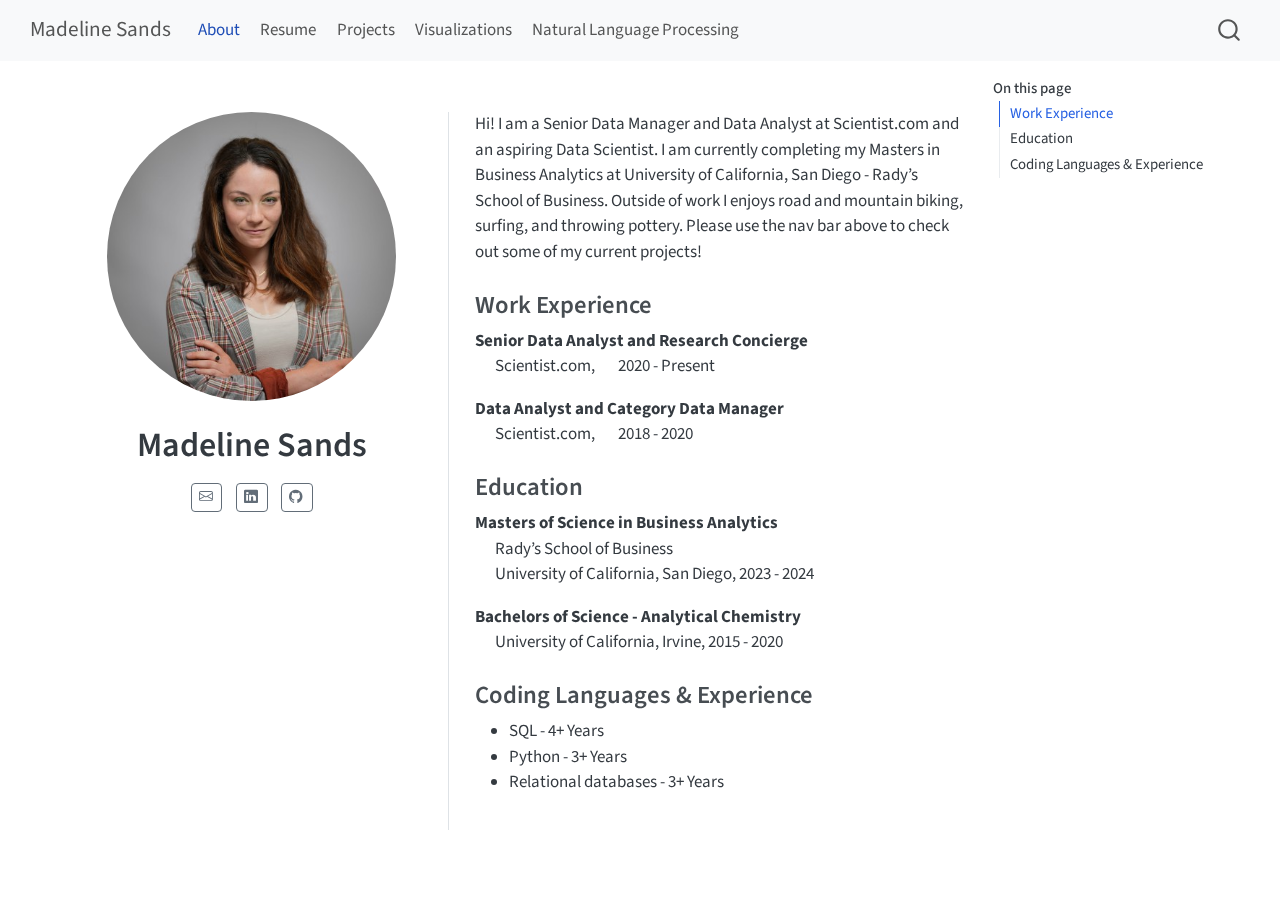
<file: docs/index.html>
<!DOCTYPE html>
<html xmlns="http://www.w3.org/1999/xhtml" lang="en" xml:lang="en"><head>

<meta charset="utf-8">
<meta name="generator" content="quarto-1.4.553">

<meta name="viewport" content="width=device-width, initial-scale=1.0, user-scalable=yes">


<title>Madeline Sands</title>
<style>
code{white-space: pre-wrap;}
span.smallcaps{font-variant: small-caps;}
div.columns{display: flex; gap: min(4vw, 1.5em);}
div.column{flex: auto; overflow-x: auto;}
div.hanging-indent{margin-left: 1.5em; text-indent: -1.5em;}
ul.task-list{list-style: none;}
ul.task-list li input[type="checkbox"] {
  width: 0.8em;
  margin: 0 0.8em 0.2em -1em; /* quarto-specific, see https://github.com/quarto-dev/quarto-cli/issues/4556 */ 
  vertical-align: middle;
}
</style>


<script src="site_libs/quarto-nav/quarto-nav.js"></script>
<script src="site_libs/quarto-nav/headroom.min.js"></script>
<script src="site_libs/clipboard/clipboard.min.js"></script>
<script src="site_libs/quarto-search/autocomplete.umd.js"></script>
<script src="site_libs/quarto-search/fuse.min.js"></script>
<script src="site_libs/quarto-search/quarto-search.js"></script>
<meta name="quarto:offset" content="./">
<link href="./files/favicon-32x32.png" rel="icon" type="image/png">
<script src="site_libs/quarto-html/quarto.js"></script>
<script src="site_libs/quarto-html/popper.min.js"></script>
<script src="site_libs/quarto-html/tippy.umd.min.js"></script>
<link href="site_libs/quarto-html/tippy.css" rel="stylesheet">
<link href="site_libs/quarto-html/quarto-syntax-highlighting.css" rel="stylesheet" id="quarto-text-highlighting-styles">
<script src="site_libs/bootstrap/bootstrap.min.js"></script>
<link href="site_libs/bootstrap/bootstrap-icons.css" rel="stylesheet">
<link href="site_libs/bootstrap/bootstrap.min.css" rel="stylesheet" id="quarto-bootstrap" data-mode="light">
<script id="quarto-search-options" type="application/json">{
  "location": "navbar",
  "copy-button": false,
  "collapse-after": 3,
  "panel-placement": "end",
  "type": "overlay",
  "limit": 50,
  "keyboard-shortcut": [
    "f",
    "/",
    "s"
  ],
  "show-item-context": false,
  "language": {
    "search-no-results-text": "No results",
    "search-matching-documents-text": "matching documents",
    "search-copy-link-title": "Copy link to search",
    "search-hide-matches-text": "Hide additional matches",
    "search-more-match-text": "more match in this document",
    "search-more-matches-text": "more matches in this document",
    "search-clear-button-title": "Clear",
    "search-text-placeholder": "",
    "search-detached-cancel-button-title": "Cancel",
    "search-submit-button-title": "Submit",
    "search-label": "Search"
  }
}</script>


<link rel="stylesheet" href="styles.css">
</head>

<body class="nav-fixed">

<div id="quarto-search-results"></div>
  <header id="quarto-header" class="headroom fixed-top">
    <nav class="navbar navbar-expand-lg " data-bs-theme="dark">
      <div class="navbar-container container-fluid">
      <div class="navbar-brand-container mx-auto">
    <a class="navbar-brand" href="./index.html">
    <span class="navbar-title">Madeline Sands</span>
    </a>
  </div>
            <div id="quarto-search" class="" title="Search"></div>
          <button class="navbar-toggler" type="button" data-bs-toggle="collapse" data-bs-target="#navbarCollapse" aria-controls="navbarCollapse" aria-expanded="false" aria-label="Toggle navigation" onclick="if (window.quartoToggleHeadroom) { window.quartoToggleHeadroom(); }">
  <span class="navbar-toggler-icon"></span>
</button>
          <div class="collapse navbar-collapse" id="navbarCollapse">
            <ul class="navbar-nav navbar-nav-scroll me-auto">
  <li class="nav-item">
    <a class="nav-link active" href="./index.html" aria-current="page"> 
<span class="menu-text">About</span></a>
  </li>  
  <li class="nav-item">
    <a class="nav-link" href="./resume.html"> 
<span class="menu-text">Resume</span></a>
  </li>  
  <li class="nav-item">
    <a class="nav-link" href="./projects.html"> 
<span class="menu-text">Projects</span></a>
  </li>  
  <li class="nav-item">
    <a class="nav-link" href="./visualizations.html"> 
<span class="menu-text">Visualizations</span></a>
  </li>  
  <li class="nav-item">
    <a class="nav-link" href="./nlp.html"> 
<span class="menu-text">Natural Language Processing</span></a>
  </li>  
</ul>
          </div> <!-- /navcollapse -->
          <div class="quarto-navbar-tools">
</div>
      </div> <!-- /container-fluid -->
    </nav>
</header>
<!-- content -->
<div id="quarto-content" class="quarto-container page-columns page-rows-contents page-layout-full page-navbar">
<!-- sidebar -->
<!-- margin-sidebar -->
    <div id="quarto-margin-sidebar" class="sidebar margin-sidebar">
        <nav id="TOC" role="doc-toc" class="toc-active">
    <h2 id="toc-title">On this page</h2>
  <ul>
  <li><a href="#work-experience" id="toc-work-experience" class="nav-link active" data-scroll-target="#work-experience">Work Experience</a></li>
  <li><a href="#education" id="toc-education" class="nav-link" data-scroll-target="#education">Education</a></li>
  <li><a href="#coding-languages-experience" id="toc-coding-languages-experience" class="nav-link" data-scroll-target="#coding-languages-experience">Coding Languages &amp; Experience</a></li>
  </ul>
</nav>
    </div>
<!-- main -->
<div class="quarto-about-trestles content column-page-left">
  <div class="about-entity">
    <img src="files/profile_pic.jpg" class="about-image
  round " style="height: 17em; width: 17em;">
<header id="title-block-header" class="quarto-title-block default">
<div class="quarto-title">
<h1 class="title">Madeline Sands</h1>
</div>
<div class="quarto-title-meta column-page-left">
  </div>
</header>
    <div class="about-links">
  <a href="mailto:m.h.sands2012@gmail.com" class="about-link" rel="" target="">
    <i class="bi bi-envelope"></i>
     <span class="about-link-text"></span>
  </a>
  <a href="https://www.linkedin.com/in/madeline-sands" class="about-link" rel="" target="">
    <i class="bi bi-linkedin"></i>
     <span class="about-link-text"></span>
  </a>
  <a href="https://github.com/rsm-msands" class="about-link" rel="" target="">
    <i class="bi bi-github"></i>
     <span class="about-link-text"></span>
  </a>
</div>
  </div>
  <div class="about-contents"><main class="content column-page-left" id="quarto-document-content">

<div class="bio_section">
<p>Hi! I am a Senior Data Manager and Data Analyst at Scientist.com and an aspiring Data Scientist. I am currently completing my Masters in Business Analytics at University of California, San Diego - Rady’s School of Business. Outside of work I enjoys road and mountain biking, surfing, and throwing pottery. Please use the nav bar above to check out some of my current projects!</p>
</div>
<section id="work-experience" class="level3">
<h3 data-anchor-id="work-experience">Work Experience</h3>
<p><strong>Senior Data Analyst and Research Concierge</strong> <br>   Scientist.com,   2020 - Present</p>
<p><strong>Data Analyst and Category Data Manager</strong> <br>   Scientist.com,   2018 - 2020</p>
</section>
<section id="education" class="level3">
<h3 data-anchor-id="education">Education</h3>
<p><strong>Masters of Science in Business Analytics</strong> <br>   Rady’s School of Business <br>   University of California, San Diego, 2023 - 2024</p>
<p><strong>Bachelors of Science - Analytical Chemistry</strong> <br>   University of California, Irvine, 2015 - 2020</p>
</section>
<section id="coding-languages-experience" class="level3">
<h3 data-anchor-id="coding-languages-experience">Coding Languages &amp; Experience</h3>
<ul>
<li>
SQL - 4+ Years
</li>
<li>
Python - 3+ Years
</li>
<li>
Relational databases - 3+ Years
</li>
</ul>


</section>
</main></div>
</div>
 <!-- /main -->
<script id="quarto-html-after-body" type="application/javascript">
window.document.addEventListener("DOMContentLoaded", function (event) {
  const toggleBodyColorMode = (bsSheetEl) => {
    const mode = bsSheetEl.getAttribute("data-mode");
    const bodyEl = window.document.querySelector("body");
    if (mode === "dark") {
      bodyEl.classList.add("quarto-dark");
      bodyEl.classList.remove("quarto-light");
    } else {
      bodyEl.classList.add("quarto-light");
      bodyEl.classList.remove("quarto-dark");
    }
  }
  const toggleBodyColorPrimary = () => {
    const bsSheetEl = window.document.querySelector("link#quarto-bootstrap");
    if (bsSheetEl) {
      toggleBodyColorMode(bsSheetEl);
    }
  }
  toggleBodyColorPrimary();  
  const isCodeAnnotation = (el) => {
    for (const clz of el.classList) {
      if (clz.startsWith('code-annotation-')) {                     
        return true;
      }
    }
    return false;
  }
  const clipboard = new window.ClipboardJS('.code-copy-button', {
    text: function(trigger) {
      const codeEl = trigger.previousElementSibling.cloneNode(true);
      for (const childEl of codeEl.children) {
        if (isCodeAnnotation(childEl)) {
          childEl.remove();
        }
      }
      return codeEl.innerText;
    }
  });
  clipboard.on('success', function(e) {
    // button target
    const button = e.trigger;
    // don't keep focus
    button.blur();
    // flash "checked"
    button.classList.add('code-copy-button-checked');
    var currentTitle = button.getAttribute("title");
    button.setAttribute("title", "Copied!");
    let tooltip;
    if (window.bootstrap) {
      button.setAttribute("data-bs-toggle", "tooltip");
      button.setAttribute("data-bs-placement", "left");
      button.setAttribute("data-bs-title", "Copied!");
      tooltip = new bootstrap.Tooltip(button, 
        { trigger: "manual", 
          customClass: "code-copy-button-tooltip",
          offset: [0, -8]});
      tooltip.show();    
    }
    setTimeout(function() {
      if (tooltip) {
        tooltip.hide();
        button.removeAttribute("data-bs-title");
        button.removeAttribute("data-bs-toggle");
        button.removeAttribute("data-bs-placement");
      }
      button.setAttribute("title", currentTitle);
      button.classList.remove('code-copy-button-checked');
    }, 1000);
    // clear code selection
    e.clearSelection();
  });
    var localhostRegex = new RegExp(/^(?:http|https):\/\/localhost\:?[0-9]*\//);
    var mailtoRegex = new RegExp(/^mailto:/);
      var filterRegex = new RegExp('/' + window.location.host + '/');
    var isInternal = (href) => {
        return filterRegex.test(href) || localhostRegex.test(href) || mailtoRegex.test(href);
    }
    // Inspect non-navigation links and adorn them if external
 	var links = window.document.querySelectorAll('a[href]:not(.nav-link):not(.navbar-brand):not(.toc-action):not(.sidebar-link):not(.sidebar-item-toggle):not(.pagination-link):not(.no-external):not([aria-hidden]):not(.dropdown-item):not(.quarto-navigation-tool)');
    for (var i=0; i<links.length; i++) {
      const link = links[i];
      if (!isInternal(link.href)) {
        // undo the damage that might have been done by quarto-nav.js in the case of
        // links that we want to consider external
        if (link.dataset.originalHref !== undefined) {
          link.href = link.dataset.originalHref;
        }
      }
    }
  function tippyHover(el, contentFn, onTriggerFn, onUntriggerFn) {
    const config = {
      allowHTML: true,
      maxWidth: 500,
      delay: 100,
      arrow: false,
      appendTo: function(el) {
          return el.parentElement;
      },
      interactive: true,
      interactiveBorder: 10,
      theme: 'quarto',
      placement: 'bottom-start',
    };
    if (contentFn) {
      config.content = contentFn;
    }
    if (onTriggerFn) {
      config.onTrigger = onTriggerFn;
    }
    if (onUntriggerFn) {
      config.onUntrigger = onUntriggerFn;
    }
    window.tippy(el, config); 
  }
  const noterefs = window.document.querySelectorAll('a[role="doc-noteref"]');
  for (var i=0; i<noterefs.length; i++) {
    const ref = noterefs[i];
    tippyHover(ref, function() {
      // use id or data attribute instead here
      let href = ref.getAttribute('data-footnote-href') || ref.getAttribute('href');
      try { href = new URL(href).hash; } catch {}
      const id = href.replace(/^#\/?/, "");
      const note = window.document.getElementById(id);
      if (note) {
        return note.innerHTML;
      } else {
        return "";
      }
    });
  }
  const xrefs = window.document.querySelectorAll('a.quarto-xref');
  const processXRef = (id, note) => {
    // Strip column container classes
    const stripColumnClz = (el) => {
      el.classList.remove("page-full", "page-columns");
      if (el.children) {
        for (const child of el.children) {
          stripColumnClz(child);
        }
      }
    }
    stripColumnClz(note)
    if (id === null || id.startsWith('sec-')) {
      // Special case sections, only their first couple elements
      const container = document.createElement("div");
      if (note.children && note.children.length > 2) {
        container.appendChild(note.children[0].cloneNode(true));
        for (let i = 1; i < note.children.length; i++) {
          const child = note.children[i];
          if (child.tagName === "P" && child.innerText === "") {
            continue;
          } else {
            container.appendChild(child.cloneNode(true));
            break;
          }
        }
        if (window.Quarto?.typesetMath) {
          window.Quarto.typesetMath(container);
        }
        return container.innerHTML
      } else {
        if (window.Quarto?.typesetMath) {
          window.Quarto.typesetMath(note);
        }
        return note.innerHTML;
      }
    } else {
      // Remove any anchor links if they are present
      const anchorLink = note.querySelector('a.anchorjs-link');
      if (anchorLink) {
        anchorLink.remove();
      }
      if (window.Quarto?.typesetMath) {
        window.Quarto.typesetMath(note);
      }
      // TODO in 1.5, we should make sure this works without a callout special case
      if (note.classList.contains("callout")) {
        return note.outerHTML;
      } else {
        return note.innerHTML;
      }
    }
  }
  for (var i=0; i<xrefs.length; i++) {
    const xref = xrefs[i];
    tippyHover(xref, undefined, function(instance) {
      instance.disable();
      let url = xref.getAttribute('href');
      let hash = undefined; 
      if (url.startsWith('#')) {
        hash = url;
      } else {
        try { hash = new URL(url).hash; } catch {}
      }
      if (hash) {
        const id = hash.replace(/^#\/?/, "");
        const note = window.document.getElementById(id);
        if (note !== null) {
          try {
            const html = processXRef(id, note.cloneNode(true));
            instance.setContent(html);
          } finally {
            instance.enable();
            instance.show();
          }
        } else {
          // See if we can fetch this
          fetch(url.split('#')[0])
          .then(res => res.text())
          .then(html => {
            const parser = new DOMParser();
            const htmlDoc = parser.parseFromString(html, "text/html");
            const note = htmlDoc.getElementById(id);
            if (note !== null) {
              const html = processXRef(id, note);
              instance.setContent(html);
            } 
          }).finally(() => {
            instance.enable();
            instance.show();
          });
        }
      } else {
        // See if we can fetch a full url (with no hash to target)
        // This is a special case and we should probably do some content thinning / targeting
        fetch(url)
        .then(res => res.text())
        .then(html => {
          const parser = new DOMParser();
          const htmlDoc = parser.parseFromString(html, "text/html");
          const note = htmlDoc.querySelector('main.content');
          if (note !== null) {
            // This should only happen for chapter cross references
            // (since there is no id in the URL)
            // remove the first header
            if (note.children.length > 0 && note.children[0].tagName === "HEADER") {
              note.children[0].remove();
            }
            const html = processXRef(null, note);
            instance.setContent(html);
          } 
        }).finally(() => {
          instance.enable();
          instance.show();
        });
      }
    }, function(instance) {
    });
  }
      let selectedAnnoteEl;
      const selectorForAnnotation = ( cell, annotation) => {
        let cellAttr = 'data-code-cell="' + cell + '"';
        let lineAttr = 'data-code-annotation="' +  annotation + '"';
        const selector = 'span[' + cellAttr + '][' + lineAttr + ']';
        return selector;
      }
      const selectCodeLines = (annoteEl) => {
        const doc = window.document;
        const targetCell = annoteEl.getAttribute("data-target-cell");
        const targetAnnotation = annoteEl.getAttribute("data-target-annotation");
        const annoteSpan = window.document.querySelector(selectorForAnnotation(targetCell, targetAnnotation));
        const lines = annoteSpan.getAttribute("data-code-lines").split(",");
        const lineIds = lines.map((line) => {
          return targetCell + "-" + line;
        })
        let top = null;
        let height = null;
        let parent = null;
        if (lineIds.length > 0) {
            //compute the position of the single el (top and bottom and make a div)
            const el = window.document.getElementById(lineIds[0]);
            top = el.offsetTop;
            height = el.offsetHeight;
            parent = el.parentElement.parentElement;
          if (lineIds.length > 1) {
            const lastEl = window.document.getElementById(lineIds[lineIds.length - 1]);
            const bottom = lastEl.offsetTop + lastEl.offsetHeight;
            height = bottom - top;
          }
          if (top !== null && height !== null && parent !== null) {
            // cook up a div (if necessary) and position it 
            let div = window.document.getElementById("code-annotation-line-highlight");
            if (div === null) {
              div = window.document.createElement("div");
              div.setAttribute("id", "code-annotation-line-highlight");
              div.style.position = 'absolute';
              parent.appendChild(div);
            }
            div.style.top = top - 2 + "px";
            div.style.height = height + 4 + "px";
            div.style.left = 0;
            let gutterDiv = window.document.getElementById("code-annotation-line-highlight-gutter");
            if (gutterDiv === null) {
              gutterDiv = window.document.createElement("div");
              gutterDiv.setAttribute("id", "code-annotation-line-highlight-gutter");
              gutterDiv.style.position = 'absolute';
              const codeCell = window.document.getElementById(targetCell);
              const gutter = codeCell.querySelector('.code-annotation-gutter');
              gutter.appendChild(gutterDiv);
            }
            gutterDiv.style.top = top - 2 + "px";
            gutterDiv.style.height = height + 4 + "px";
          }
          selectedAnnoteEl = annoteEl;
        }
      };
      const unselectCodeLines = () => {
        const elementsIds = ["code-annotation-line-highlight", "code-annotation-line-highlight-gutter"];
        elementsIds.forEach((elId) => {
          const div = window.document.getElementById(elId);
          if (div) {
            div.remove();
          }
        });
        selectedAnnoteEl = undefined;
      };
        // Handle positioning of the toggle
    window.addEventListener(
      "resize",
      throttle(() => {
        elRect = undefined;
        if (selectedAnnoteEl) {
          selectCodeLines(selectedAnnoteEl);
        }
      }, 10)
    );
    function throttle(fn, ms) {
    let throttle = false;
    let timer;
      return (...args) => {
        if(!throttle) { // first call gets through
            fn.apply(this, args);
            throttle = true;
        } else { // all the others get throttled
            if(timer) clearTimeout(timer); // cancel #2
            timer = setTimeout(() => {
              fn.apply(this, args);
              timer = throttle = false;
            }, ms);
        }
      };
    }
      // Attach click handler to the DT
      const annoteDls = window.document.querySelectorAll('dt[data-target-cell]');
      for (const annoteDlNode of annoteDls) {
        annoteDlNode.addEventListener('click', (event) => {
          const clickedEl = event.target;
          if (clickedEl !== selectedAnnoteEl) {
            unselectCodeLines();
            const activeEl = window.document.querySelector('dt[data-target-cell].code-annotation-active');
            if (activeEl) {
              activeEl.classList.remove('code-annotation-active');
            }
            selectCodeLines(clickedEl);
            clickedEl.classList.add('code-annotation-active');
          } else {
            // Unselect the line
            unselectCodeLines();
            clickedEl.classList.remove('code-annotation-active');
          }
        });
      }
  const findCites = (el) => {
    const parentEl = el.parentElement;
    if (parentEl) {
      const cites = parentEl.dataset.cites;
      if (cites) {
        return {
          el,
          cites: cites.split(' ')
        };
      } else {
        return findCites(el.parentElement)
      }
    } else {
      return undefined;
    }
  };
  var bibliorefs = window.document.querySelectorAll('a[role="doc-biblioref"]');
  for (var i=0; i<bibliorefs.length; i++) {
    const ref = bibliorefs[i];
    const citeInfo = findCites(ref);
    if (citeInfo) {
      tippyHover(citeInfo.el, function() {
        var popup = window.document.createElement('div');
        citeInfo.cites.forEach(function(cite) {
          var citeDiv = window.document.createElement('div');
          citeDiv.classList.add('hanging-indent');
          citeDiv.classList.add('csl-entry');
          var biblioDiv = window.document.getElementById('ref-' + cite);
          if (biblioDiv) {
            citeDiv.innerHTML = biblioDiv.innerHTML;
          }
          popup.appendChild(citeDiv);
        });
        return popup.innerHTML;
      });
    }
  }
});
</script>
</div> <!-- /content -->




</body></html>
</file>
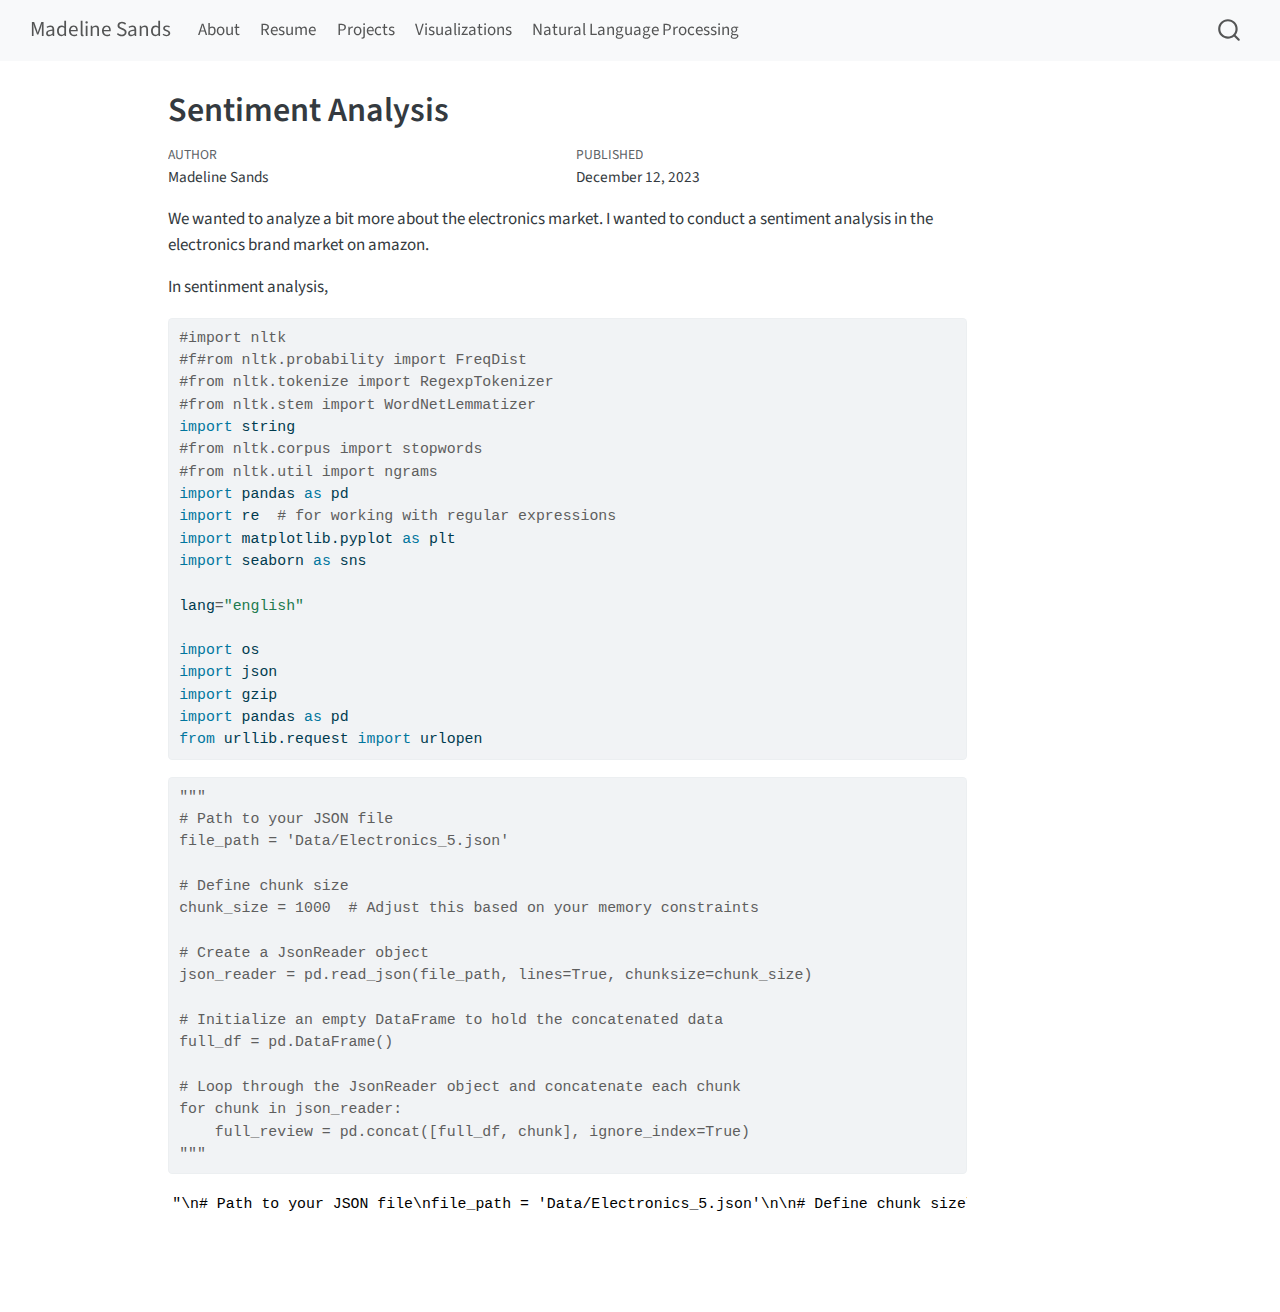
<file: docs/visualizations/index.html>
<!DOCTYPE html>
<html xmlns="http://www.w3.org/1999/xhtml" lang="en" xml:lang="en"><head>

<meta charset="utf-8">
<meta name="generator" content="quarto-1.4.553">

<meta name="viewport" content="width=device-width, initial-scale=1.0, user-scalable=yes">

<meta name="author" content="Madeline Sands">
<meta name="dcterms.date" content="2023-12-12">

<title>Madeline Sands - Sentiment Analysis</title>
<style>
code{white-space: pre-wrap;}
span.smallcaps{font-variant: small-caps;}
div.columns{display: flex; gap: min(4vw, 1.5em);}
div.column{flex: auto; overflow-x: auto;}
div.hanging-indent{margin-left: 1.5em; text-indent: -1.5em;}
ul.task-list{list-style: none;}
ul.task-list li input[type="checkbox"] {
  width: 0.8em;
  margin: 0 0.8em 0.2em -1em; /* quarto-specific, see https://github.com/quarto-dev/quarto-cli/issues/4556 */ 
  vertical-align: middle;
}
/* CSS for syntax highlighting */
pre > code.sourceCode { white-space: pre; position: relative; }
pre > code.sourceCode > span { line-height: 1.25; }
pre > code.sourceCode > span:empty { height: 1.2em; }
.sourceCode { overflow: visible; }
code.sourceCode > span { color: inherit; text-decoration: inherit; }
div.sourceCode { margin: 1em 0; }
pre.sourceCode { margin: 0; }
@media screen {
div.sourceCode { overflow: auto; }
}
@media print {
pre > code.sourceCode { white-space: pre-wrap; }
pre > code.sourceCode > span { text-indent: -5em; padding-left: 5em; }
}
pre.numberSource code
  { counter-reset: source-line 0; }
pre.numberSource code > span
  { position: relative; left: -4em; counter-increment: source-line; }
pre.numberSource code > span > a:first-child::before
  { content: counter(source-line);
    position: relative; left: -1em; text-align: right; vertical-align: baseline;
    border: none; display: inline-block;
    -webkit-touch-callout: none; -webkit-user-select: none;
    -khtml-user-select: none; -moz-user-select: none;
    -ms-user-select: none; user-select: none;
    padding: 0 4px; width: 4em;
  }
pre.numberSource { margin-left: 3em;  padding-left: 4px; }
div.sourceCode
  {   }
@media screen {
pre > code.sourceCode > span > a:first-child::before { text-decoration: underline; }
}
</style>


<script src="../site_libs/quarto-nav/quarto-nav.js"></script>
<script src="../site_libs/quarto-nav/headroom.min.js"></script>
<script src="../site_libs/clipboard/clipboard.min.js"></script>
<script src="../site_libs/quarto-search/autocomplete.umd.js"></script>
<script src="../site_libs/quarto-search/fuse.min.js"></script>
<script src="../site_libs/quarto-search/quarto-search.js"></script>
<meta name="quarto:offset" content="../">
<link href="../files/favicon-32x32.png" rel="icon" type="image/png">
<script src="../site_libs/quarto-html/quarto.js"></script>
<script src="../site_libs/quarto-html/popper.min.js"></script>
<script src="../site_libs/quarto-html/tippy.umd.min.js"></script>
<script src="../site_libs/quarto-html/anchor.min.js"></script>
<link href="../site_libs/quarto-html/tippy.css" rel="stylesheet">
<link href="../site_libs/quarto-html/quarto-syntax-highlighting.css" rel="stylesheet" id="quarto-text-highlighting-styles">
<script src="../site_libs/bootstrap/bootstrap.min.js"></script>
<link href="../site_libs/bootstrap/bootstrap-icons.css" rel="stylesheet">
<link href="../site_libs/bootstrap/bootstrap.min.css" rel="stylesheet" id="quarto-bootstrap" data-mode="light">
<script id="quarto-search-options" type="application/json">{
  "location": "navbar",
  "copy-button": false,
  "collapse-after": 3,
  "panel-placement": "end",
  "type": "overlay",
  "limit": 50,
  "keyboard-shortcut": [
    "f",
    "/",
    "s"
  ],
  "show-item-context": false,
  "language": {
    "search-no-results-text": "No results",
    "search-matching-documents-text": "matching documents",
    "search-copy-link-title": "Copy link to search",
    "search-hide-matches-text": "Hide additional matches",
    "search-more-match-text": "more match in this document",
    "search-more-matches-text": "more matches in this document",
    "search-clear-button-title": "Clear",
    "search-text-placeholder": "",
    "search-detached-cancel-button-title": "Cancel",
    "search-submit-button-title": "Submit",
    "search-label": "Search"
  }
}</script>


<link rel="stylesheet" href="../styles.css">
</head>

<body class="nav-fixed">

<div id="quarto-search-results"></div>
  <header id="quarto-header" class="headroom fixed-top">
    <nav class="navbar navbar-expand-lg " data-bs-theme="dark">
      <div class="navbar-container container-fluid">
      <div class="navbar-brand-container mx-auto">
    <a class="navbar-brand" href="../index.html">
    <span class="navbar-title">Madeline Sands</span>
    </a>
  </div>
            <div id="quarto-search" class="" title="Search"></div>
          <button class="navbar-toggler" type="button" data-bs-toggle="collapse" data-bs-target="#navbarCollapse" aria-controls="navbarCollapse" aria-expanded="false" aria-label="Toggle navigation" onclick="if (window.quartoToggleHeadroom) { window.quartoToggleHeadroom(); }">
  <span class="navbar-toggler-icon"></span>
</button>
          <div class="collapse navbar-collapse" id="navbarCollapse">
            <ul class="navbar-nav navbar-nav-scroll me-auto">
  <li class="nav-item">
    <a class="nav-link" href="../index.html"> 
<span class="menu-text">About</span></a>
  </li>  
  <li class="nav-item">
    <a class="nav-link" href="../resume.html"> 
<span class="menu-text">Resume</span></a>
  </li>  
  <li class="nav-item">
    <a class="nav-link" href="../projects.html"> 
<span class="menu-text">Projects</span></a>
  </li>  
  <li class="nav-item">
    <a class="nav-link" href="../visualizations.html"> 
<span class="menu-text">Visualizations</span></a>
  </li>  
  <li class="nav-item">
    <a class="nav-link" href="../nlp.html"> 
<span class="menu-text">Natural Language Processing</span></a>
  </li>  
</ul>
          </div> <!-- /navcollapse -->
          <div class="quarto-navbar-tools">
</div>
      </div> <!-- /container-fluid -->
    </nav>
</header>
<!-- content -->
<div id="quarto-content" class="quarto-container page-columns page-rows-contents page-layout-article page-navbar">
<!-- sidebar -->
<!-- margin-sidebar -->
    <div id="quarto-margin-sidebar" class="sidebar margin-sidebar">
        
    </div>
<!-- main -->
<main class="content" id="quarto-document-content">

<header id="title-block-header" class="quarto-title-block default">
<div class="quarto-title">
<h1 class="title">Sentiment Analysis</h1>
</div>



<div class="quarto-title-meta">

    <div>
    <div class="quarto-title-meta-heading">Author</div>
    <div class="quarto-title-meta-contents">
             <p>Madeline Sands </p>
          </div>
  </div>
    
    <div>
    <div class="quarto-title-meta-heading">Published</div>
    <div class="quarto-title-meta-contents">
      <p class="date">December 12, 2023</p>
    </div>
  </div>
  
    
  </div>
  


</header>


<p>We wanted to analyze a bit more about the electronics market. I wanted to conduct a sentiment analysis in the electronics brand market on amazon.</p>
<p>In sentinment analysis,</p>
<div id="245f2832" class="cell" data-execution_count="1">
<div class="sourceCode cell-code" id="cb1"><pre class="sourceCode python code-with-copy"><code class="sourceCode python"><span id="cb1-1"><a href="#cb1-1" aria-hidden="true" tabindex="-1"></a><span class="co">#import nltk</span></span>
<span id="cb1-2"><a href="#cb1-2" aria-hidden="true" tabindex="-1"></a><span class="co">#f#rom nltk.probability import FreqDist</span></span>
<span id="cb1-3"><a href="#cb1-3" aria-hidden="true" tabindex="-1"></a><span class="co">#from nltk.tokenize import RegexpTokenizer</span></span>
<span id="cb1-4"><a href="#cb1-4" aria-hidden="true" tabindex="-1"></a><span class="co">#from nltk.stem import WordNetLemmatizer</span></span>
<span id="cb1-5"><a href="#cb1-5" aria-hidden="true" tabindex="-1"></a><span class="im">import</span> string</span>
<span id="cb1-6"><a href="#cb1-6" aria-hidden="true" tabindex="-1"></a><span class="co">#from nltk.corpus import stopwords</span></span>
<span id="cb1-7"><a href="#cb1-7" aria-hidden="true" tabindex="-1"></a><span class="co">#from nltk.util import ngrams</span></span>
<span id="cb1-8"><a href="#cb1-8" aria-hidden="true" tabindex="-1"></a><span class="im">import</span> pandas <span class="im">as</span> pd</span>
<span id="cb1-9"><a href="#cb1-9" aria-hidden="true" tabindex="-1"></a><span class="im">import</span> re  <span class="co"># for working with regular expressions</span></span>
<span id="cb1-10"><a href="#cb1-10" aria-hidden="true" tabindex="-1"></a><span class="im">import</span> matplotlib.pyplot <span class="im">as</span> plt</span>
<span id="cb1-11"><a href="#cb1-11" aria-hidden="true" tabindex="-1"></a><span class="im">import</span> seaborn <span class="im">as</span> sns</span>
<span id="cb1-12"><a href="#cb1-12" aria-hidden="true" tabindex="-1"></a></span>
<span id="cb1-13"><a href="#cb1-13" aria-hidden="true" tabindex="-1"></a>lang<span class="op">=</span><span class="st">"english"</span></span>
<span id="cb1-14"><a href="#cb1-14" aria-hidden="true" tabindex="-1"></a></span>
<span id="cb1-15"><a href="#cb1-15" aria-hidden="true" tabindex="-1"></a><span class="im">import</span> os</span>
<span id="cb1-16"><a href="#cb1-16" aria-hidden="true" tabindex="-1"></a><span class="im">import</span> json</span>
<span id="cb1-17"><a href="#cb1-17" aria-hidden="true" tabindex="-1"></a><span class="im">import</span> gzip</span>
<span id="cb1-18"><a href="#cb1-18" aria-hidden="true" tabindex="-1"></a><span class="im">import</span> pandas <span class="im">as</span> pd</span>
<span id="cb1-19"><a href="#cb1-19" aria-hidden="true" tabindex="-1"></a><span class="im">from</span> urllib.request <span class="im">import</span> urlopen</span></code><button title="Copy to Clipboard" class="code-copy-button"><i class="bi"></i></button></pre></div>
</div>
<div id="359c2ebc" class="cell" data-execution_count="2">
<div class="sourceCode cell-code" id="cb2"><pre class="sourceCode python code-with-copy"><code class="sourceCode python"><span id="cb2-1"><a href="#cb2-1" aria-hidden="true" tabindex="-1"></a><span class="co">"""</span></span>
<span id="cb2-2"><a href="#cb2-2" aria-hidden="true" tabindex="-1"></a><span class="co"># Path to your JSON file</span></span>
<span id="cb2-3"><a href="#cb2-3" aria-hidden="true" tabindex="-1"></a><span class="co">file_path = 'Data/Electronics_5.json'</span></span>
<span id="cb2-4"><a href="#cb2-4" aria-hidden="true" tabindex="-1"></a></span>
<span id="cb2-5"><a href="#cb2-5" aria-hidden="true" tabindex="-1"></a><span class="co"># Define chunk size</span></span>
<span id="cb2-6"><a href="#cb2-6" aria-hidden="true" tabindex="-1"></a><span class="co">chunk_size = 1000  # Adjust this based on your memory constraints</span></span>
<span id="cb2-7"><a href="#cb2-7" aria-hidden="true" tabindex="-1"></a></span>
<span id="cb2-8"><a href="#cb2-8" aria-hidden="true" tabindex="-1"></a><span class="co"># Create a JsonReader object</span></span>
<span id="cb2-9"><a href="#cb2-9" aria-hidden="true" tabindex="-1"></a><span class="co">json_reader = pd.read_json(file_path, lines=True, chunksize=chunk_size)</span></span>
<span id="cb2-10"><a href="#cb2-10" aria-hidden="true" tabindex="-1"></a></span>
<span id="cb2-11"><a href="#cb2-11" aria-hidden="true" tabindex="-1"></a><span class="co"># Initialize an empty DataFrame to hold the concatenated data</span></span>
<span id="cb2-12"><a href="#cb2-12" aria-hidden="true" tabindex="-1"></a><span class="co">full_df = pd.DataFrame()</span></span>
<span id="cb2-13"><a href="#cb2-13" aria-hidden="true" tabindex="-1"></a></span>
<span id="cb2-14"><a href="#cb2-14" aria-hidden="true" tabindex="-1"></a><span class="co"># Loop through the JsonReader object and concatenate each chunk</span></span>
<span id="cb2-15"><a href="#cb2-15" aria-hidden="true" tabindex="-1"></a><span class="co">for chunk in json_reader:</span></span>
<span id="cb2-16"><a href="#cb2-16" aria-hidden="true" tabindex="-1"></a><span class="co">    full_review = pd.concat([full_df, chunk], ignore_index=True)</span></span>
<span id="cb2-17"><a href="#cb2-17" aria-hidden="true" tabindex="-1"></a><span class="co">"""</span></span></code><button title="Copy to Clipboard" class="code-copy-button"><i class="bi"></i></button></pre></div>
<div class="cell-output cell-output-display" data-execution_count="2">
<pre><code>"\n# Path to your JSON file\nfile_path = 'Data/Electronics_5.json'\n\n# Define chunk size\nchunk_size = 1000  # Adjust this based on your memory constraints\n\n# Create a JsonReader object\njson_reader = pd.read_json(file_path, lines=True, chunksize=chunk_size)\n\n# Initialize an empty DataFrame to hold the concatenated data\nfull_df = pd.DataFrame()\n\n# Loop through the JsonReader object and concatenate each chunk\nfor chunk in json_reader:\n    full_review = pd.concat([full_df, chunk], ignore_index=True)\n"</code></pre>
</div>
</div>



</main> <!-- /main -->
<script id="quarto-html-after-body" type="application/javascript">
window.document.addEventListener("DOMContentLoaded", function (event) {
  const toggleBodyColorMode = (bsSheetEl) => {
    const mode = bsSheetEl.getAttribute("data-mode");
    const bodyEl = window.document.querySelector("body");
    if (mode === "dark") {
      bodyEl.classList.add("quarto-dark");
      bodyEl.classList.remove("quarto-light");
    } else {
      bodyEl.classList.add("quarto-light");
      bodyEl.classList.remove("quarto-dark");
    }
  }
  const toggleBodyColorPrimary = () => {
    const bsSheetEl = window.document.querySelector("link#quarto-bootstrap");
    if (bsSheetEl) {
      toggleBodyColorMode(bsSheetEl);
    }
  }
  toggleBodyColorPrimary();  
  const icon = "";
  const anchorJS = new window.AnchorJS();
  anchorJS.options = {
    placement: 'right',
    icon: icon
  };
  anchorJS.add('.anchored');
  const isCodeAnnotation = (el) => {
    for (const clz of el.classList) {
      if (clz.startsWith('code-annotation-')) {                     
        return true;
      }
    }
    return false;
  }
  const clipboard = new window.ClipboardJS('.code-copy-button', {
    text: function(trigger) {
      const codeEl = trigger.previousElementSibling.cloneNode(true);
      for (const childEl of codeEl.children) {
        if (isCodeAnnotation(childEl)) {
          childEl.remove();
        }
      }
      return codeEl.innerText;
    }
  });
  clipboard.on('success', function(e) {
    // button target
    const button = e.trigger;
    // don't keep focus
    button.blur();
    // flash "checked"
    button.classList.add('code-copy-button-checked');
    var currentTitle = button.getAttribute("title");
    button.setAttribute("title", "Copied!");
    let tooltip;
    if (window.bootstrap) {
      button.setAttribute("data-bs-toggle", "tooltip");
      button.setAttribute("data-bs-placement", "left");
      button.setAttribute("data-bs-title", "Copied!");
      tooltip = new bootstrap.Tooltip(button, 
        { trigger: "manual", 
          customClass: "code-copy-button-tooltip",
          offset: [0, -8]});
      tooltip.show();    
    }
    setTimeout(function() {
      if (tooltip) {
        tooltip.hide();
        button.removeAttribute("data-bs-title");
        button.removeAttribute("data-bs-toggle");
        button.removeAttribute("data-bs-placement");
      }
      button.setAttribute("title", currentTitle);
      button.classList.remove('code-copy-button-checked');
    }, 1000);
    // clear code selection
    e.clearSelection();
  });
    var localhostRegex = new RegExp(/^(?:http|https):\/\/localhost\:?[0-9]*\//);
    var mailtoRegex = new RegExp(/^mailto:/);
      var filterRegex = new RegExp('/' + window.location.host + '/');
    var isInternal = (href) => {
        return filterRegex.test(href) || localhostRegex.test(href) || mailtoRegex.test(href);
    }
    // Inspect non-navigation links and adorn them if external
 	var links = window.document.querySelectorAll('a[href]:not(.nav-link):not(.navbar-brand):not(.toc-action):not(.sidebar-link):not(.sidebar-item-toggle):not(.pagination-link):not(.no-external):not([aria-hidden]):not(.dropdown-item):not(.quarto-navigation-tool)');
    for (var i=0; i<links.length; i++) {
      const link = links[i];
      if (!isInternal(link.href)) {
        // undo the damage that might have been done by quarto-nav.js in the case of
        // links that we want to consider external
        if (link.dataset.originalHref !== undefined) {
          link.href = link.dataset.originalHref;
        }
      }
    }
  function tippyHover(el, contentFn, onTriggerFn, onUntriggerFn) {
    const config = {
      allowHTML: true,
      maxWidth: 500,
      delay: 100,
      arrow: false,
      appendTo: function(el) {
          return el.parentElement;
      },
      interactive: true,
      interactiveBorder: 10,
      theme: 'quarto',
      placement: 'bottom-start',
    };
    if (contentFn) {
      config.content = contentFn;
    }
    if (onTriggerFn) {
      config.onTrigger = onTriggerFn;
    }
    if (onUntriggerFn) {
      config.onUntrigger = onUntriggerFn;
    }
    window.tippy(el, config); 
  }
  const noterefs = window.document.querySelectorAll('a[role="doc-noteref"]');
  for (var i=0; i<noterefs.length; i++) {
    const ref = noterefs[i];
    tippyHover(ref, function() {
      // use id or data attribute instead here
      let href = ref.getAttribute('data-footnote-href') || ref.getAttribute('href');
      try { href = new URL(href).hash; } catch {}
      const id = href.replace(/^#\/?/, "");
      const note = window.document.getElementById(id);
      if (note) {
        return note.innerHTML;
      } else {
        return "";
      }
    });
  }
  const xrefs = window.document.querySelectorAll('a.quarto-xref');
  const processXRef = (id, note) => {
    // Strip column container classes
    const stripColumnClz = (el) => {
      el.classList.remove("page-full", "page-columns");
      if (el.children) {
        for (const child of el.children) {
          stripColumnClz(child);
        }
      }
    }
    stripColumnClz(note)
    if (id === null || id.startsWith('sec-')) {
      // Special case sections, only their first couple elements
      const container = document.createElement("div");
      if (note.children && note.children.length > 2) {
        container.appendChild(note.children[0].cloneNode(true));
        for (let i = 1; i < note.children.length; i++) {
          const child = note.children[i];
          if (child.tagName === "P" && child.innerText === "") {
            continue;
          } else {
            container.appendChild(child.cloneNode(true));
            break;
          }
        }
        if (window.Quarto?.typesetMath) {
          window.Quarto.typesetMath(container);
        }
        return container.innerHTML
      } else {
        if (window.Quarto?.typesetMath) {
          window.Quarto.typesetMath(note);
        }
        return note.innerHTML;
      }
    } else {
      // Remove any anchor links if they are present
      const anchorLink = note.querySelector('a.anchorjs-link');
      if (anchorLink) {
        anchorLink.remove();
      }
      if (window.Quarto?.typesetMath) {
        window.Quarto.typesetMath(note);
      }
      // TODO in 1.5, we should make sure this works without a callout special case
      if (note.classList.contains("callout")) {
        return note.outerHTML;
      } else {
        return note.innerHTML;
      }
    }
  }
  for (var i=0; i<xrefs.length; i++) {
    const xref = xrefs[i];
    tippyHover(xref, undefined, function(instance) {
      instance.disable();
      let url = xref.getAttribute('href');
      let hash = undefined; 
      if (url.startsWith('#')) {
        hash = url;
      } else {
        try { hash = new URL(url).hash; } catch {}
      }
      if (hash) {
        const id = hash.replace(/^#\/?/, "");
        const note = window.document.getElementById(id);
        if (note !== null) {
          try {
            const html = processXRef(id, note.cloneNode(true));
            instance.setContent(html);
          } finally {
            instance.enable();
            instance.show();
          }
        } else {
          // See if we can fetch this
          fetch(url.split('#')[0])
          .then(res => res.text())
          .then(html => {
            const parser = new DOMParser();
            const htmlDoc = parser.parseFromString(html, "text/html");
            const note = htmlDoc.getElementById(id);
            if (note !== null) {
              const html = processXRef(id, note);
              instance.setContent(html);
            } 
          }).finally(() => {
            instance.enable();
            instance.show();
          });
        }
      } else {
        // See if we can fetch a full url (with no hash to target)
        // This is a special case and we should probably do some content thinning / targeting
        fetch(url)
        .then(res => res.text())
        .then(html => {
          const parser = new DOMParser();
          const htmlDoc = parser.parseFromString(html, "text/html");
          const note = htmlDoc.querySelector('main.content');
          if (note !== null) {
            // This should only happen for chapter cross references
            // (since there is no id in the URL)
            // remove the first header
            if (note.children.length > 0 && note.children[0].tagName === "HEADER") {
              note.children[0].remove();
            }
            const html = processXRef(null, note);
            instance.setContent(html);
          } 
        }).finally(() => {
          instance.enable();
          instance.show();
        });
      }
    }, function(instance) {
    });
  }
      let selectedAnnoteEl;
      const selectorForAnnotation = ( cell, annotation) => {
        let cellAttr = 'data-code-cell="' + cell + '"';
        let lineAttr = 'data-code-annotation="' +  annotation + '"';
        const selector = 'span[' + cellAttr + '][' + lineAttr + ']';
        return selector;
      }
      const selectCodeLines = (annoteEl) => {
        const doc = window.document;
        const targetCell = annoteEl.getAttribute("data-target-cell");
        const targetAnnotation = annoteEl.getAttribute("data-target-annotation");
        const annoteSpan = window.document.querySelector(selectorForAnnotation(targetCell, targetAnnotation));
        const lines = annoteSpan.getAttribute("data-code-lines").split(",");
        const lineIds = lines.map((line) => {
          return targetCell + "-" + line;
        })
        let top = null;
        let height = null;
        let parent = null;
        if (lineIds.length > 0) {
            //compute the position of the single el (top and bottom and make a div)
            const el = window.document.getElementById(lineIds[0]);
            top = el.offsetTop;
            height = el.offsetHeight;
            parent = el.parentElement.parentElement;
          if (lineIds.length > 1) {
            const lastEl = window.document.getElementById(lineIds[lineIds.length - 1]);
            const bottom = lastEl.offsetTop + lastEl.offsetHeight;
            height = bottom - top;
          }
          if (top !== null && height !== null && parent !== null) {
            // cook up a div (if necessary) and position it 
            let div = window.document.getElementById("code-annotation-line-highlight");
            if (div === null) {
              div = window.document.createElement("div");
              div.setAttribute("id", "code-annotation-line-highlight");
              div.style.position = 'absolute';
              parent.appendChild(div);
            }
            div.style.top = top - 2 + "px";
            div.style.height = height + 4 + "px";
            div.style.left = 0;
            let gutterDiv = window.document.getElementById("code-annotation-line-highlight-gutter");
            if (gutterDiv === null) {
              gutterDiv = window.document.createElement("div");
              gutterDiv.setAttribute("id", "code-annotation-line-highlight-gutter");
              gutterDiv.style.position = 'absolute';
              const codeCell = window.document.getElementById(targetCell);
              const gutter = codeCell.querySelector('.code-annotation-gutter');
              gutter.appendChild(gutterDiv);
            }
            gutterDiv.style.top = top - 2 + "px";
            gutterDiv.style.height = height + 4 + "px";
          }
          selectedAnnoteEl = annoteEl;
        }
      };
      const unselectCodeLines = () => {
        const elementsIds = ["code-annotation-line-highlight", "code-annotation-line-highlight-gutter"];
        elementsIds.forEach((elId) => {
          const div = window.document.getElementById(elId);
          if (div) {
            div.remove();
          }
        });
        selectedAnnoteEl = undefined;
      };
        // Handle positioning of the toggle
    window.addEventListener(
      "resize",
      throttle(() => {
        elRect = undefined;
        if (selectedAnnoteEl) {
          selectCodeLines(selectedAnnoteEl);
        }
      }, 10)
    );
    function throttle(fn, ms) {
    let throttle = false;
    let timer;
      return (...args) => {
        if(!throttle) { // first call gets through
            fn.apply(this, args);
            throttle = true;
        } else { // all the others get throttled
            if(timer) clearTimeout(timer); // cancel #2
            timer = setTimeout(() => {
              fn.apply(this, args);
              timer = throttle = false;
            }, ms);
        }
      };
    }
      // Attach click handler to the DT
      const annoteDls = window.document.querySelectorAll('dt[data-target-cell]');
      for (const annoteDlNode of annoteDls) {
        annoteDlNode.addEventListener('click', (event) => {
          const clickedEl = event.target;
          if (clickedEl !== selectedAnnoteEl) {
            unselectCodeLines();
            const activeEl = window.document.querySelector('dt[data-target-cell].code-annotation-active');
            if (activeEl) {
              activeEl.classList.remove('code-annotation-active');
            }
            selectCodeLines(clickedEl);
            clickedEl.classList.add('code-annotation-active');
          } else {
            // Unselect the line
            unselectCodeLines();
            clickedEl.classList.remove('code-annotation-active');
          }
        });
      }
  const findCites = (el) => {
    const parentEl = el.parentElement;
    if (parentEl) {
      const cites = parentEl.dataset.cites;
      if (cites) {
        return {
          el,
          cites: cites.split(' ')
        };
      } else {
        return findCites(el.parentElement)
      }
    } else {
      return undefined;
    }
  };
  var bibliorefs = window.document.querySelectorAll('a[role="doc-biblioref"]');
  for (var i=0; i<bibliorefs.length; i++) {
    const ref = bibliorefs[i];
    const citeInfo = findCites(ref);
    if (citeInfo) {
      tippyHover(citeInfo.el, function() {
        var popup = window.document.createElement('div');
        citeInfo.cites.forEach(function(cite) {
          var citeDiv = window.document.createElement('div');
          citeDiv.classList.add('hanging-indent');
          citeDiv.classList.add('csl-entry');
          var biblioDiv = window.document.getElementById('ref-' + cite);
          if (biblioDiv) {
            citeDiv.innerHTML = biblioDiv.innerHTML;
          }
          popup.appendChild(citeDiv);
        });
        return popup.innerHTML;
      });
    }
  }
});
</script>
</div> <!-- /content -->




</body></html>
</file>
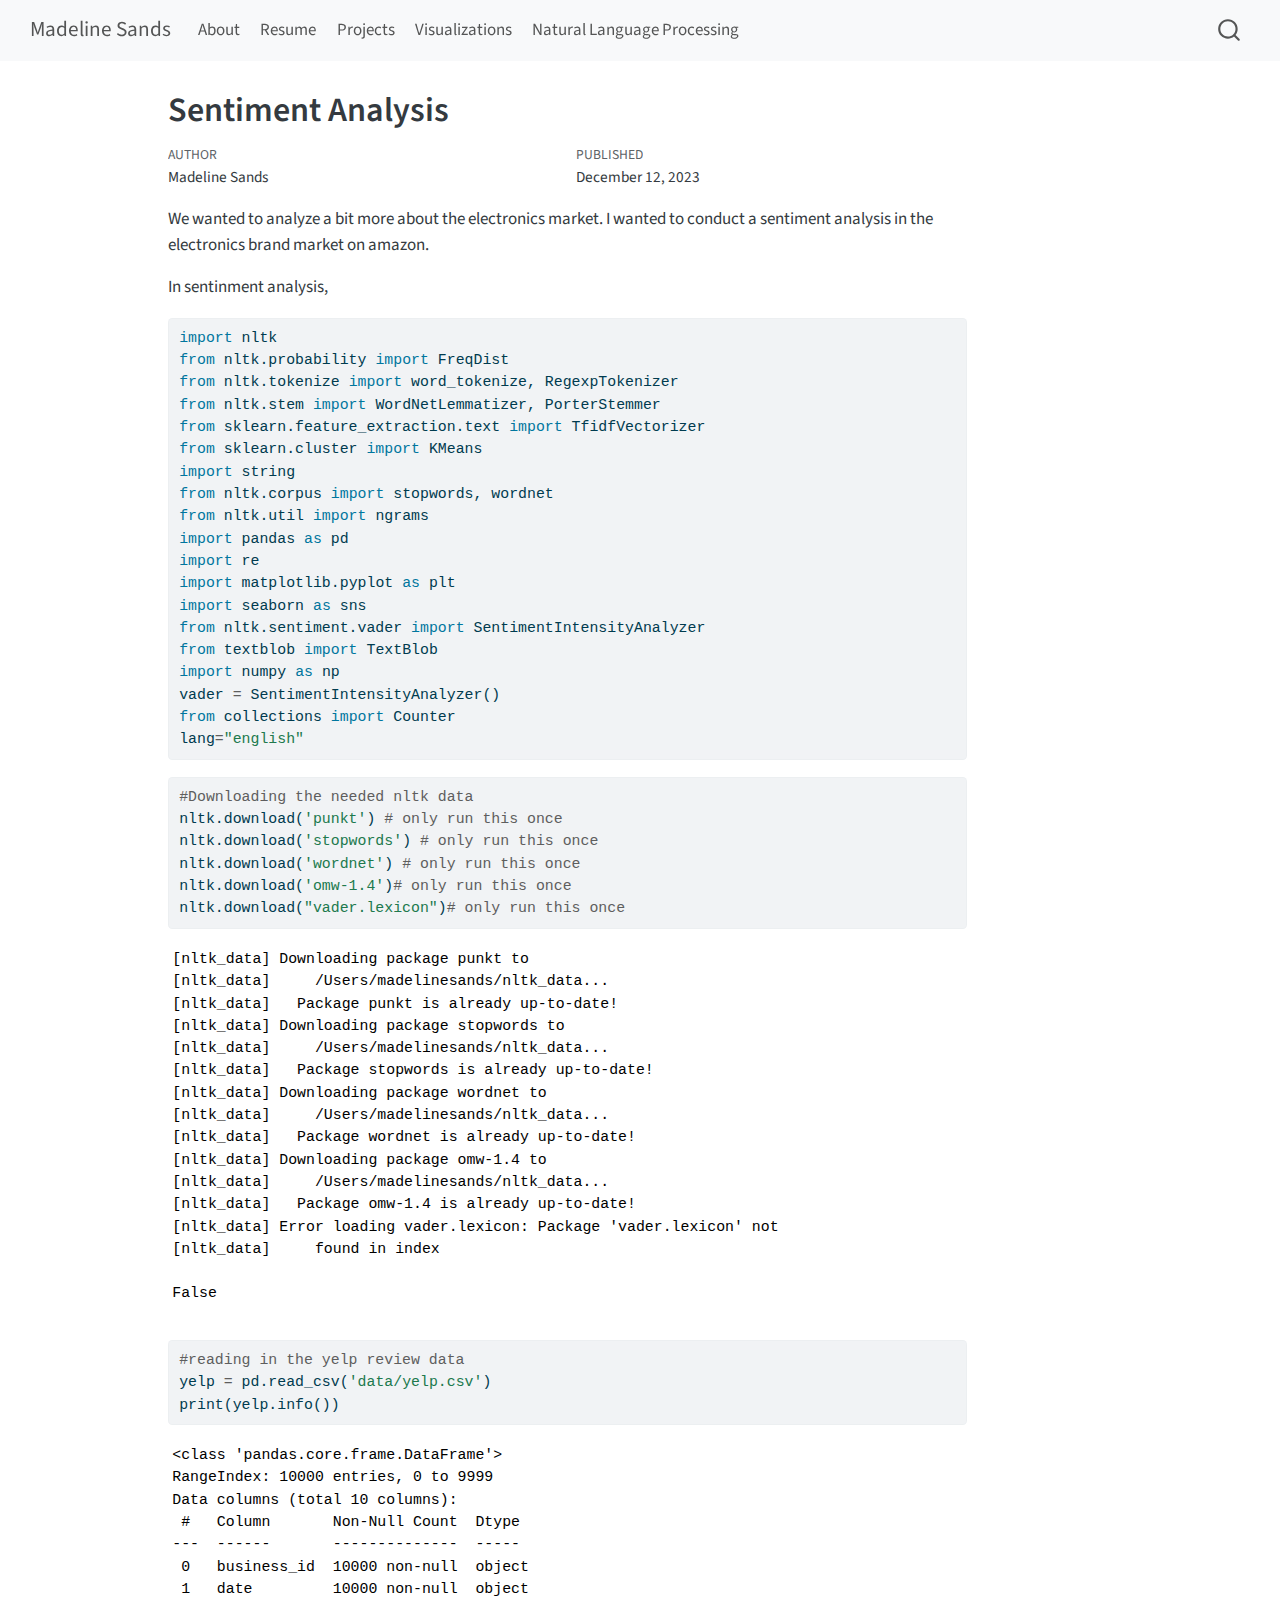
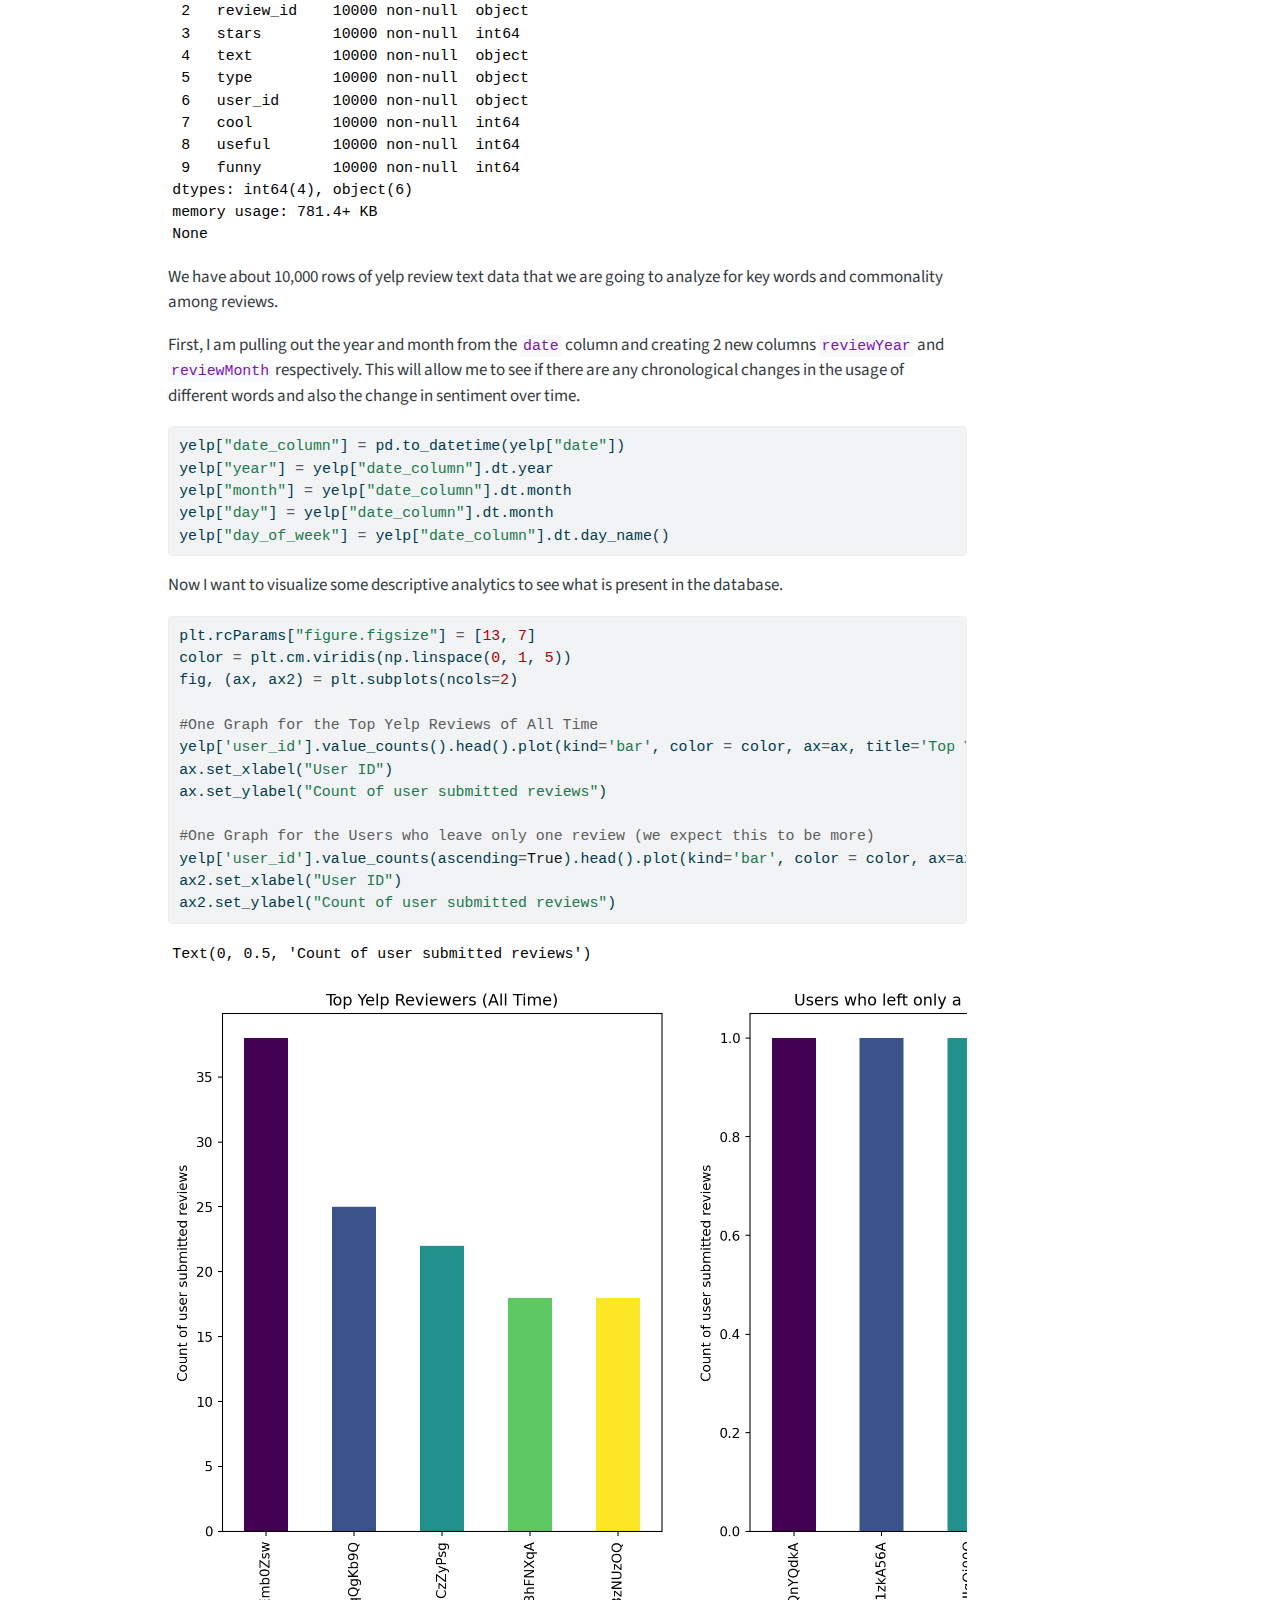
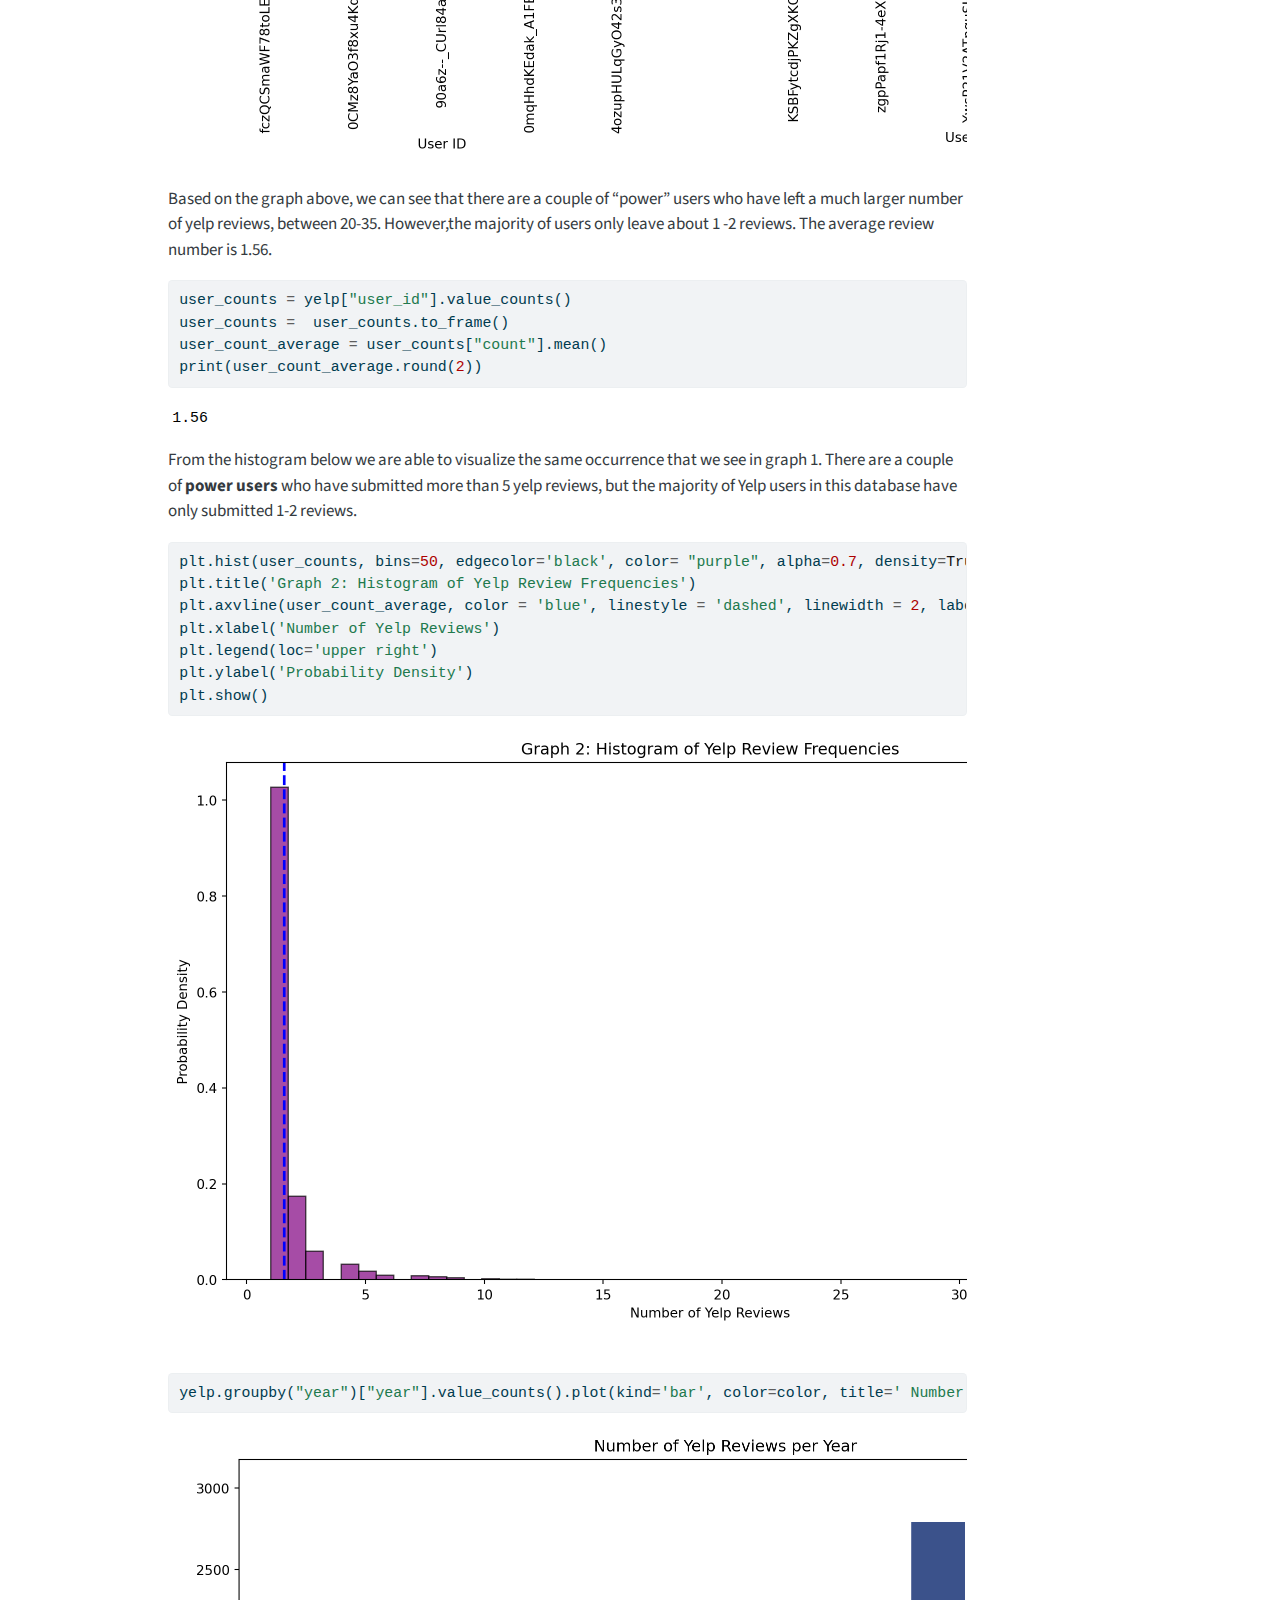
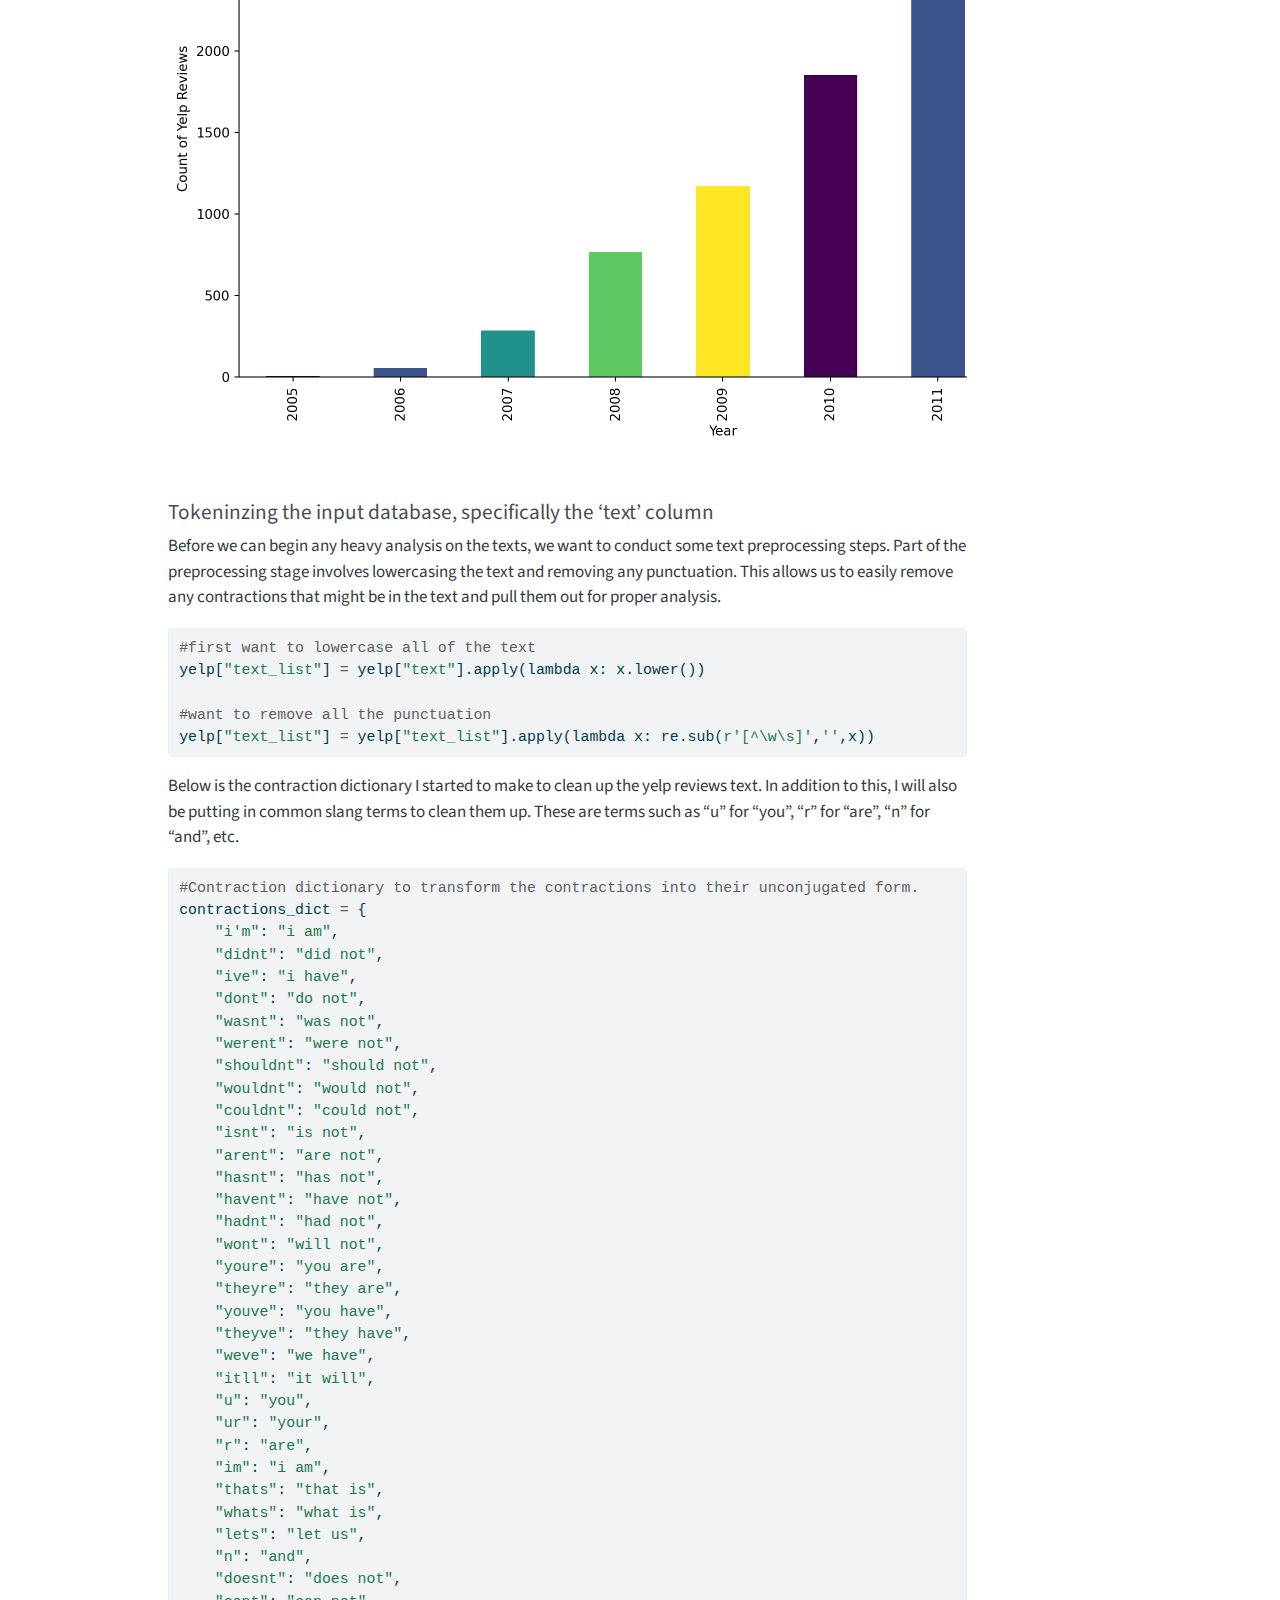
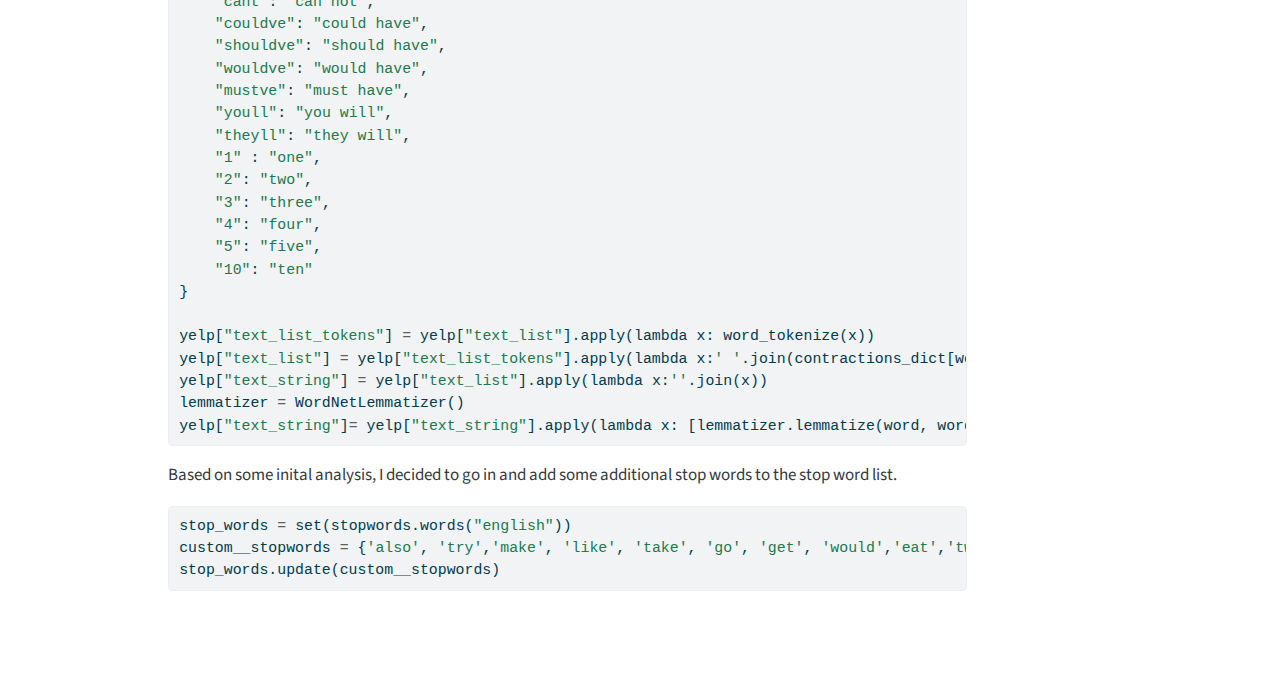
<file: docs/unstructured_data_projects/project1/index.html>
<!DOCTYPE html>
<html xmlns="http://www.w3.org/1999/xhtml" lang="en" xml:lang="en"><head>

<meta charset="utf-8">
<meta name="generator" content="quarto-1.4.553">

<meta name="viewport" content="width=device-width, initial-scale=1.0, user-scalable=yes">

<meta name="author" content="Madeline Sands">
<meta name="dcterms.date" content="2023-12-12">

<title>Madeline Sands - Sentiment Analysis</title>
<style>
code{white-space: pre-wrap;}
span.smallcaps{font-variant: small-caps;}
div.columns{display: flex; gap: min(4vw, 1.5em);}
div.column{flex: auto; overflow-x: auto;}
div.hanging-indent{margin-left: 1.5em; text-indent: -1.5em;}
ul.task-list{list-style: none;}
ul.task-list li input[type="checkbox"] {
  width: 0.8em;
  margin: 0 0.8em 0.2em -1em; /* quarto-specific, see https://github.com/quarto-dev/quarto-cli/issues/4556 */ 
  vertical-align: middle;
}
/* CSS for syntax highlighting */
pre > code.sourceCode { white-space: pre; position: relative; }
pre > code.sourceCode > span { line-height: 1.25; }
pre > code.sourceCode > span:empty { height: 1.2em; }
.sourceCode { overflow: visible; }
code.sourceCode > span { color: inherit; text-decoration: inherit; }
div.sourceCode { margin: 1em 0; }
pre.sourceCode { margin: 0; }
@media screen {
div.sourceCode { overflow: auto; }
}
@media print {
pre > code.sourceCode { white-space: pre-wrap; }
pre > code.sourceCode > span { text-indent: -5em; padding-left: 5em; }
}
pre.numberSource code
  { counter-reset: source-line 0; }
pre.numberSource code > span
  { position: relative; left: -4em; counter-increment: source-line; }
pre.numberSource code > span > a:first-child::before
  { content: counter(source-line);
    position: relative; left: -1em; text-align: right; vertical-align: baseline;
    border: none; display: inline-block;
    -webkit-touch-callout: none; -webkit-user-select: none;
    -khtml-user-select: none; -moz-user-select: none;
    -ms-user-select: none; user-select: none;
    padding: 0 4px; width: 4em;
  }
pre.numberSource { margin-left: 3em;  padding-left: 4px; }
div.sourceCode
  {   }
@media screen {
pre > code.sourceCode > span > a:first-child::before { text-decoration: underline; }
}
</style>


<script src="../../site_libs/quarto-nav/quarto-nav.js"></script>
<script src="../../site_libs/quarto-nav/headroom.min.js"></script>
<script src="../../site_libs/clipboard/clipboard.min.js"></script>
<script src="../../site_libs/quarto-search/autocomplete.umd.js"></script>
<script src="../../site_libs/quarto-search/fuse.min.js"></script>
<script src="../../site_libs/quarto-search/quarto-search.js"></script>
<meta name="quarto:offset" content="../../">
<link href="../../files/favicon-32x32.png" rel="icon" type="image/png">
<script src="../../site_libs/quarto-html/quarto.js"></script>
<script src="../../site_libs/quarto-html/popper.min.js"></script>
<script src="../../site_libs/quarto-html/tippy.umd.min.js"></script>
<script src="../../site_libs/quarto-html/anchor.min.js"></script>
<link href="../../site_libs/quarto-html/tippy.css" rel="stylesheet">
<link href="../../site_libs/quarto-html/quarto-syntax-highlighting.css" rel="stylesheet" id="quarto-text-highlighting-styles">
<script src="../../site_libs/bootstrap/bootstrap.min.js"></script>
<link href="../../site_libs/bootstrap/bootstrap-icons.css" rel="stylesheet">
<link href="../../site_libs/bootstrap/bootstrap.min.css" rel="stylesheet" id="quarto-bootstrap" data-mode="light">
<script id="quarto-search-options" type="application/json">{
  "location": "navbar",
  "copy-button": false,
  "collapse-after": 3,
  "panel-placement": "end",
  "type": "overlay",
  "limit": 50,
  "keyboard-shortcut": [
    "f",
    "/",
    "s"
  ],
  "show-item-context": false,
  "language": {
    "search-no-results-text": "No results",
    "search-matching-documents-text": "matching documents",
    "search-copy-link-title": "Copy link to search",
    "search-hide-matches-text": "Hide additional matches",
    "search-more-match-text": "more match in this document",
    "search-more-matches-text": "more matches in this document",
    "search-clear-button-title": "Clear",
    "search-text-placeholder": "",
    "search-detached-cancel-button-title": "Cancel",
    "search-submit-button-title": "Submit",
    "search-label": "Search"
  }
}</script>


<link rel="stylesheet" href="../../styles.css">
</head>

<body class="nav-fixed">

<div id="quarto-search-results"></div>
  <header id="quarto-header" class="headroom fixed-top">
    <nav class="navbar navbar-expand-lg " data-bs-theme="dark">
      <div class="navbar-container container-fluid">
      <div class="navbar-brand-container mx-auto">
    <a class="navbar-brand" href="../../index.html">
    <span class="navbar-title">Madeline Sands</span>
    </a>
  </div>
            <div id="quarto-search" class="" title="Search"></div>
          <button class="navbar-toggler" type="button" data-bs-toggle="collapse" data-bs-target="#navbarCollapse" aria-controls="navbarCollapse" aria-expanded="false" aria-label="Toggle navigation" onclick="if (window.quartoToggleHeadroom) { window.quartoToggleHeadroom(); }">
  <span class="navbar-toggler-icon"></span>
</button>
          <div class="collapse navbar-collapse" id="navbarCollapse">
            <ul class="navbar-nav navbar-nav-scroll me-auto">
  <li class="nav-item">
    <a class="nav-link" href="../../index.html"> 
<span class="menu-text">About</span></a>
  </li>  
  <li class="nav-item">
    <a class="nav-link" href="../../resume.html"> 
<span class="menu-text">Resume</span></a>
  </li>  
  <li class="nav-item">
    <a class="nav-link" href="../../projects.html"> 
<span class="menu-text">Projects</span></a>
  </li>  
  <li class="nav-item">
    <a class="nav-link" href="../../visualizations.html"> 
<span class="menu-text">Visualizations</span></a>
  </li>  
  <li class="nav-item">
    <a class="nav-link" href="../../nlp.html"> 
<span class="menu-text">Natural Language Processing</span></a>
  </li>  
</ul>
          </div> <!-- /navcollapse -->
          <div class="quarto-navbar-tools">
</div>
      </div> <!-- /container-fluid -->
    </nav>
</header>
<!-- content -->
<div id="quarto-content" class="quarto-container page-columns page-rows-contents page-layout-article page-navbar">
<!-- sidebar -->
<!-- margin-sidebar -->
    <div id="quarto-margin-sidebar" class="sidebar margin-sidebar">
        
    </div>
<!-- main -->
<main class="content" id="quarto-document-content">

<header id="title-block-header" class="quarto-title-block default">
<div class="quarto-title">
<h1 class="title">Sentiment Analysis</h1>
</div>



<div class="quarto-title-meta">

    <div>
    <div class="quarto-title-meta-heading">Author</div>
    <div class="quarto-title-meta-contents">
             <p>Madeline Sands </p>
          </div>
  </div>
    
    <div>
    <div class="quarto-title-meta-heading">Published</div>
    <div class="quarto-title-meta-contents">
      <p class="date">December 12, 2023</p>
    </div>
  </div>
  
    
  </div>
  


</header>


<p>We wanted to analyze a bit more about the electronics market. I wanted to conduct a sentiment analysis in the electronics brand market on amazon.</p>
<p>In sentinment analysis,</p>
<div id="07c6bc61" class="cell" data-execution_count="1">
<div class="sourceCode cell-code" id="cb1"><pre class="sourceCode python code-with-copy"><code class="sourceCode python"><span id="cb1-1"><a href="#cb1-1" aria-hidden="true" tabindex="-1"></a><span class="im">import</span> nltk</span>
<span id="cb1-2"><a href="#cb1-2" aria-hidden="true" tabindex="-1"></a><span class="im">from</span> nltk.probability <span class="im">import</span> FreqDist</span>
<span id="cb1-3"><a href="#cb1-3" aria-hidden="true" tabindex="-1"></a><span class="im">from</span> nltk.tokenize <span class="im">import</span> word_tokenize, RegexpTokenizer</span>
<span id="cb1-4"><a href="#cb1-4" aria-hidden="true" tabindex="-1"></a><span class="im">from</span> nltk.stem <span class="im">import</span> WordNetLemmatizer, PorterStemmer</span>
<span id="cb1-5"><a href="#cb1-5" aria-hidden="true" tabindex="-1"></a><span class="im">from</span> sklearn.feature_extraction.text <span class="im">import</span> TfidfVectorizer</span>
<span id="cb1-6"><a href="#cb1-6" aria-hidden="true" tabindex="-1"></a><span class="im">from</span> sklearn.cluster <span class="im">import</span> KMeans</span>
<span id="cb1-7"><a href="#cb1-7" aria-hidden="true" tabindex="-1"></a><span class="im">import</span> string</span>
<span id="cb1-8"><a href="#cb1-8" aria-hidden="true" tabindex="-1"></a><span class="im">from</span> nltk.corpus <span class="im">import</span> stopwords, wordnet</span>
<span id="cb1-9"><a href="#cb1-9" aria-hidden="true" tabindex="-1"></a><span class="im">from</span> nltk.util <span class="im">import</span> ngrams</span>
<span id="cb1-10"><a href="#cb1-10" aria-hidden="true" tabindex="-1"></a><span class="im">import</span> pandas <span class="im">as</span> pd</span>
<span id="cb1-11"><a href="#cb1-11" aria-hidden="true" tabindex="-1"></a><span class="im">import</span> re </span>
<span id="cb1-12"><a href="#cb1-12" aria-hidden="true" tabindex="-1"></a><span class="im">import</span> matplotlib.pyplot <span class="im">as</span> plt</span>
<span id="cb1-13"><a href="#cb1-13" aria-hidden="true" tabindex="-1"></a><span class="im">import</span> seaborn <span class="im">as</span> sns</span>
<span id="cb1-14"><a href="#cb1-14" aria-hidden="true" tabindex="-1"></a><span class="im">from</span> nltk.sentiment.vader <span class="im">import</span> SentimentIntensityAnalyzer</span>
<span id="cb1-15"><a href="#cb1-15" aria-hidden="true" tabindex="-1"></a><span class="im">from</span> textblob <span class="im">import</span> TextBlob</span>
<span id="cb1-16"><a href="#cb1-16" aria-hidden="true" tabindex="-1"></a><span class="im">import</span> numpy <span class="im">as</span> np</span>
<span id="cb1-17"><a href="#cb1-17" aria-hidden="true" tabindex="-1"></a>vader <span class="op">=</span> SentimentIntensityAnalyzer()</span>
<span id="cb1-18"><a href="#cb1-18" aria-hidden="true" tabindex="-1"></a><span class="im">from</span> collections <span class="im">import</span> Counter</span>
<span id="cb1-19"><a href="#cb1-19" aria-hidden="true" tabindex="-1"></a>lang<span class="op">=</span><span class="st">"english"</span></span></code><button title="Copy to Clipboard" class="code-copy-button"><i class="bi"></i></button></pre></div>
</div>
<div id="7dee9676" class="cell" data-execution_count="2">
<div class="sourceCode cell-code" id="cb2"><pre class="sourceCode python code-with-copy"><code class="sourceCode python"><span id="cb2-1"><a href="#cb2-1" aria-hidden="true" tabindex="-1"></a><span class="co">#Downloading the needed nltk data</span></span>
<span id="cb2-2"><a href="#cb2-2" aria-hidden="true" tabindex="-1"></a>nltk.download(<span class="st">'punkt'</span>) <span class="co"># only run this once</span></span>
<span id="cb2-3"><a href="#cb2-3" aria-hidden="true" tabindex="-1"></a>nltk.download(<span class="st">'stopwords'</span>) <span class="co"># only run this once</span></span>
<span id="cb2-4"><a href="#cb2-4" aria-hidden="true" tabindex="-1"></a>nltk.download(<span class="st">'wordnet'</span>) <span class="co"># only run this once</span></span>
<span id="cb2-5"><a href="#cb2-5" aria-hidden="true" tabindex="-1"></a>nltk.download(<span class="st">'omw-1.4'</span>)<span class="co"># only run this once</span></span>
<span id="cb2-6"><a href="#cb2-6" aria-hidden="true" tabindex="-1"></a>nltk.download(<span class="st">"vader.lexicon"</span>)<span class="co"># only run this once</span></span></code><button title="Copy to Clipboard" class="code-copy-button"><i class="bi"></i></button></pre></div>
<div class="cell-output cell-output-stderr">
<pre><code>[nltk_data] Downloading package punkt to
[nltk_data]     /Users/madelinesands/nltk_data...
[nltk_data]   Package punkt is already up-to-date!
[nltk_data] Downloading package stopwords to
[nltk_data]     /Users/madelinesands/nltk_data...
[nltk_data]   Package stopwords is already up-to-date!
[nltk_data] Downloading package wordnet to
[nltk_data]     /Users/madelinesands/nltk_data...
[nltk_data]   Package wordnet is already up-to-date!
[nltk_data] Downloading package omw-1.4 to
[nltk_data]     /Users/madelinesands/nltk_data...
[nltk_data]   Package omw-1.4 is already up-to-date!
[nltk_data] Error loading vader.lexicon: Package 'vader.lexicon' not
[nltk_data]     found in index</code></pre>
</div>
<div class="cell-output cell-output-display" data-execution_count="2">
<pre><code>False</code></pre>
</div>
</div>
<div id="9237f633" class="cell" data-execution_count="3">
<div class="sourceCode cell-code" id="cb5"><pre class="sourceCode python code-with-copy"><code class="sourceCode python"><span id="cb5-1"><a href="#cb5-1" aria-hidden="true" tabindex="-1"></a><span class="co">#reading in the yelp review data</span></span>
<span id="cb5-2"><a href="#cb5-2" aria-hidden="true" tabindex="-1"></a>yelp <span class="op">=</span> pd.read_csv(<span class="st">'data/yelp.csv'</span>)</span>
<span id="cb5-3"><a href="#cb5-3" aria-hidden="true" tabindex="-1"></a><span class="bu">print</span>(yelp.info())</span></code><button title="Copy to Clipboard" class="code-copy-button"><i class="bi"></i></button></pre></div>
<div class="cell-output cell-output-stdout">
<pre><code>&lt;class 'pandas.core.frame.DataFrame'&gt;
RangeIndex: 10000 entries, 0 to 9999
Data columns (total 10 columns):
 #   Column       Non-Null Count  Dtype 
---  ------       --------------  ----- 
 0   business_id  10000 non-null  object
 1   date         10000 non-null  object
 2   review_id    10000 non-null  object
 3   stars        10000 non-null  int64 
 4   text         10000 non-null  object
 5   type         10000 non-null  object
 6   user_id      10000 non-null  object
 7   cool         10000 non-null  int64 
 8   useful       10000 non-null  int64 
 9   funny        10000 non-null  int64 
dtypes: int64(4), object(6)
memory usage: 781.4+ KB
None</code></pre>
</div>
</div>
<p>We have about 10,000 rows of yelp review text data that we are going to analyze for key words and commonality among reviews.</p>
<p>First, I am pulling out the year and month from the <code>date</code> column and creating 2 new columns <code>reviewYear</code> and <code>reviewMonth</code> respectively. This will allow me to see if there are any chronological changes in the usage of different words and also the change in sentiment over time.</p>
<div id="18cf3ade" class="cell" data-execution_count="4">
<div class="sourceCode cell-code" id="cb7"><pre class="sourceCode python code-with-copy"><code class="sourceCode python"><span id="cb7-1"><a href="#cb7-1" aria-hidden="true" tabindex="-1"></a>yelp[<span class="st">"date_column"</span>] <span class="op">=</span> pd.to_datetime(yelp[<span class="st">"date"</span>])</span>
<span id="cb7-2"><a href="#cb7-2" aria-hidden="true" tabindex="-1"></a>yelp[<span class="st">"year"</span>] <span class="op">=</span> yelp[<span class="st">"date_column"</span>].dt.year</span>
<span id="cb7-3"><a href="#cb7-3" aria-hidden="true" tabindex="-1"></a>yelp[<span class="st">"month"</span>] <span class="op">=</span> yelp[<span class="st">"date_column"</span>].dt.month</span>
<span id="cb7-4"><a href="#cb7-4" aria-hidden="true" tabindex="-1"></a>yelp[<span class="st">"day"</span>] <span class="op">=</span> yelp[<span class="st">"date_column"</span>].dt.month</span>
<span id="cb7-5"><a href="#cb7-5" aria-hidden="true" tabindex="-1"></a>yelp[<span class="st">"day_of_week"</span>] <span class="op">=</span> yelp[<span class="st">"date_column"</span>].dt.day_name()</span></code><button title="Copy to Clipboard" class="code-copy-button"><i class="bi"></i></button></pre></div>
</div>
<p>Now I want to visualize some descriptive analytics to see what is present in the database.</p>
<div id="77958a40" class="cell" data-execution_count="5">
<div class="sourceCode cell-code" id="cb8"><pre class="sourceCode python code-with-copy"><code class="sourceCode python"><span id="cb8-1"><a href="#cb8-1" aria-hidden="true" tabindex="-1"></a>plt.rcParams[<span class="st">"figure.figsize"</span>] <span class="op">=</span> [<span class="dv">13</span>, <span class="dv">7</span>]</span>
<span id="cb8-2"><a href="#cb8-2" aria-hidden="true" tabindex="-1"></a>color <span class="op">=</span> plt.cm.viridis(np.linspace(<span class="dv">0</span>, <span class="dv">1</span>, <span class="dv">5</span>))</span>
<span id="cb8-3"><a href="#cb8-3" aria-hidden="true" tabindex="-1"></a>fig, (ax, ax2) <span class="op">=</span> plt.subplots(ncols<span class="op">=</span><span class="dv">2</span>)</span>
<span id="cb8-4"><a href="#cb8-4" aria-hidden="true" tabindex="-1"></a></span>
<span id="cb8-5"><a href="#cb8-5" aria-hidden="true" tabindex="-1"></a><span class="co">#One Graph for the Top Yelp Reviews of All Time</span></span>
<span id="cb8-6"><a href="#cb8-6" aria-hidden="true" tabindex="-1"></a>yelp[<span class="st">'user_id'</span>].value_counts().head().plot(kind<span class="op">=</span><span class="st">'bar'</span>, color <span class="op">=</span> color, ax<span class="op">=</span>ax, title<span class="op">=</span><span class="st">'Top Yelp Reviewers (All Time)'</span>)<span class="op">;</span></span>
<span id="cb8-7"><a href="#cb8-7" aria-hidden="true" tabindex="-1"></a>ax.set_xlabel(<span class="st">"User ID"</span>)</span>
<span id="cb8-8"><a href="#cb8-8" aria-hidden="true" tabindex="-1"></a>ax.set_ylabel(<span class="st">"Count of user submitted reviews"</span>)</span>
<span id="cb8-9"><a href="#cb8-9" aria-hidden="true" tabindex="-1"></a></span>
<span id="cb8-10"><a href="#cb8-10" aria-hidden="true" tabindex="-1"></a><span class="co">#One Graph for the Users who leave only one review (we expect this to be more)</span></span>
<span id="cb8-11"><a href="#cb8-11" aria-hidden="true" tabindex="-1"></a>yelp[<span class="st">'user_id'</span>].value_counts(ascending<span class="op">=</span><span class="va">True</span>).head().plot(kind<span class="op">=</span><span class="st">'bar'</span>, color <span class="op">=</span> color, ax<span class="op">=</span>ax2, title<span class="op">=</span><span class="st">'Users who left only a couple of yelp reviews'</span>)<span class="op">;</span></span>
<span id="cb8-12"><a href="#cb8-12" aria-hidden="true" tabindex="-1"></a>ax2.set_xlabel(<span class="st">"User ID"</span>)</span>
<span id="cb8-13"><a href="#cb8-13" aria-hidden="true" tabindex="-1"></a>ax2.set_ylabel(<span class="st">"Count of user submitted reviews"</span>)</span></code><button title="Copy to Clipboard" class="code-copy-button"><i class="bi"></i></button></pre></div>
<div class="cell-output cell-output-display" data-execution_count="5">
<pre><code>Text(0, 0.5, 'Count of user submitted reviews')</code></pre>
</div>
<div class="cell-output cell-output-display">
<div>
<figure class="figure">
<p><img src="index_files/figure-html/cell-6-output-2.png" width="1031" height="777" class="figure-img"></p>
</figure>
</div>
</div>
</div>
<p>Based on the graph above, we can see that there are a couple of “power” users who have left a much larger number of yelp reviews, between 20-35. However,the majority of users only leave about 1 -2 reviews. The average review number is 1.56.</p>
<div id="35a09c40" class="cell" data-execution_count="6">
<div class="sourceCode cell-code" id="cb10"><pre class="sourceCode python code-with-copy"><code class="sourceCode python"><span id="cb10-1"><a href="#cb10-1" aria-hidden="true" tabindex="-1"></a>user_counts <span class="op">=</span> yelp[<span class="st">"user_id"</span>].value_counts()</span>
<span id="cb10-2"><a href="#cb10-2" aria-hidden="true" tabindex="-1"></a>user_counts <span class="op">=</span>  user_counts.to_frame()</span>
<span id="cb10-3"><a href="#cb10-3" aria-hidden="true" tabindex="-1"></a>user_count_average <span class="op">=</span> user_counts[<span class="st">"count"</span>].mean()</span>
<span id="cb10-4"><a href="#cb10-4" aria-hidden="true" tabindex="-1"></a><span class="bu">print</span>(user_count_average.<span class="bu">round</span>(<span class="dv">2</span>))</span></code><button title="Copy to Clipboard" class="code-copy-button"><i class="bi"></i></button></pre></div>
<div class="cell-output cell-output-stdout">
<pre><code>1.56</code></pre>
</div>
</div>
<p>From the histogram below we are able to visualize the same occurrence that we see in graph 1. There are a couple of <strong>power users</strong> who have submitted more than 5 yelp reviews, but the majority of Yelp users in this database have only submitted 1-2 reviews.</p>
<div id="7100a0ef" class="cell" data-execution_count="7">
<div class="sourceCode cell-code" id="cb12"><pre class="sourceCode python code-with-copy"><code class="sourceCode python"><span id="cb12-1"><a href="#cb12-1" aria-hidden="true" tabindex="-1"></a>plt.hist(user_counts, bins<span class="op">=</span><span class="dv">50</span>, edgecolor<span class="op">=</span><span class="st">'black'</span>, color<span class="op">=</span> <span class="st">"purple"</span>, alpha<span class="op">=</span><span class="fl">0.7</span>, density<span class="op">=</span><span class="va">True</span>)</span>
<span id="cb12-2"><a href="#cb12-2" aria-hidden="true" tabindex="-1"></a>plt.title(<span class="st">'Graph 2: Histogram of Yelp Review Frequencies'</span>)</span>
<span id="cb12-3"><a href="#cb12-3" aria-hidden="true" tabindex="-1"></a>plt.axvline(user_count_average, color <span class="op">=</span> <span class="st">'blue'</span>, linestyle <span class="op">=</span> <span class="st">'dashed'</span>, linewidth <span class="op">=</span> <span class="dv">2</span>, label <span class="op">=</span> <span class="st">"Average Review Number"</span>)</span>
<span id="cb12-4"><a href="#cb12-4" aria-hidden="true" tabindex="-1"></a>plt.xlabel(<span class="st">'Number of Yelp Reviews'</span>)</span>
<span id="cb12-5"><a href="#cb12-5" aria-hidden="true" tabindex="-1"></a>plt.legend(loc<span class="op">=</span><span class="st">'upper right'</span>)</span>
<span id="cb12-6"><a href="#cb12-6" aria-hidden="true" tabindex="-1"></a>plt.ylabel(<span class="st">'Probability Density'</span>)</span>
<span id="cb12-7"><a href="#cb12-7" aria-hidden="true" tabindex="-1"></a>plt.show()</span></code><button title="Copy to Clipboard" class="code-copy-button"><i class="bi"></i></button></pre></div>
<div class="cell-output cell-output-display">
<div>
<figure class="figure">
<p><img src="index_files/figure-html/cell-8-output-1.png" width="1035" height="597" class="figure-img"></p>
</figure>
</div>
</div>
</div>
<div id="6588e911" class="cell" data-execution_count="8">
<div class="sourceCode cell-code" id="cb13"><pre class="sourceCode python code-with-copy"><code class="sourceCode python"><span id="cb13-1"><a href="#cb13-1" aria-hidden="true" tabindex="-1"></a>yelp.groupby(<span class="st">"year"</span>)[<span class="st">"year"</span>].value_counts().plot(kind<span class="op">=</span><span class="st">'bar'</span>, color<span class="op">=</span>color, title<span class="op">=</span><span class="st">' Number of Yelp Reviews per Year'</span>).<span class="bu">set</span>(xlabel<span class="op">=</span><span class="st">'Year'</span>, ylabel<span class="op">=</span><span class="st">'Count of Yelp Reviews'</span>)</span></code><button title="Copy to Clipboard" class="code-copy-button"><i class="bi"></i></button></pre></div>
<div class="cell-output cell-output-display">
<div>
<figure class="figure">
<p><img src="index_files/figure-html/cell-9-output-1.png" width="1048" height="618" class="figure-img"></p>
</figure>
</div>
</div>
</div>
<section id="tokeninzing-the-input-database-specifically-the-text-column" class="level4">
<h4 class="anchored" data-anchor-id="tokeninzing-the-input-database-specifically-the-text-column">Tokeninzing the input database, specifically the ‘text’ column</h4>
<p>Before we can begin any heavy analysis on the texts, we want to conduct some text preprocessing steps. Part of the preprocessing stage involves lowercasing the text and removing any punctuation. This allows us to easily remove any contractions that might be in the text and pull them out for proper analysis.</p>
<div id="e9d36a9b" class="cell" data-execution_count="9">
<div class="sourceCode cell-code" id="cb14"><pre class="sourceCode python code-with-copy"><code class="sourceCode python"><span id="cb14-1"><a href="#cb14-1" aria-hidden="true" tabindex="-1"></a><span class="co">#first want to lowercase all of the text</span></span>
<span id="cb14-2"><a href="#cb14-2" aria-hidden="true" tabindex="-1"></a>yelp[<span class="st">"text_list"</span>] <span class="op">=</span> yelp[<span class="st">"text"</span>].<span class="bu">apply</span>(<span class="kw">lambda</span> x: x.lower())</span>
<span id="cb14-3"><a href="#cb14-3" aria-hidden="true" tabindex="-1"></a></span>
<span id="cb14-4"><a href="#cb14-4" aria-hidden="true" tabindex="-1"></a><span class="co">#want to remove all the punctuation</span></span>
<span id="cb14-5"><a href="#cb14-5" aria-hidden="true" tabindex="-1"></a>yelp[<span class="st">"text_list"</span>] <span class="op">=</span> yelp[<span class="st">"text_list"</span>].<span class="bu">apply</span>(<span class="kw">lambda</span> x: re.sub(<span class="vs">r'[^\w\s]'</span>,<span class="st">''</span>,x))</span></code><button title="Copy to Clipboard" class="code-copy-button"><i class="bi"></i></button></pre></div>
</div>
<p>Below is the contraction dictionary I started to make to clean up the yelp reviews text. In addition to this, I will also be putting in common slang terms to clean them up. These are terms such as “u” for “you”, “r” for “are”, “n” for “and”, etc.</p>
<div id="f69b5e16" class="cell" data-execution_count="10">
<div class="sourceCode cell-code" id="cb15"><pre class="sourceCode python code-with-copy"><code class="sourceCode python"><span id="cb15-1"><a href="#cb15-1" aria-hidden="true" tabindex="-1"></a><span class="co">#Contraction dictionary to transform the contractions into their unconjugated form. </span></span>
<span id="cb15-2"><a href="#cb15-2" aria-hidden="true" tabindex="-1"></a>contractions_dict <span class="op">=</span> {</span>
<span id="cb15-3"><a href="#cb15-3" aria-hidden="true" tabindex="-1"></a>    <span class="st">"i'm"</span>: <span class="st">"i am"</span>,</span>
<span id="cb15-4"><a href="#cb15-4" aria-hidden="true" tabindex="-1"></a>    <span class="st">"didnt"</span>: <span class="st">"did not"</span>,</span>
<span id="cb15-5"><a href="#cb15-5" aria-hidden="true" tabindex="-1"></a>    <span class="st">"ive"</span>: <span class="st">"i have"</span>,</span>
<span id="cb15-6"><a href="#cb15-6" aria-hidden="true" tabindex="-1"></a>    <span class="st">"dont"</span>: <span class="st">"do not"</span>,</span>
<span id="cb15-7"><a href="#cb15-7" aria-hidden="true" tabindex="-1"></a>    <span class="st">"wasnt"</span>: <span class="st">"was not"</span>,</span>
<span id="cb15-8"><a href="#cb15-8" aria-hidden="true" tabindex="-1"></a>    <span class="st">"werent"</span>: <span class="st">"were not"</span>,</span>
<span id="cb15-9"><a href="#cb15-9" aria-hidden="true" tabindex="-1"></a>    <span class="st">"shouldnt"</span>: <span class="st">"should not"</span>,</span>
<span id="cb15-10"><a href="#cb15-10" aria-hidden="true" tabindex="-1"></a>    <span class="st">"wouldnt"</span>: <span class="st">"would not"</span>,</span>
<span id="cb15-11"><a href="#cb15-11" aria-hidden="true" tabindex="-1"></a>    <span class="st">"couldnt"</span>: <span class="st">"could not"</span>,</span>
<span id="cb15-12"><a href="#cb15-12" aria-hidden="true" tabindex="-1"></a>    <span class="st">"isnt"</span>: <span class="st">"is not"</span>,</span>
<span id="cb15-13"><a href="#cb15-13" aria-hidden="true" tabindex="-1"></a>    <span class="st">"arent"</span>: <span class="st">"are not"</span>,</span>
<span id="cb15-14"><a href="#cb15-14" aria-hidden="true" tabindex="-1"></a>    <span class="st">"hasnt"</span>: <span class="st">"has not"</span>,</span>
<span id="cb15-15"><a href="#cb15-15" aria-hidden="true" tabindex="-1"></a>    <span class="st">"havent"</span>: <span class="st">"have not"</span>,</span>
<span id="cb15-16"><a href="#cb15-16" aria-hidden="true" tabindex="-1"></a>    <span class="st">"hadnt"</span>: <span class="st">"had not"</span>,</span>
<span id="cb15-17"><a href="#cb15-17" aria-hidden="true" tabindex="-1"></a>    <span class="st">"wont"</span>: <span class="st">"will not"</span>,</span>
<span id="cb15-18"><a href="#cb15-18" aria-hidden="true" tabindex="-1"></a>    <span class="st">"youre"</span>: <span class="st">"you are"</span>,</span>
<span id="cb15-19"><a href="#cb15-19" aria-hidden="true" tabindex="-1"></a>    <span class="st">"theyre"</span>: <span class="st">"they are"</span>,</span>
<span id="cb15-20"><a href="#cb15-20" aria-hidden="true" tabindex="-1"></a>    <span class="st">"youve"</span>: <span class="st">"you have"</span>,</span>
<span id="cb15-21"><a href="#cb15-21" aria-hidden="true" tabindex="-1"></a>    <span class="st">"theyve"</span>: <span class="st">"they have"</span>,</span>
<span id="cb15-22"><a href="#cb15-22" aria-hidden="true" tabindex="-1"></a>    <span class="st">"weve"</span>: <span class="st">"we have"</span>,</span>
<span id="cb15-23"><a href="#cb15-23" aria-hidden="true" tabindex="-1"></a>    <span class="st">"itll"</span>: <span class="st">"it will"</span>,</span>
<span id="cb15-24"><a href="#cb15-24" aria-hidden="true" tabindex="-1"></a>    <span class="st">"u"</span>: <span class="st">"you"</span>,</span>
<span id="cb15-25"><a href="#cb15-25" aria-hidden="true" tabindex="-1"></a>    <span class="st">"ur"</span>: <span class="st">"your"</span>,</span>
<span id="cb15-26"><a href="#cb15-26" aria-hidden="true" tabindex="-1"></a>    <span class="st">"r"</span>: <span class="st">"are"</span>,</span>
<span id="cb15-27"><a href="#cb15-27" aria-hidden="true" tabindex="-1"></a>    <span class="st">"im"</span>: <span class="st">"i am"</span>,</span>
<span id="cb15-28"><a href="#cb15-28" aria-hidden="true" tabindex="-1"></a>    <span class="st">"thats"</span>: <span class="st">"that is"</span>,</span>
<span id="cb15-29"><a href="#cb15-29" aria-hidden="true" tabindex="-1"></a>    <span class="st">"whats"</span>: <span class="st">"what is"</span>,</span>
<span id="cb15-30"><a href="#cb15-30" aria-hidden="true" tabindex="-1"></a>    <span class="st">"lets"</span>: <span class="st">"let us"</span>,</span>
<span id="cb15-31"><a href="#cb15-31" aria-hidden="true" tabindex="-1"></a>    <span class="st">"n"</span>: <span class="st">"and"</span>, </span>
<span id="cb15-32"><a href="#cb15-32" aria-hidden="true" tabindex="-1"></a>    <span class="st">"doesnt"</span>: <span class="st">"does not"</span>,</span>
<span id="cb15-33"><a href="#cb15-33" aria-hidden="true" tabindex="-1"></a>    <span class="st">"cant"</span>: <span class="st">"can not"</span>,</span>
<span id="cb15-34"><a href="#cb15-34" aria-hidden="true" tabindex="-1"></a>    <span class="st">"couldve"</span>: <span class="st">"could have"</span>,</span>
<span id="cb15-35"><a href="#cb15-35" aria-hidden="true" tabindex="-1"></a>    <span class="st">"shouldve"</span>: <span class="st">"should have"</span>,</span>
<span id="cb15-36"><a href="#cb15-36" aria-hidden="true" tabindex="-1"></a>    <span class="st">"wouldve"</span>: <span class="st">"would have"</span>,</span>
<span id="cb15-37"><a href="#cb15-37" aria-hidden="true" tabindex="-1"></a>    <span class="st">"mustve"</span>: <span class="st">"must have"</span>,</span>
<span id="cb15-38"><a href="#cb15-38" aria-hidden="true" tabindex="-1"></a>    <span class="st">"youll"</span>: <span class="st">"you will"</span>,</span>
<span id="cb15-39"><a href="#cb15-39" aria-hidden="true" tabindex="-1"></a>    <span class="st">"theyll"</span>: <span class="st">"they will"</span>,</span>
<span id="cb15-40"><a href="#cb15-40" aria-hidden="true" tabindex="-1"></a>    <span class="st">"1"</span> : <span class="st">"one"</span>, </span>
<span id="cb15-41"><a href="#cb15-41" aria-hidden="true" tabindex="-1"></a>    <span class="st">"2"</span>: <span class="st">"two"</span>,</span>
<span id="cb15-42"><a href="#cb15-42" aria-hidden="true" tabindex="-1"></a>    <span class="st">"3"</span>: <span class="st">"three"</span>,</span>
<span id="cb15-43"><a href="#cb15-43" aria-hidden="true" tabindex="-1"></a>    <span class="st">"4"</span>: <span class="st">"four"</span>,</span>
<span id="cb15-44"><a href="#cb15-44" aria-hidden="true" tabindex="-1"></a>    <span class="st">"5"</span>: <span class="st">"five"</span>,</span>
<span id="cb15-45"><a href="#cb15-45" aria-hidden="true" tabindex="-1"></a>    <span class="st">"10"</span>: <span class="st">"ten"</span></span>
<span id="cb15-46"><a href="#cb15-46" aria-hidden="true" tabindex="-1"></a>}</span>
<span id="cb15-47"><a href="#cb15-47" aria-hidden="true" tabindex="-1"></a></span>
<span id="cb15-48"><a href="#cb15-48" aria-hidden="true" tabindex="-1"></a>yelp[<span class="st">"text_list_tokens"</span>] <span class="op">=</span> yelp[<span class="st">"text_list"</span>].<span class="bu">apply</span>(<span class="kw">lambda</span> x: word_tokenize(x))</span>
<span id="cb15-49"><a href="#cb15-49" aria-hidden="true" tabindex="-1"></a>yelp[<span class="st">"text_list"</span>] <span class="op">=</span> yelp[<span class="st">"text_list_tokens"</span>].<span class="bu">apply</span>(<span class="kw">lambda</span> x:<span class="st">' '</span>.join(contractions_dict[word] <span class="cf">if</span> word <span class="kw">in</span> contractions_dict <span class="cf">else</span> word <span class="cf">for</span> word <span class="kw">in</span> x))</span>
<span id="cb15-50"><a href="#cb15-50" aria-hidden="true" tabindex="-1"></a>yelp[<span class="st">"text_string"</span>] <span class="op">=</span> yelp[<span class="st">"text_list"</span>].<span class="bu">apply</span>(<span class="kw">lambda</span> x:<span class="st">''</span>.join(x))</span>
<span id="cb15-51"><a href="#cb15-51" aria-hidden="true" tabindex="-1"></a>lemmatizer <span class="op">=</span> WordNetLemmatizer()</span>
<span id="cb15-52"><a href="#cb15-52" aria-hidden="true" tabindex="-1"></a>yelp[<span class="st">"text_string"</span>]<span class="op">=</span> yelp[<span class="st">"text_string"</span>].<span class="bu">apply</span>(<span class="kw">lambda</span> x: [lemmatizer.lemmatize(word, wordnet.VERB) <span class="cf">for</span> word <span class="kw">in</span> x.split()])</span></code><button title="Copy to Clipboard" class="code-copy-button"><i class="bi"></i></button></pre></div>
</div>
<p>Based on some inital analysis, I decided to go in and add some additional stop words to the stop word list.</p>
<div id="ab39fd79" class="cell" data-execution_count="11">
<div class="sourceCode cell-code" id="cb16"><pre class="sourceCode python code-with-copy"><code class="sourceCode python"><span id="cb16-1"><a href="#cb16-1" aria-hidden="true" tabindex="-1"></a>stop_words <span class="op">=</span> <span class="bu">set</span>(stopwords.words(<span class="st">"english"</span>))</span>
<span id="cb16-2"><a href="#cb16-2" aria-hidden="true" tabindex="-1"></a>custom__stopwords <span class="op">=</span> {<span class="st">'also'</span>, <span class="st">'try'</span>,<span class="st">'make'</span>, <span class="st">'like'</span>, <span class="st">'take'</span>, <span class="st">'go'</span>, <span class="st">'get'</span>, <span class="st">'would'</span>,<span class="st">'eat'</span>,<span class="st">'two'</span>,<span class="st">'always'</span>,<span class="st">'next'</span>, <span class="st">'door'</span>, <span class="st">'last'</span>, <span class="st">'night'</span>,<span class="st">'right'</span>,<span class="st">'still'</span>,<span class="st">'one'</span>,<span class="st">'first'</span>,<span class="st">'use'</span>,<span class="st">'second'</span>,<span class="st">'new'</span>,<span class="st">'three'</span>,<span class="st">'love'</span>,<span class="st">'ask'</span>,<span class="st">'see'</span>,<span class="st">'way'</span>,<span class="st">'work'</span>,<span class="st">'need'</span>, <span class="st">'lot'</span>, <span class="st">'better'</span>,<span class="st">'find'</span>, <span class="st">'great'</span>,<span class="st">'little'</span>, <span class="st">'say'</span>, <span class="st">'food'</span>,<span class="st">'best'</span>, <span class="st">'us'</span>,<span class="st">'give'</span>,<span class="st">'pretty'</span>,<span class="st">'back'</span>,<span class="st">'couple'</span>,<span class="st">'weeks'</span>,<span class="st">'ago'</span>, <span class="st">'know'</span>, <span class="st">'truth'</span>,<span class="st">'nice'</span>,<span class="st">'come'</span>,<span class="st">'could'</span>,<span class="st">'make'</span>,<span class="st">'order'</span>, <span class="st">'time'</span>, <span class="st">'even'</span>, <span class="st">'though'</span>, <span class="st">'much'</span>, <span class="st">'got'</span>, <span class="st">'place'</span>, <span class="st">'think'</span>,<span class="st">'go'</span>, <span class="st">'really'</span>, <span class="st">'well'</span>, <span class="st">'look'</span>, <span class="st">'want'</span>}</span>
<span id="cb16-3"><a href="#cb16-3" aria-hidden="true" tabindex="-1"></a>stop_words.update(custom__stopwords)</span></code><button title="Copy to Clipboard" class="code-copy-button"><i class="bi"></i></button></pre></div>
</div>


</section>

</main> <!-- /main -->
<script id="quarto-html-after-body" type="application/javascript">
window.document.addEventListener("DOMContentLoaded", function (event) {
  const toggleBodyColorMode = (bsSheetEl) => {
    const mode = bsSheetEl.getAttribute("data-mode");
    const bodyEl = window.document.querySelector("body");
    if (mode === "dark") {
      bodyEl.classList.add("quarto-dark");
      bodyEl.classList.remove("quarto-light");
    } else {
      bodyEl.classList.add("quarto-light");
      bodyEl.classList.remove("quarto-dark");
    }
  }
  const toggleBodyColorPrimary = () => {
    const bsSheetEl = window.document.querySelector("link#quarto-bootstrap");
    if (bsSheetEl) {
      toggleBodyColorMode(bsSheetEl);
    }
  }
  toggleBodyColorPrimary();  
  const icon = "";
  const anchorJS = new window.AnchorJS();
  anchorJS.options = {
    placement: 'right',
    icon: icon
  };
  anchorJS.add('.anchored');
  const isCodeAnnotation = (el) => {
    for (const clz of el.classList) {
      if (clz.startsWith('code-annotation-')) {                     
        return true;
      }
    }
    return false;
  }
  const clipboard = new window.ClipboardJS('.code-copy-button', {
    text: function(trigger) {
      const codeEl = trigger.previousElementSibling.cloneNode(true);
      for (const childEl of codeEl.children) {
        if (isCodeAnnotation(childEl)) {
          childEl.remove();
        }
      }
      return codeEl.innerText;
    }
  });
  clipboard.on('success', function(e) {
    // button target
    const button = e.trigger;
    // don't keep focus
    button.blur();
    // flash "checked"
    button.classList.add('code-copy-button-checked');
    var currentTitle = button.getAttribute("title");
    button.setAttribute("title", "Copied!");
    let tooltip;
    if (window.bootstrap) {
      button.setAttribute("data-bs-toggle", "tooltip");
      button.setAttribute("data-bs-placement", "left");
      button.setAttribute("data-bs-title", "Copied!");
      tooltip = new bootstrap.Tooltip(button, 
        { trigger: "manual", 
          customClass: "code-copy-button-tooltip",
          offset: [0, -8]});
      tooltip.show();    
    }
    setTimeout(function() {
      if (tooltip) {
        tooltip.hide();
        button.removeAttribute("data-bs-title");
        button.removeAttribute("data-bs-toggle");
        button.removeAttribute("data-bs-placement");
      }
      button.setAttribute("title", currentTitle);
      button.classList.remove('code-copy-button-checked');
    }, 1000);
    // clear code selection
    e.clearSelection();
  });
    var localhostRegex = new RegExp(/^(?:http|https):\/\/localhost\:?[0-9]*\//);
    var mailtoRegex = new RegExp(/^mailto:/);
      var filterRegex = new RegExp('/' + window.location.host + '/');
    var isInternal = (href) => {
        return filterRegex.test(href) || localhostRegex.test(href) || mailtoRegex.test(href);
    }
    // Inspect non-navigation links and adorn them if external
 	var links = window.document.querySelectorAll('a[href]:not(.nav-link):not(.navbar-brand):not(.toc-action):not(.sidebar-link):not(.sidebar-item-toggle):not(.pagination-link):not(.no-external):not([aria-hidden]):not(.dropdown-item):not(.quarto-navigation-tool)');
    for (var i=0; i<links.length; i++) {
      const link = links[i];
      if (!isInternal(link.href)) {
        // undo the damage that might have been done by quarto-nav.js in the case of
        // links that we want to consider external
        if (link.dataset.originalHref !== undefined) {
          link.href = link.dataset.originalHref;
        }
      }
    }
  function tippyHover(el, contentFn, onTriggerFn, onUntriggerFn) {
    const config = {
      allowHTML: true,
      maxWidth: 500,
      delay: 100,
      arrow: false,
      appendTo: function(el) {
          return el.parentElement;
      },
      interactive: true,
      interactiveBorder: 10,
      theme: 'quarto',
      placement: 'bottom-start',
    };
    if (contentFn) {
      config.content = contentFn;
    }
    if (onTriggerFn) {
      config.onTrigger = onTriggerFn;
    }
    if (onUntriggerFn) {
      config.onUntrigger = onUntriggerFn;
    }
    window.tippy(el, config); 
  }
  const noterefs = window.document.querySelectorAll('a[role="doc-noteref"]');
  for (var i=0; i<noterefs.length; i++) {
    const ref = noterefs[i];
    tippyHover(ref, function() {
      // use id or data attribute instead here
      let href = ref.getAttribute('data-footnote-href') || ref.getAttribute('href');
      try { href = new URL(href).hash; } catch {}
      const id = href.replace(/^#\/?/, "");
      const note = window.document.getElementById(id);
      if (note) {
        return note.innerHTML;
      } else {
        return "";
      }
    });
  }
  const xrefs = window.document.querySelectorAll('a.quarto-xref');
  const processXRef = (id, note) => {
    // Strip column container classes
    const stripColumnClz = (el) => {
      el.classList.remove("page-full", "page-columns");
      if (el.children) {
        for (const child of el.children) {
          stripColumnClz(child);
        }
      }
    }
    stripColumnClz(note)
    if (id === null || id.startsWith('sec-')) {
      // Special case sections, only their first couple elements
      const container = document.createElement("div");
      if (note.children && note.children.length > 2) {
        container.appendChild(note.children[0].cloneNode(true));
        for (let i = 1; i < note.children.length; i++) {
          const child = note.children[i];
          if (child.tagName === "P" && child.innerText === "") {
            continue;
          } else {
            container.appendChild(child.cloneNode(true));
            break;
          }
        }
        if (window.Quarto?.typesetMath) {
          window.Quarto.typesetMath(container);
        }
        return container.innerHTML
      } else {
        if (window.Quarto?.typesetMath) {
          window.Quarto.typesetMath(note);
        }
        return note.innerHTML;
      }
    } else {
      // Remove any anchor links if they are present
      const anchorLink = note.querySelector('a.anchorjs-link');
      if (anchorLink) {
        anchorLink.remove();
      }
      if (window.Quarto?.typesetMath) {
        window.Quarto.typesetMath(note);
      }
      // TODO in 1.5, we should make sure this works without a callout special case
      if (note.classList.contains("callout")) {
        return note.outerHTML;
      } else {
        return note.innerHTML;
      }
    }
  }
  for (var i=0; i<xrefs.length; i++) {
    const xref = xrefs[i];
    tippyHover(xref, undefined, function(instance) {
      instance.disable();
      let url = xref.getAttribute('href');
      let hash = undefined; 
      if (url.startsWith('#')) {
        hash = url;
      } else {
        try { hash = new URL(url).hash; } catch {}
      }
      if (hash) {
        const id = hash.replace(/^#\/?/, "");
        const note = window.document.getElementById(id);
        if (note !== null) {
          try {
            const html = processXRef(id, note.cloneNode(true));
            instance.setContent(html);
          } finally {
            instance.enable();
            instance.show();
          }
        } else {
          // See if we can fetch this
          fetch(url.split('#')[0])
          .then(res => res.text())
          .then(html => {
            const parser = new DOMParser();
            const htmlDoc = parser.parseFromString(html, "text/html");
            const note = htmlDoc.getElementById(id);
            if (note !== null) {
              const html = processXRef(id, note);
              instance.setContent(html);
            } 
          }).finally(() => {
            instance.enable();
            instance.show();
          });
        }
      } else {
        // See if we can fetch a full url (with no hash to target)
        // This is a special case and we should probably do some content thinning / targeting
        fetch(url)
        .then(res => res.text())
        .then(html => {
          const parser = new DOMParser();
          const htmlDoc = parser.parseFromString(html, "text/html");
          const note = htmlDoc.querySelector('main.content');
          if (note !== null) {
            // This should only happen for chapter cross references
            // (since there is no id in the URL)
            // remove the first header
            if (note.children.length > 0 && note.children[0].tagName === "HEADER") {
              note.children[0].remove();
            }
            const html = processXRef(null, note);
            instance.setContent(html);
          } 
        }).finally(() => {
          instance.enable();
          instance.show();
        });
      }
    }, function(instance) {
    });
  }
      let selectedAnnoteEl;
      const selectorForAnnotation = ( cell, annotation) => {
        let cellAttr = 'data-code-cell="' + cell + '"';
        let lineAttr = 'data-code-annotation="' +  annotation + '"';
        const selector = 'span[' + cellAttr + '][' + lineAttr + ']';
        return selector;
      }
      const selectCodeLines = (annoteEl) => {
        const doc = window.document;
        const targetCell = annoteEl.getAttribute("data-target-cell");
        const targetAnnotation = annoteEl.getAttribute("data-target-annotation");
        const annoteSpan = window.document.querySelector(selectorForAnnotation(targetCell, targetAnnotation));
        const lines = annoteSpan.getAttribute("data-code-lines").split(",");
        const lineIds = lines.map((line) => {
          return targetCell + "-" + line;
        })
        let top = null;
        let height = null;
        let parent = null;
        if (lineIds.length > 0) {
            //compute the position of the single el (top and bottom and make a div)
            const el = window.document.getElementById(lineIds[0]);
            top = el.offsetTop;
            height = el.offsetHeight;
            parent = el.parentElement.parentElement;
          if (lineIds.length > 1) {
            const lastEl = window.document.getElementById(lineIds[lineIds.length - 1]);
            const bottom = lastEl.offsetTop + lastEl.offsetHeight;
            height = bottom - top;
          }
          if (top !== null && height !== null && parent !== null) {
            // cook up a div (if necessary) and position it 
            let div = window.document.getElementById("code-annotation-line-highlight");
            if (div === null) {
              div = window.document.createElement("div");
              div.setAttribute("id", "code-annotation-line-highlight");
              div.style.position = 'absolute';
              parent.appendChild(div);
            }
            div.style.top = top - 2 + "px";
            div.style.height = height + 4 + "px";
            div.style.left = 0;
            let gutterDiv = window.document.getElementById("code-annotation-line-highlight-gutter");
            if (gutterDiv === null) {
              gutterDiv = window.document.createElement("div");
              gutterDiv.setAttribute("id", "code-annotation-line-highlight-gutter");
              gutterDiv.style.position = 'absolute';
              const codeCell = window.document.getElementById(targetCell);
              const gutter = codeCell.querySelector('.code-annotation-gutter');
              gutter.appendChild(gutterDiv);
            }
            gutterDiv.style.top = top - 2 + "px";
            gutterDiv.style.height = height + 4 + "px";
          }
          selectedAnnoteEl = annoteEl;
        }
      };
      const unselectCodeLines = () => {
        const elementsIds = ["code-annotation-line-highlight", "code-annotation-line-highlight-gutter"];
        elementsIds.forEach((elId) => {
          const div = window.document.getElementById(elId);
          if (div) {
            div.remove();
          }
        });
        selectedAnnoteEl = undefined;
      };
        // Handle positioning of the toggle
    window.addEventListener(
      "resize",
      throttle(() => {
        elRect = undefined;
        if (selectedAnnoteEl) {
          selectCodeLines(selectedAnnoteEl);
        }
      }, 10)
    );
    function throttle(fn, ms) {
    let throttle = false;
    let timer;
      return (...args) => {
        if(!throttle) { // first call gets through
            fn.apply(this, args);
            throttle = true;
        } else { // all the others get throttled
            if(timer) clearTimeout(timer); // cancel #2
            timer = setTimeout(() => {
              fn.apply(this, args);
              timer = throttle = false;
            }, ms);
        }
      };
    }
      // Attach click handler to the DT
      const annoteDls = window.document.querySelectorAll('dt[data-target-cell]');
      for (const annoteDlNode of annoteDls) {
        annoteDlNode.addEventListener('click', (event) => {
          const clickedEl = event.target;
          if (clickedEl !== selectedAnnoteEl) {
            unselectCodeLines();
            const activeEl = window.document.querySelector('dt[data-target-cell].code-annotation-active');
            if (activeEl) {
              activeEl.classList.remove('code-annotation-active');
            }
            selectCodeLines(clickedEl);
            clickedEl.classList.add('code-annotation-active');
          } else {
            // Unselect the line
            unselectCodeLines();
            clickedEl.classList.remove('code-annotation-active');
          }
        });
      }
  const findCites = (el) => {
    const parentEl = el.parentElement;
    if (parentEl) {
      const cites = parentEl.dataset.cites;
      if (cites) {
        return {
          el,
          cites: cites.split(' ')
        };
      } else {
        return findCites(el.parentElement)
      }
    } else {
      return undefined;
    }
  };
  var bibliorefs = window.document.querySelectorAll('a[role="doc-biblioref"]');
  for (var i=0; i<bibliorefs.length; i++) {
    const ref = bibliorefs[i];
    const citeInfo = findCites(ref);
    if (citeInfo) {
      tippyHover(citeInfo.el, function() {
        var popup = window.document.createElement('div');
        citeInfo.cites.forEach(function(cite) {
          var citeDiv = window.document.createElement('div');
          citeDiv.classList.add('hanging-indent');
          citeDiv.classList.add('csl-entry');
          var biblioDiv = window.document.getElementById('ref-' + cite);
          if (biblioDiv) {
            citeDiv.innerHTML = biblioDiv.innerHTML;
          }
          popup.appendChild(citeDiv);
        });
        return popup.innerHTML;
      });
    }
  }
});
</script>
</div> <!-- /content -->




</body></html>
</file>
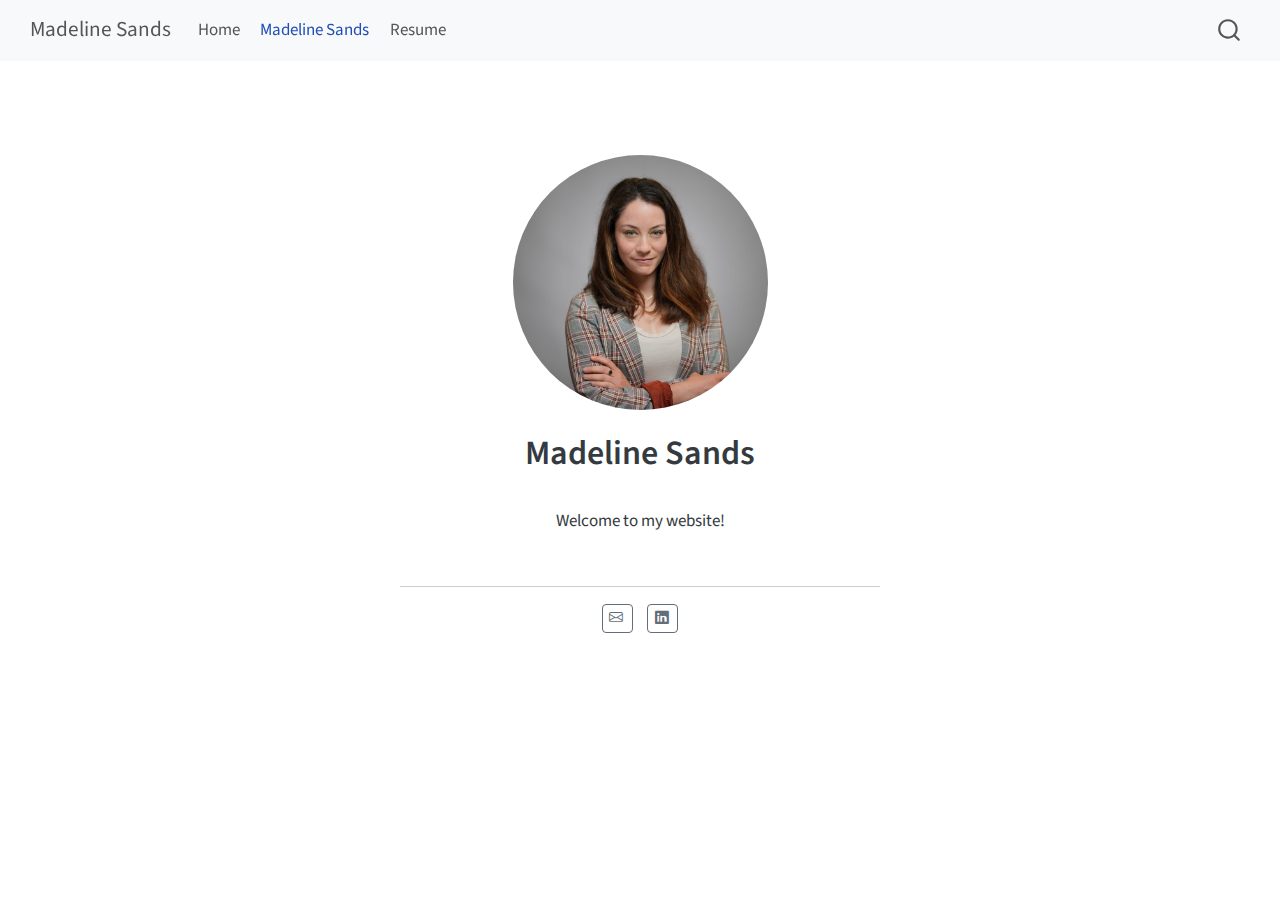
<file: docs/about.html>
<!DOCTYPE html>
<html xmlns="http://www.w3.org/1999/xhtml" lang="en" xml:lang="en"><head>

<meta charset="utf-8">
<meta name="generator" content="quarto-1.4.553">

<meta name="viewport" content="width=device-width, initial-scale=1.0, user-scalable=yes">


<title>Madeline Sands</title>
<style>
code{white-space: pre-wrap;}
span.smallcaps{font-variant: small-caps;}
div.columns{display: flex; gap: min(4vw, 1.5em);}
div.column{flex: auto; overflow-x: auto;}
div.hanging-indent{margin-left: 1.5em; text-indent: -1.5em;}
ul.task-list{list-style: none;}
ul.task-list li input[type="checkbox"] {
  width: 0.8em;
  margin: 0 0.8em 0.2em -1em; /* quarto-specific, see https://github.com/quarto-dev/quarto-cli/issues/4556 */ 
  vertical-align: middle;
}
</style>


<script src="site_libs/quarto-nav/quarto-nav.js"></script>
<script src="site_libs/quarto-nav/headroom.min.js"></script>
<script src="site_libs/clipboard/clipboard.min.js"></script>
<script src="site_libs/quarto-search/autocomplete.umd.js"></script>
<script src="site_libs/quarto-search/fuse.min.js"></script>
<script src="site_libs/quarto-search/quarto-search.js"></script>
<meta name="quarto:offset" content="./">
<script src="site_libs/quarto-html/quarto.js"></script>
<script src="site_libs/quarto-html/popper.min.js"></script>
<script src="site_libs/quarto-html/tippy.umd.min.js"></script>
<link href="site_libs/quarto-html/tippy.css" rel="stylesheet">
<link href="site_libs/quarto-html/quarto-syntax-highlighting.css" rel="stylesheet" id="quarto-text-highlighting-styles">
<script src="site_libs/bootstrap/bootstrap.min.js"></script>
<link href="site_libs/bootstrap/bootstrap-icons.css" rel="stylesheet">
<link href="site_libs/bootstrap/bootstrap.min.css" rel="stylesheet" id="quarto-bootstrap" data-mode="light">
<script id="quarto-search-options" type="application/json">{
  "location": "navbar",
  "copy-button": false,
  "collapse-after": 3,
  "panel-placement": "end",
  "type": "overlay",
  "limit": 50,
  "keyboard-shortcut": [
    "f",
    "/",
    "s"
  ],
  "show-item-context": false,
  "language": {
    "search-no-results-text": "No results",
    "search-matching-documents-text": "matching documents",
    "search-copy-link-title": "Copy link to search",
    "search-hide-matches-text": "Hide additional matches",
    "search-more-match-text": "more match in this document",
    "search-more-matches-text": "more matches in this document",
    "search-clear-button-title": "Clear",
    "search-text-placeholder": "",
    "search-detached-cancel-button-title": "Cancel",
    "search-submit-button-title": "Submit",
    "search-label": "Search"
  }
}</script>


<link rel="stylesheet" href="styles.css">
</head>

<body class="nav-fixed fullcontent">

<div id="quarto-search-results"></div>
  <header id="quarto-header" class="headroom fixed-top">
    <nav class="navbar navbar-expand-lg " data-bs-theme="dark">
      <div class="navbar-container container-fluid">
      <div class="navbar-brand-container mx-auto">
    <a class="navbar-brand" href="./index.html">
    <span class="navbar-title">Madeline Sands</span>
    </a>
  </div>
            <div id="quarto-search" class="" title="Search"></div>
          <button class="navbar-toggler" type="button" data-bs-toggle="collapse" data-bs-target="#navbarCollapse" aria-controls="navbarCollapse" aria-expanded="false" aria-label="Toggle navigation" onclick="if (window.quartoToggleHeadroom) { window.quartoToggleHeadroom(); }">
  <span class="navbar-toggler-icon"></span>
</button>
          <div class="collapse navbar-collapse" id="navbarCollapse">
            <ul class="navbar-nav navbar-nav-scroll me-auto">
  <li class="nav-item">
    <a class="nav-link" href="./index.html"> 
<span class="menu-text">Home</span></a>
  </li>  
  <li class="nav-item">
    <a class="nav-link active" href="./about.html" aria-current="page"> 
<span class="menu-text">Madeline Sands</span></a>
  </li>  
  <li class="nav-item">
    <a class="nav-link" href="./resume.html"> 
<span class="menu-text">Resume</span></a>
  </li>  
</ul>
          </div> <!-- /navcollapse -->
          <div class="quarto-navbar-tools">
</div>
      </div> <!-- /container-fluid -->
    </nav>
</header>
<!-- content -->
<div id="quarto-content" class="quarto-container page-columns page-rows-contents page-layout-article page-navbar">
<!-- sidebar -->
<!-- margin-sidebar -->
    
<!-- main -->
<div class="quarto-about-jolla content">
  <img src="files/profile_pic.jpg" class="about-image
  round " style="height: 15em; width: 15em;">
 <header id="title-block-header" class="quarto-title-block default">
<div class="quarto-title">
<h1 class="title">Madeline Sands</h1>
</div>
<div class="quarto-title-meta">
  </div>
</header><main class="content" id="quarto-document-content">
<p>Welcome to my website!</p>


</main> 
  <hr class="about-sep">
   <div class="about-links">
  <a href="mailto:m.h.sands2012@gmail.com" class="about-link" rel="" target="">
    <i class="bi bi-envelope"></i>
     <span class="about-link-text"></span>
  </a>
  <a href="https://www.linkedin.com/in/madeline-sands" class="about-link" rel="" target="">
    <i class="bi bi-linkedin"></i>
     <span class="about-link-text"></span>
  </a>
</div>
</div>
 <!-- /main -->
<script id="quarto-html-after-body" type="application/javascript">
window.document.addEventListener("DOMContentLoaded", function (event) {
  const toggleBodyColorMode = (bsSheetEl) => {
    const mode = bsSheetEl.getAttribute("data-mode");
    const bodyEl = window.document.querySelector("body");
    if (mode === "dark") {
      bodyEl.classList.add("quarto-dark");
      bodyEl.classList.remove("quarto-light");
    } else {
      bodyEl.classList.add("quarto-light");
      bodyEl.classList.remove("quarto-dark");
    }
  }
  const toggleBodyColorPrimary = () => {
    const bsSheetEl = window.document.querySelector("link#quarto-bootstrap");
    if (bsSheetEl) {
      toggleBodyColorMode(bsSheetEl);
    }
  }
  toggleBodyColorPrimary();  
  const isCodeAnnotation = (el) => {
    for (const clz of el.classList) {
      if (clz.startsWith('code-annotation-')) {                     
        return true;
      }
    }
    return false;
  }
  const clipboard = new window.ClipboardJS('.code-copy-button', {
    text: function(trigger) {
      const codeEl = trigger.previousElementSibling.cloneNode(true);
      for (const childEl of codeEl.children) {
        if (isCodeAnnotation(childEl)) {
          childEl.remove();
        }
      }
      return codeEl.innerText;
    }
  });
  clipboard.on('success', function(e) {
    // button target
    const button = e.trigger;
    // don't keep focus
    button.blur();
    // flash "checked"
    button.classList.add('code-copy-button-checked');
    var currentTitle = button.getAttribute("title");
    button.setAttribute("title", "Copied!");
    let tooltip;
    if (window.bootstrap) {
      button.setAttribute("data-bs-toggle", "tooltip");
      button.setAttribute("data-bs-placement", "left");
      button.setAttribute("data-bs-title", "Copied!");
      tooltip = new bootstrap.Tooltip(button, 
        { trigger: "manual", 
          customClass: "code-copy-button-tooltip",
          offset: [0, -8]});
      tooltip.show();    
    }
    setTimeout(function() {
      if (tooltip) {
        tooltip.hide();
        button.removeAttribute("data-bs-title");
        button.removeAttribute("data-bs-toggle");
        button.removeAttribute("data-bs-placement");
      }
      button.setAttribute("title", currentTitle);
      button.classList.remove('code-copy-button-checked');
    }, 1000);
    // clear code selection
    e.clearSelection();
  });
    var localhostRegex = new RegExp(/^(?:http|https):\/\/localhost\:?[0-9]*\//);
    var mailtoRegex = new RegExp(/^mailto:/);
      var filterRegex = new RegExp('/' + window.location.host + '/');
    var isInternal = (href) => {
        return filterRegex.test(href) || localhostRegex.test(href) || mailtoRegex.test(href);
    }
    // Inspect non-navigation links and adorn them if external
 	var links = window.document.querySelectorAll('a[href]:not(.nav-link):not(.navbar-brand):not(.toc-action):not(.sidebar-link):not(.sidebar-item-toggle):not(.pagination-link):not(.no-external):not([aria-hidden]):not(.dropdown-item):not(.quarto-navigation-tool)');
    for (var i=0; i<links.length; i++) {
      const link = links[i];
      if (!isInternal(link.href)) {
        // undo the damage that might have been done by quarto-nav.js in the case of
        // links that we want to consider external
        if (link.dataset.originalHref !== undefined) {
          link.href = link.dataset.originalHref;
        }
      }
    }
  function tippyHover(el, contentFn, onTriggerFn, onUntriggerFn) {
    const config = {
      allowHTML: true,
      maxWidth: 500,
      delay: 100,
      arrow: false,
      appendTo: function(el) {
          return el.parentElement;
      },
      interactive: true,
      interactiveBorder: 10,
      theme: 'quarto',
      placement: 'bottom-start',
    };
    if (contentFn) {
      config.content = contentFn;
    }
    if (onTriggerFn) {
      config.onTrigger = onTriggerFn;
    }
    if (onUntriggerFn) {
      config.onUntrigger = onUntriggerFn;
    }
    window.tippy(el, config); 
  }
  const noterefs = window.document.querySelectorAll('a[role="doc-noteref"]');
  for (var i=0; i<noterefs.length; i++) {
    const ref = noterefs[i];
    tippyHover(ref, function() {
      // use id or data attribute instead here
      let href = ref.getAttribute('data-footnote-href') || ref.getAttribute('href');
      try { href = new URL(href).hash; } catch {}
      const id = href.replace(/^#\/?/, "");
      const note = window.document.getElementById(id);
      if (note) {
        return note.innerHTML;
      } else {
        return "";
      }
    });
  }
  const xrefs = window.document.querySelectorAll('a.quarto-xref');
  const processXRef = (id, note) => {
    // Strip column container classes
    const stripColumnClz = (el) => {
      el.classList.remove("page-full", "page-columns");
      if (el.children) {
        for (const child of el.children) {
          stripColumnClz(child);
        }
      }
    }
    stripColumnClz(note)
    if (id === null || id.startsWith('sec-')) {
      // Special case sections, only their first couple elements
      const container = document.createElement("div");
      if (note.children && note.children.length > 2) {
        container.appendChild(note.children[0].cloneNode(true));
        for (let i = 1; i < note.children.length; i++) {
          const child = note.children[i];
          if (child.tagName === "P" && child.innerText === "") {
            continue;
          } else {
            container.appendChild(child.cloneNode(true));
            break;
          }
        }
        if (window.Quarto?.typesetMath) {
          window.Quarto.typesetMath(container);
        }
        return container.innerHTML
      } else {
        if (window.Quarto?.typesetMath) {
          window.Quarto.typesetMath(note);
        }
        return note.innerHTML;
      }
    } else {
      // Remove any anchor links if they are present
      const anchorLink = note.querySelector('a.anchorjs-link');
      if (anchorLink) {
        anchorLink.remove();
      }
      if (window.Quarto?.typesetMath) {
        window.Quarto.typesetMath(note);
      }
      // TODO in 1.5, we should make sure this works without a callout special case
      if (note.classList.contains("callout")) {
        return note.outerHTML;
      } else {
        return note.innerHTML;
      }
    }
  }
  for (var i=0; i<xrefs.length; i++) {
    const xref = xrefs[i];
    tippyHover(xref, undefined, function(instance) {
      instance.disable();
      let url = xref.getAttribute('href');
      let hash = undefined; 
      if (url.startsWith('#')) {
        hash = url;
      } else {
        try { hash = new URL(url).hash; } catch {}
      }
      if (hash) {
        const id = hash.replace(/^#\/?/, "");
        const note = window.document.getElementById(id);
        if (note !== null) {
          try {
            const html = processXRef(id, note.cloneNode(true));
            instance.setContent(html);
          } finally {
            instance.enable();
            instance.show();
          }
        } else {
          // See if we can fetch this
          fetch(url.split('#')[0])
          .then(res => res.text())
          .then(html => {
            const parser = new DOMParser();
            const htmlDoc = parser.parseFromString(html, "text/html");
            const note = htmlDoc.getElementById(id);
            if (note !== null) {
              const html = processXRef(id, note);
              instance.setContent(html);
            } 
          }).finally(() => {
            instance.enable();
            instance.show();
          });
        }
      } else {
        // See if we can fetch a full url (with no hash to target)
        // This is a special case and we should probably do some content thinning / targeting
        fetch(url)
        .then(res => res.text())
        .then(html => {
          const parser = new DOMParser();
          const htmlDoc = parser.parseFromString(html, "text/html");
          const note = htmlDoc.querySelector('main.content');
          if (note !== null) {
            // This should only happen for chapter cross references
            // (since there is no id in the URL)
            // remove the first header
            if (note.children.length > 0 && note.children[0].tagName === "HEADER") {
              note.children[0].remove();
            }
            const html = processXRef(null, note);
            instance.setContent(html);
          } 
        }).finally(() => {
          instance.enable();
          instance.show();
        });
      }
    }, function(instance) {
    });
  }
      let selectedAnnoteEl;
      const selectorForAnnotation = ( cell, annotation) => {
        let cellAttr = 'data-code-cell="' + cell + '"';
        let lineAttr = 'data-code-annotation="' +  annotation + '"';
        const selector = 'span[' + cellAttr + '][' + lineAttr + ']';
        return selector;
      }
      const selectCodeLines = (annoteEl) => {
        const doc = window.document;
        const targetCell = annoteEl.getAttribute("data-target-cell");
        const targetAnnotation = annoteEl.getAttribute("data-target-annotation");
        const annoteSpan = window.document.querySelector(selectorForAnnotation(targetCell, targetAnnotation));
        const lines = annoteSpan.getAttribute("data-code-lines").split(",");
        const lineIds = lines.map((line) => {
          return targetCell + "-" + line;
        })
        let top = null;
        let height = null;
        let parent = null;
        if (lineIds.length > 0) {
            //compute the position of the single el (top and bottom and make a div)
            const el = window.document.getElementById(lineIds[0]);
            top = el.offsetTop;
            height = el.offsetHeight;
            parent = el.parentElement.parentElement;
          if (lineIds.length > 1) {
            const lastEl = window.document.getElementById(lineIds[lineIds.length - 1]);
            const bottom = lastEl.offsetTop + lastEl.offsetHeight;
            height = bottom - top;
          }
          if (top !== null && height !== null && parent !== null) {
            // cook up a div (if necessary) and position it 
            let div = window.document.getElementById("code-annotation-line-highlight");
            if (div === null) {
              div = window.document.createElement("div");
              div.setAttribute("id", "code-annotation-line-highlight");
              div.style.position = 'absolute';
              parent.appendChild(div);
            }
            div.style.top = top - 2 + "px";
            div.style.height = height + 4 + "px";
            div.style.left = 0;
            let gutterDiv = window.document.getElementById("code-annotation-line-highlight-gutter");
            if (gutterDiv === null) {
              gutterDiv = window.document.createElement("div");
              gutterDiv.setAttribute("id", "code-annotation-line-highlight-gutter");
              gutterDiv.style.position = 'absolute';
              const codeCell = window.document.getElementById(targetCell);
              const gutter = codeCell.querySelector('.code-annotation-gutter');
              gutter.appendChild(gutterDiv);
            }
            gutterDiv.style.top = top - 2 + "px";
            gutterDiv.style.height = height + 4 + "px";
          }
          selectedAnnoteEl = annoteEl;
        }
      };
      const unselectCodeLines = () => {
        const elementsIds = ["code-annotation-line-highlight", "code-annotation-line-highlight-gutter"];
        elementsIds.forEach((elId) => {
          const div = window.document.getElementById(elId);
          if (div) {
            div.remove();
          }
        });
        selectedAnnoteEl = undefined;
      };
        // Handle positioning of the toggle
    window.addEventListener(
      "resize",
      throttle(() => {
        elRect = undefined;
        if (selectedAnnoteEl) {
          selectCodeLines(selectedAnnoteEl);
        }
      }, 10)
    );
    function throttle(fn, ms) {
    let throttle = false;
    let timer;
      return (...args) => {
        if(!throttle) { // first call gets through
            fn.apply(this, args);
            throttle = true;
        } else { // all the others get throttled
            if(timer) clearTimeout(timer); // cancel #2
            timer = setTimeout(() => {
              fn.apply(this, args);
              timer = throttle = false;
            }, ms);
        }
      };
    }
      // Attach click handler to the DT
      const annoteDls = window.document.querySelectorAll('dt[data-target-cell]');
      for (const annoteDlNode of annoteDls) {
        annoteDlNode.addEventListener('click', (event) => {
          const clickedEl = event.target;
          if (clickedEl !== selectedAnnoteEl) {
            unselectCodeLines();
            const activeEl = window.document.querySelector('dt[data-target-cell].code-annotation-active');
            if (activeEl) {
              activeEl.classList.remove('code-annotation-active');
            }
            selectCodeLines(clickedEl);
            clickedEl.classList.add('code-annotation-active');
          } else {
            // Unselect the line
            unselectCodeLines();
            clickedEl.classList.remove('code-annotation-active');
          }
        });
      }
  const findCites = (el) => {
    const parentEl = el.parentElement;
    if (parentEl) {
      const cites = parentEl.dataset.cites;
      if (cites) {
        return {
          el,
          cites: cites.split(' ')
        };
      } else {
        return findCites(el.parentElement)
      }
    } else {
      return undefined;
    }
  };
  var bibliorefs = window.document.querySelectorAll('a[role="doc-biblioref"]');
  for (var i=0; i<bibliorefs.length; i++) {
    const ref = bibliorefs[i];
    const citeInfo = findCites(ref);
    if (citeInfo) {
      tippyHover(citeInfo.el, function() {
        var popup = window.document.createElement('div');
        citeInfo.cites.forEach(function(cite) {
          var citeDiv = window.document.createElement('div');
          citeDiv.classList.add('hanging-indent');
          citeDiv.classList.add('csl-entry');
          var biblioDiv = window.document.getElementById('ref-' + cite);
          if (biblioDiv) {
            citeDiv.innerHTML = biblioDiv.innerHTML;
          }
          popup.appendChild(citeDiv);
        });
        return popup.innerHTML;
      });
    }
  }
});
</script>
</div> <!-- /content -->




</body></html>
</file>
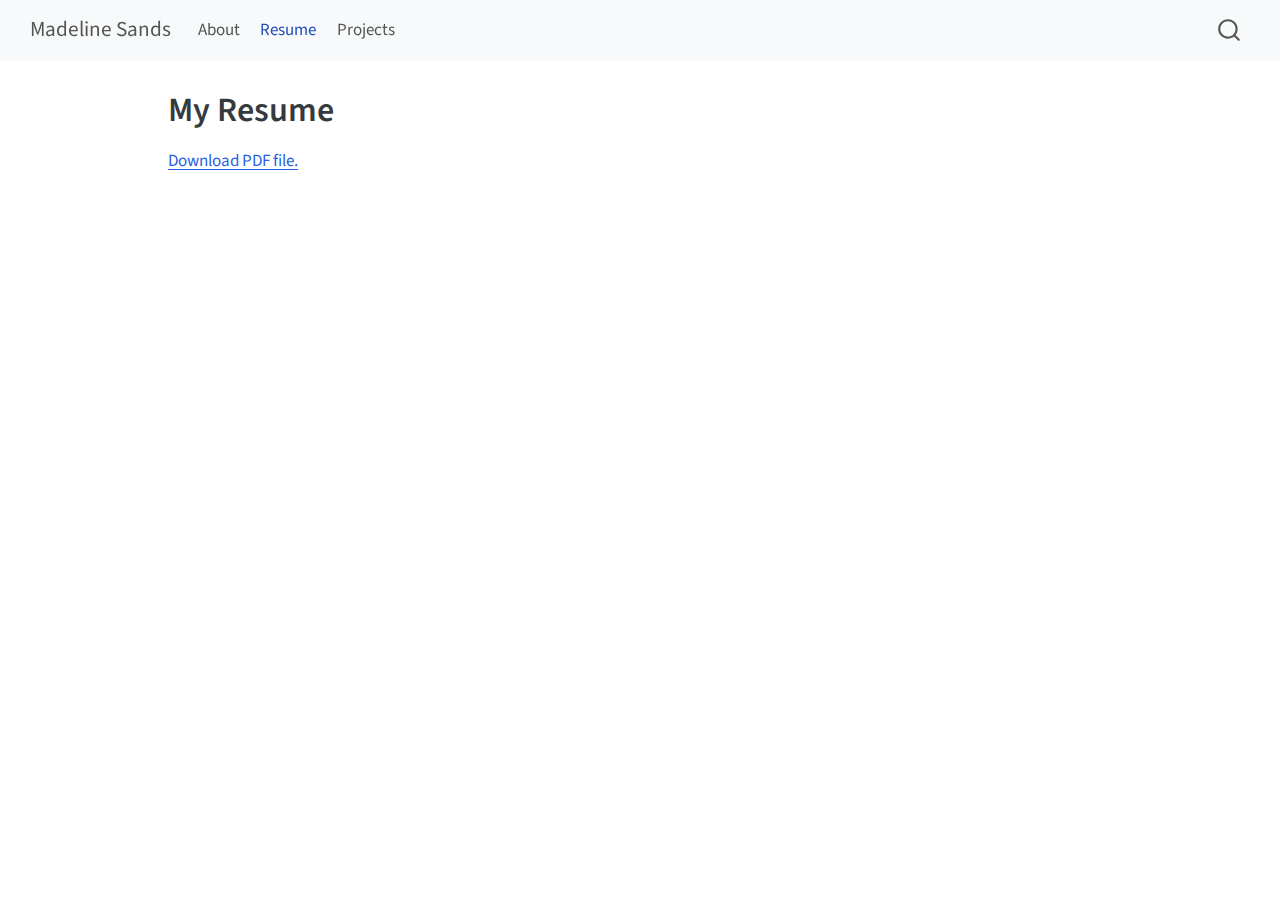
<file: docs/resume.html>
<!DOCTYPE html>
<html xmlns="http://www.w3.org/1999/xhtml" lang="en" xml:lang="en"><head>

<meta charset="utf-8">
<meta name="generator" content="quarto-1.4.553">

<meta name="viewport" content="width=device-width, initial-scale=1.0, user-scalable=yes">


<title>Madeline Sands - My Resume</title>
<style>
code{white-space: pre-wrap;}
span.smallcaps{font-variant: small-caps;}
div.columns{display: flex; gap: min(4vw, 1.5em);}
div.column{flex: auto; overflow-x: auto;}
div.hanging-indent{margin-left: 1.5em; text-indent: -1.5em;}
ul.task-list{list-style: none;}
ul.task-list li input[type="checkbox"] {
  width: 0.8em;
  margin: 0 0.8em 0.2em -1em; /* quarto-specific, see https://github.com/quarto-dev/quarto-cli/issues/4556 */ 
  vertical-align: middle;
}
</style>


<script src="site_libs/quarto-nav/quarto-nav.js"></script>
<script src="site_libs/quarto-nav/headroom.min.js"></script>
<script src="site_libs/clipboard/clipboard.min.js"></script>
<script src="site_libs/quarto-search/autocomplete.umd.js"></script>
<script src="site_libs/quarto-search/fuse.min.js"></script>
<script src="site_libs/quarto-search/quarto-search.js"></script>
<meta name="quarto:offset" content="./">
<script src="site_libs/quarto-html/quarto.js"></script>
<script src="site_libs/quarto-html/popper.min.js"></script>
<script src="site_libs/quarto-html/tippy.umd.min.js"></script>
<script src="site_libs/quarto-html/anchor.min.js"></script>
<link href="site_libs/quarto-html/tippy.css" rel="stylesheet">
<link href="site_libs/quarto-html/quarto-syntax-highlighting.css" rel="stylesheet" id="quarto-text-highlighting-styles">
<script src="site_libs/bootstrap/bootstrap.min.js"></script>
<link href="site_libs/bootstrap/bootstrap-icons.css" rel="stylesheet">
<link href="site_libs/bootstrap/bootstrap.min.css" rel="stylesheet" id="quarto-bootstrap" data-mode="light">
<script id="quarto-search-options" type="application/json">{
  "location": "navbar",
  "copy-button": false,
  "collapse-after": 3,
  "panel-placement": "end",
  "type": "overlay",
  "limit": 50,
  "keyboard-shortcut": [
    "f",
    "/",
    "s"
  ],
  "show-item-context": false,
  "language": {
    "search-no-results-text": "No results",
    "search-matching-documents-text": "matching documents",
    "search-copy-link-title": "Copy link to search",
    "search-hide-matches-text": "Hide additional matches",
    "search-more-match-text": "more match in this document",
    "search-more-matches-text": "more matches in this document",
    "search-clear-button-title": "Clear",
    "search-text-placeholder": "",
    "search-detached-cancel-button-title": "Cancel",
    "search-submit-button-title": "Submit",
    "search-label": "Search"
  }
}</script>


<link rel="stylesheet" href="styles.css">
</head>

<body class="nav-fixed">

<div id="quarto-search-results"></div>
  <header id="quarto-header" class="headroom fixed-top">
    <nav class="navbar navbar-expand-lg " data-bs-theme="dark">
      <div class="navbar-container container-fluid">
      <div class="navbar-brand-container mx-auto">
    <a class="navbar-brand" href="./index.html">
    <span class="navbar-title">Madeline Sands</span>
    </a>
  </div>
            <div id="quarto-search" class="" title="Search"></div>
          <button class="navbar-toggler" type="button" data-bs-toggle="collapse" data-bs-target="#navbarCollapse" aria-controls="navbarCollapse" aria-expanded="false" aria-label="Toggle navigation" onclick="if (window.quartoToggleHeadroom) { window.quartoToggleHeadroom(); }">
  <span class="navbar-toggler-icon"></span>
</button>
          <div class="collapse navbar-collapse" id="navbarCollapse">
            <ul class="navbar-nav navbar-nav-scroll me-auto">
  <li class="nav-item">
    <a class="nav-link" href="./index.html"> 
<span class="menu-text">About</span></a>
  </li>  
  <li class="nav-item">
    <a class="nav-link active" href="./resume.html" aria-current="page"> 
<span class="menu-text">Resume</span></a>
  </li>  
  <li class="nav-item">
    <a class="nav-link" href="./projects.qmd"> 
<span class="menu-text">Projects</span></a>
  </li>  
</ul>
          </div> <!-- /navcollapse -->
          <div class="quarto-navbar-tools">
</div>
      </div> <!-- /container-fluid -->
    </nav>
</header>
<!-- content -->
<div id="quarto-content" class="quarto-container page-columns page-rows-contents page-layout-article page-navbar">
<!-- sidebar -->
<!-- margin-sidebar -->
    <div id="quarto-margin-sidebar" class="sidebar margin-sidebar">
        
    </div>
<!-- main -->
<main class="content" id="quarto-document-content">

<header id="title-block-header" class="quarto-title-block default">
<div class="quarto-title">
<h1 class="title">My Resume</h1>
</div>



<div class="quarto-title-meta">

    
  
    
  </div>
  


</header>


<p><object data="files/resume.pdf" type="application/pdf" width="100%" height="800"><a href="files/resume.pdf" download="">Download PDF file.</a></object></p>



</main> <!-- /main -->
<script id="quarto-html-after-body" type="application/javascript">
window.document.addEventListener("DOMContentLoaded", function (event) {
  const toggleBodyColorMode = (bsSheetEl) => {
    const mode = bsSheetEl.getAttribute("data-mode");
    const bodyEl = window.document.querySelector("body");
    if (mode === "dark") {
      bodyEl.classList.add("quarto-dark");
      bodyEl.classList.remove("quarto-light");
    } else {
      bodyEl.classList.add("quarto-light");
      bodyEl.classList.remove("quarto-dark");
    }
  }
  const toggleBodyColorPrimary = () => {
    const bsSheetEl = window.document.querySelector("link#quarto-bootstrap");
    if (bsSheetEl) {
      toggleBodyColorMode(bsSheetEl);
    }
  }
  toggleBodyColorPrimary();  
  const icon = "";
  const anchorJS = new window.AnchorJS();
  anchorJS.options = {
    placement: 'right',
    icon: icon
  };
  anchorJS.add('.anchored');
  const isCodeAnnotation = (el) => {
    for (const clz of el.classList) {
      if (clz.startsWith('code-annotation-')) {                     
        return true;
      }
    }
    return false;
  }
  const clipboard = new window.ClipboardJS('.code-copy-button', {
    text: function(trigger) {
      const codeEl = trigger.previousElementSibling.cloneNode(true);
      for (const childEl of codeEl.children) {
        if (isCodeAnnotation(childEl)) {
          childEl.remove();
        }
      }
      return codeEl.innerText;
    }
  });
  clipboard.on('success', function(e) {
    // button target
    const button = e.trigger;
    // don't keep focus
    button.blur();
    // flash "checked"
    button.classList.add('code-copy-button-checked');
    var currentTitle = button.getAttribute("title");
    button.setAttribute("title", "Copied!");
    let tooltip;
    if (window.bootstrap) {
      button.setAttribute("data-bs-toggle", "tooltip");
      button.setAttribute("data-bs-placement", "left");
      button.setAttribute("data-bs-title", "Copied!");
      tooltip = new bootstrap.Tooltip(button, 
        { trigger: "manual", 
          customClass: "code-copy-button-tooltip",
          offset: [0, -8]});
      tooltip.show();    
    }
    setTimeout(function() {
      if (tooltip) {
        tooltip.hide();
        button.removeAttribute("data-bs-title");
        button.removeAttribute("data-bs-toggle");
        button.removeAttribute("data-bs-placement");
      }
      button.setAttribute("title", currentTitle);
      button.classList.remove('code-copy-button-checked');
    }, 1000);
    // clear code selection
    e.clearSelection();
  });
    var localhostRegex = new RegExp(/^(?:http|https):\/\/localhost\:?[0-9]*\//);
    var mailtoRegex = new RegExp(/^mailto:/);
      var filterRegex = new RegExp('/' + window.location.host + '/');
    var isInternal = (href) => {
        return filterRegex.test(href) || localhostRegex.test(href) || mailtoRegex.test(href);
    }
    // Inspect non-navigation links and adorn them if external
 	var links = window.document.querySelectorAll('a[href]:not(.nav-link):not(.navbar-brand):not(.toc-action):not(.sidebar-link):not(.sidebar-item-toggle):not(.pagination-link):not(.no-external):not([aria-hidden]):not(.dropdown-item):not(.quarto-navigation-tool)');
    for (var i=0; i<links.length; i++) {
      const link = links[i];
      if (!isInternal(link.href)) {
        // undo the damage that might have been done by quarto-nav.js in the case of
        // links that we want to consider external
        if (link.dataset.originalHref !== undefined) {
          link.href = link.dataset.originalHref;
        }
      }
    }
  function tippyHover(el, contentFn, onTriggerFn, onUntriggerFn) {
    const config = {
      allowHTML: true,
      maxWidth: 500,
      delay: 100,
      arrow: false,
      appendTo: function(el) {
          return el.parentElement;
      },
      interactive: true,
      interactiveBorder: 10,
      theme: 'quarto',
      placement: 'bottom-start',
    };
    if (contentFn) {
      config.content = contentFn;
    }
    if (onTriggerFn) {
      config.onTrigger = onTriggerFn;
    }
    if (onUntriggerFn) {
      config.onUntrigger = onUntriggerFn;
    }
    window.tippy(el, config); 
  }
  const noterefs = window.document.querySelectorAll('a[role="doc-noteref"]');
  for (var i=0; i<noterefs.length; i++) {
    const ref = noterefs[i];
    tippyHover(ref, function() {
      // use id or data attribute instead here
      let href = ref.getAttribute('data-footnote-href') || ref.getAttribute('href');
      try { href = new URL(href).hash; } catch {}
      const id = href.replace(/^#\/?/, "");
      const note = window.document.getElementById(id);
      if (note) {
        return note.innerHTML;
      } else {
        return "";
      }
    });
  }
  const xrefs = window.document.querySelectorAll('a.quarto-xref');
  const processXRef = (id, note) => {
    // Strip column container classes
    const stripColumnClz = (el) => {
      el.classList.remove("page-full", "page-columns");
      if (el.children) {
        for (const child of el.children) {
          stripColumnClz(child);
        }
      }
    }
    stripColumnClz(note)
    if (id === null || id.startsWith('sec-')) {
      // Special case sections, only their first couple elements
      const container = document.createElement("div");
      if (note.children && note.children.length > 2) {
        container.appendChild(note.children[0].cloneNode(true));
        for (let i = 1; i < note.children.length; i++) {
          const child = note.children[i];
          if (child.tagName === "P" && child.innerText === "") {
            continue;
          } else {
            container.appendChild(child.cloneNode(true));
            break;
          }
        }
        if (window.Quarto?.typesetMath) {
          window.Quarto.typesetMath(container);
        }
        return container.innerHTML
      } else {
        if (window.Quarto?.typesetMath) {
          window.Quarto.typesetMath(note);
        }
        return note.innerHTML;
      }
    } else {
      // Remove any anchor links if they are present
      const anchorLink = note.querySelector('a.anchorjs-link');
      if (anchorLink) {
        anchorLink.remove();
      }
      if (window.Quarto?.typesetMath) {
        window.Quarto.typesetMath(note);
      }
      // TODO in 1.5, we should make sure this works without a callout special case
      if (note.classList.contains("callout")) {
        return note.outerHTML;
      } else {
        return note.innerHTML;
      }
    }
  }
  for (var i=0; i<xrefs.length; i++) {
    const xref = xrefs[i];
    tippyHover(xref, undefined, function(instance) {
      instance.disable();
      let url = xref.getAttribute('href');
      let hash = undefined; 
      if (url.startsWith('#')) {
        hash = url;
      } else {
        try { hash = new URL(url).hash; } catch {}
      }
      if (hash) {
        const id = hash.replace(/^#\/?/, "");
        const note = window.document.getElementById(id);
        if (note !== null) {
          try {
            const html = processXRef(id, note.cloneNode(true));
            instance.setContent(html);
          } finally {
            instance.enable();
            instance.show();
          }
        } else {
          // See if we can fetch this
          fetch(url.split('#')[0])
          .then(res => res.text())
          .then(html => {
            const parser = new DOMParser();
            const htmlDoc = parser.parseFromString(html, "text/html");
            const note = htmlDoc.getElementById(id);
            if (note !== null) {
              const html = processXRef(id, note);
              instance.setContent(html);
            } 
          }).finally(() => {
            instance.enable();
            instance.show();
          });
        }
      } else {
        // See if we can fetch a full url (with no hash to target)
        // This is a special case and we should probably do some content thinning / targeting
        fetch(url)
        .then(res => res.text())
        .then(html => {
          const parser = new DOMParser();
          const htmlDoc = parser.parseFromString(html, "text/html");
          const note = htmlDoc.querySelector('main.content');
          if (note !== null) {
            // This should only happen for chapter cross references
            // (since there is no id in the URL)
            // remove the first header
            if (note.children.length > 0 && note.children[0].tagName === "HEADER") {
              note.children[0].remove();
            }
            const html = processXRef(null, note);
            instance.setContent(html);
          } 
        }).finally(() => {
          instance.enable();
          instance.show();
        });
      }
    }, function(instance) {
    });
  }
      let selectedAnnoteEl;
      const selectorForAnnotation = ( cell, annotation) => {
        let cellAttr = 'data-code-cell="' + cell + '"';
        let lineAttr = 'data-code-annotation="' +  annotation + '"';
        const selector = 'span[' + cellAttr + '][' + lineAttr + ']';
        return selector;
      }
      const selectCodeLines = (annoteEl) => {
        const doc = window.document;
        const targetCell = annoteEl.getAttribute("data-target-cell");
        const targetAnnotation = annoteEl.getAttribute("data-target-annotation");
        const annoteSpan = window.document.querySelector(selectorForAnnotation(targetCell, targetAnnotation));
        const lines = annoteSpan.getAttribute("data-code-lines").split(",");
        const lineIds = lines.map((line) => {
          return targetCell + "-" + line;
        })
        let top = null;
        let height = null;
        let parent = null;
        if (lineIds.length > 0) {
            //compute the position of the single el (top and bottom and make a div)
            const el = window.document.getElementById(lineIds[0]);
            top = el.offsetTop;
            height = el.offsetHeight;
            parent = el.parentElement.parentElement;
          if (lineIds.length > 1) {
            const lastEl = window.document.getElementById(lineIds[lineIds.length - 1]);
            const bottom = lastEl.offsetTop + lastEl.offsetHeight;
            height = bottom - top;
          }
          if (top !== null && height !== null && parent !== null) {
            // cook up a div (if necessary) and position it 
            let div = window.document.getElementById("code-annotation-line-highlight");
            if (div === null) {
              div = window.document.createElement("div");
              div.setAttribute("id", "code-annotation-line-highlight");
              div.style.position = 'absolute';
              parent.appendChild(div);
            }
            div.style.top = top - 2 + "px";
            div.style.height = height + 4 + "px";
            div.style.left = 0;
            let gutterDiv = window.document.getElementById("code-annotation-line-highlight-gutter");
            if (gutterDiv === null) {
              gutterDiv = window.document.createElement("div");
              gutterDiv.setAttribute("id", "code-annotation-line-highlight-gutter");
              gutterDiv.style.position = 'absolute';
              const codeCell = window.document.getElementById(targetCell);
              const gutter = codeCell.querySelector('.code-annotation-gutter');
              gutter.appendChild(gutterDiv);
            }
            gutterDiv.style.top = top - 2 + "px";
            gutterDiv.style.height = height + 4 + "px";
          }
          selectedAnnoteEl = annoteEl;
        }
      };
      const unselectCodeLines = () => {
        const elementsIds = ["code-annotation-line-highlight", "code-annotation-line-highlight-gutter"];
        elementsIds.forEach((elId) => {
          const div = window.document.getElementById(elId);
          if (div) {
            div.remove();
          }
        });
        selectedAnnoteEl = undefined;
      };
        // Handle positioning of the toggle
    window.addEventListener(
      "resize",
      throttle(() => {
        elRect = undefined;
        if (selectedAnnoteEl) {
          selectCodeLines(selectedAnnoteEl);
        }
      }, 10)
    );
    function throttle(fn, ms) {
    let throttle = false;
    let timer;
      return (...args) => {
        if(!throttle) { // first call gets through
            fn.apply(this, args);
            throttle = true;
        } else { // all the others get throttled
            if(timer) clearTimeout(timer); // cancel #2
            timer = setTimeout(() => {
              fn.apply(this, args);
              timer = throttle = false;
            }, ms);
        }
      };
    }
      // Attach click handler to the DT
      const annoteDls = window.document.querySelectorAll('dt[data-target-cell]');
      for (const annoteDlNode of annoteDls) {
        annoteDlNode.addEventListener('click', (event) => {
          const clickedEl = event.target;
          if (clickedEl !== selectedAnnoteEl) {
            unselectCodeLines();
            const activeEl = window.document.querySelector('dt[data-target-cell].code-annotation-active');
            if (activeEl) {
              activeEl.classList.remove('code-annotation-active');
            }
            selectCodeLines(clickedEl);
            clickedEl.classList.add('code-annotation-active');
          } else {
            // Unselect the line
            unselectCodeLines();
            clickedEl.classList.remove('code-annotation-active');
          }
        });
      }
  const findCites = (el) => {
    const parentEl = el.parentElement;
    if (parentEl) {
      const cites = parentEl.dataset.cites;
      if (cites) {
        return {
          el,
          cites: cites.split(' ')
        };
      } else {
        return findCites(el.parentElement)
      }
    } else {
      return undefined;
    }
  };
  var bibliorefs = window.document.querySelectorAll('a[role="doc-biblioref"]');
  for (var i=0; i<bibliorefs.length; i++) {
    const ref = bibliorefs[i];
    const citeInfo = findCites(ref);
    if (citeInfo) {
      tippyHover(citeInfo.el, function() {
        var popup = window.document.createElement('div');
        citeInfo.cites.forEach(function(cite) {
          var citeDiv = window.document.createElement('div');
          citeDiv.classList.add('hanging-indent');
          citeDiv.classList.add('csl-entry');
          var biblioDiv = window.document.getElementById('ref-' + cite);
          if (biblioDiv) {
            citeDiv.innerHTML = biblioDiv.innerHTML;
          }
          popup.appendChild(citeDiv);
        });
        return popup.innerHTML;
      });
    }
  }
});
</script>
</div> <!-- /content -->




</body></html>
</file>
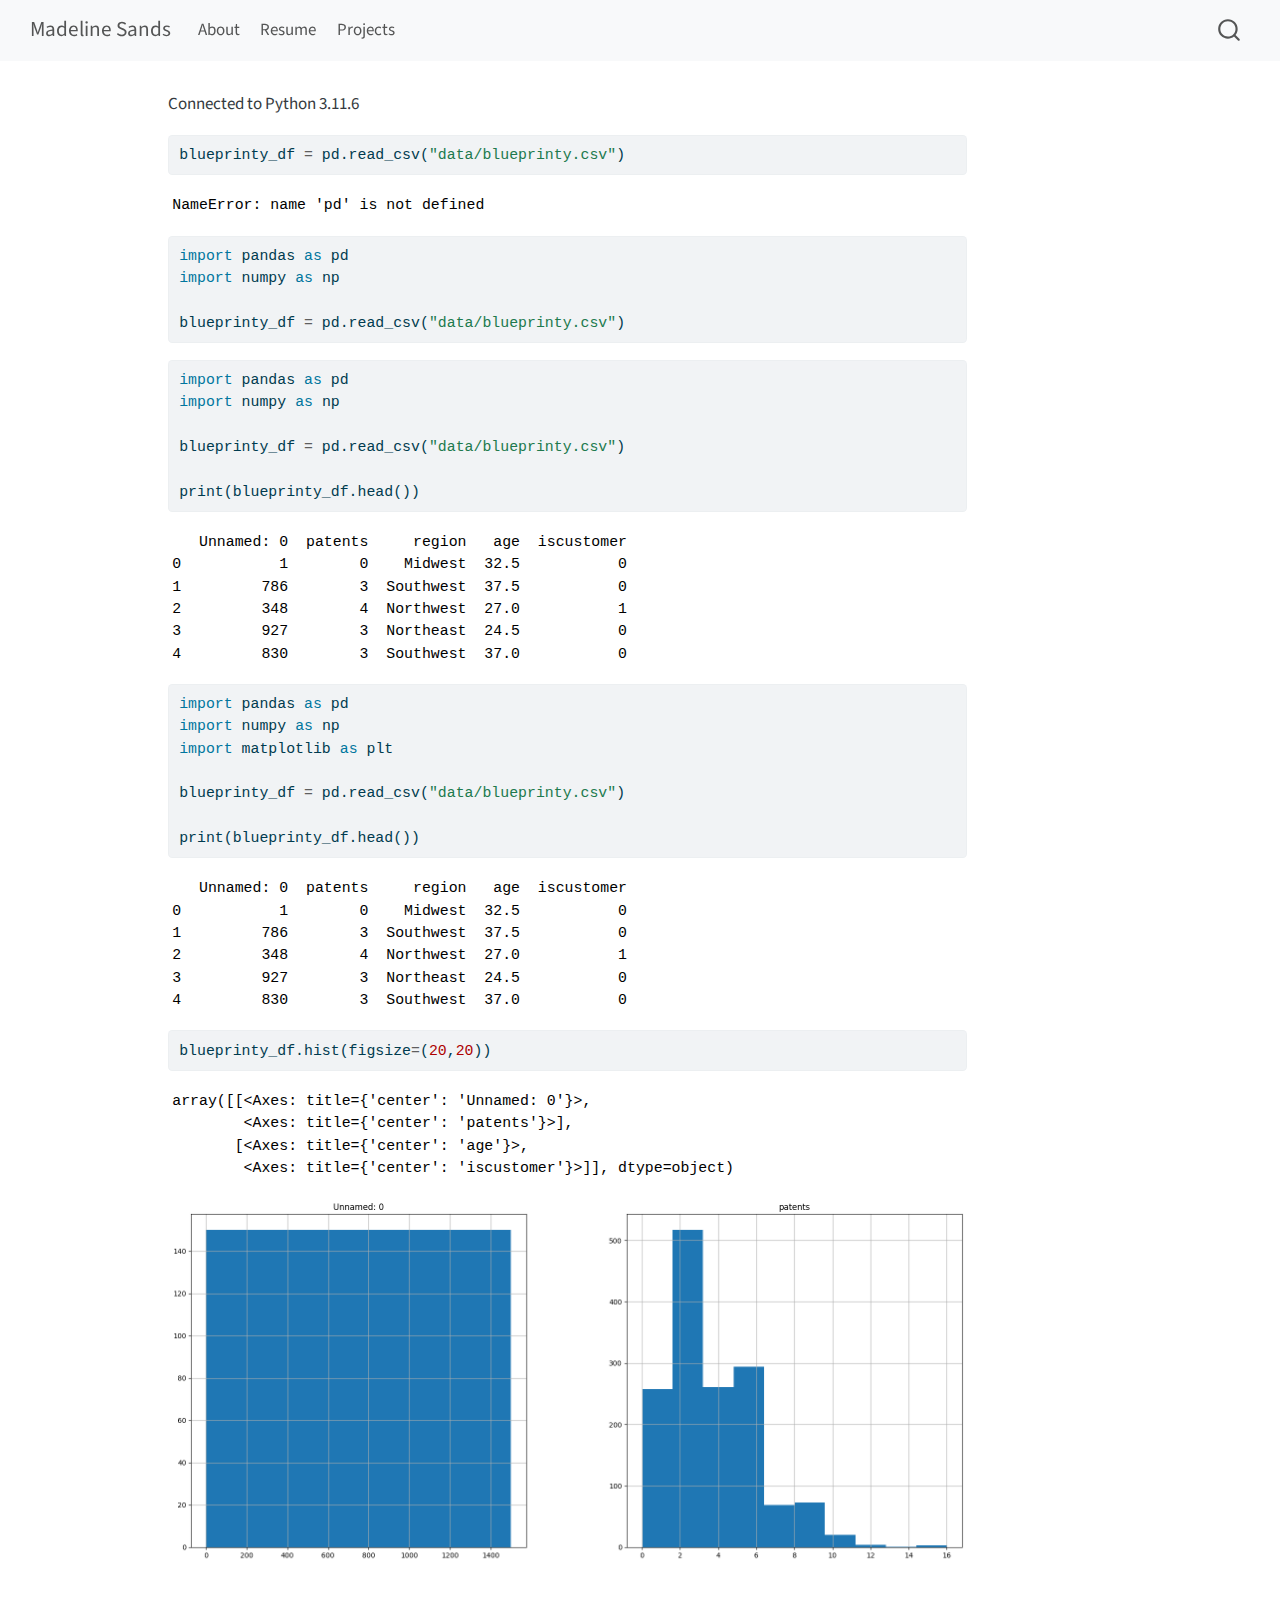
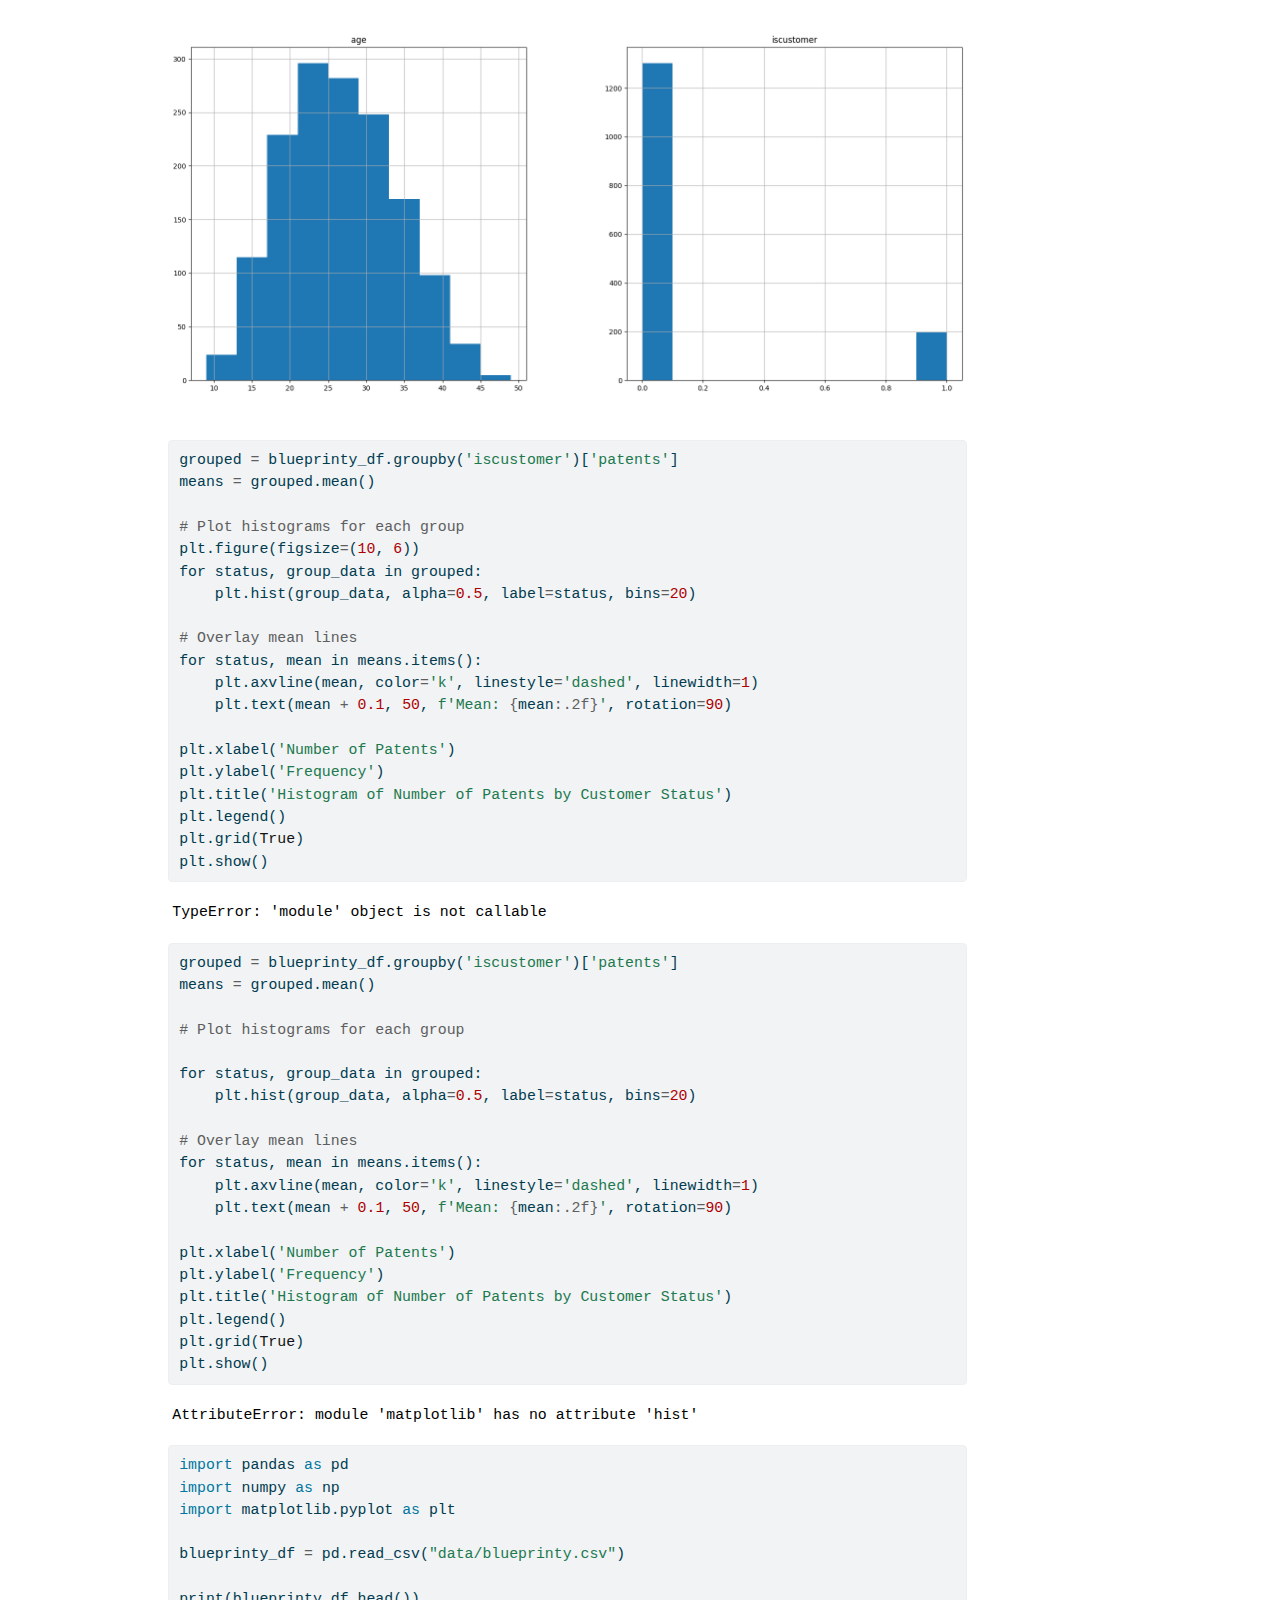
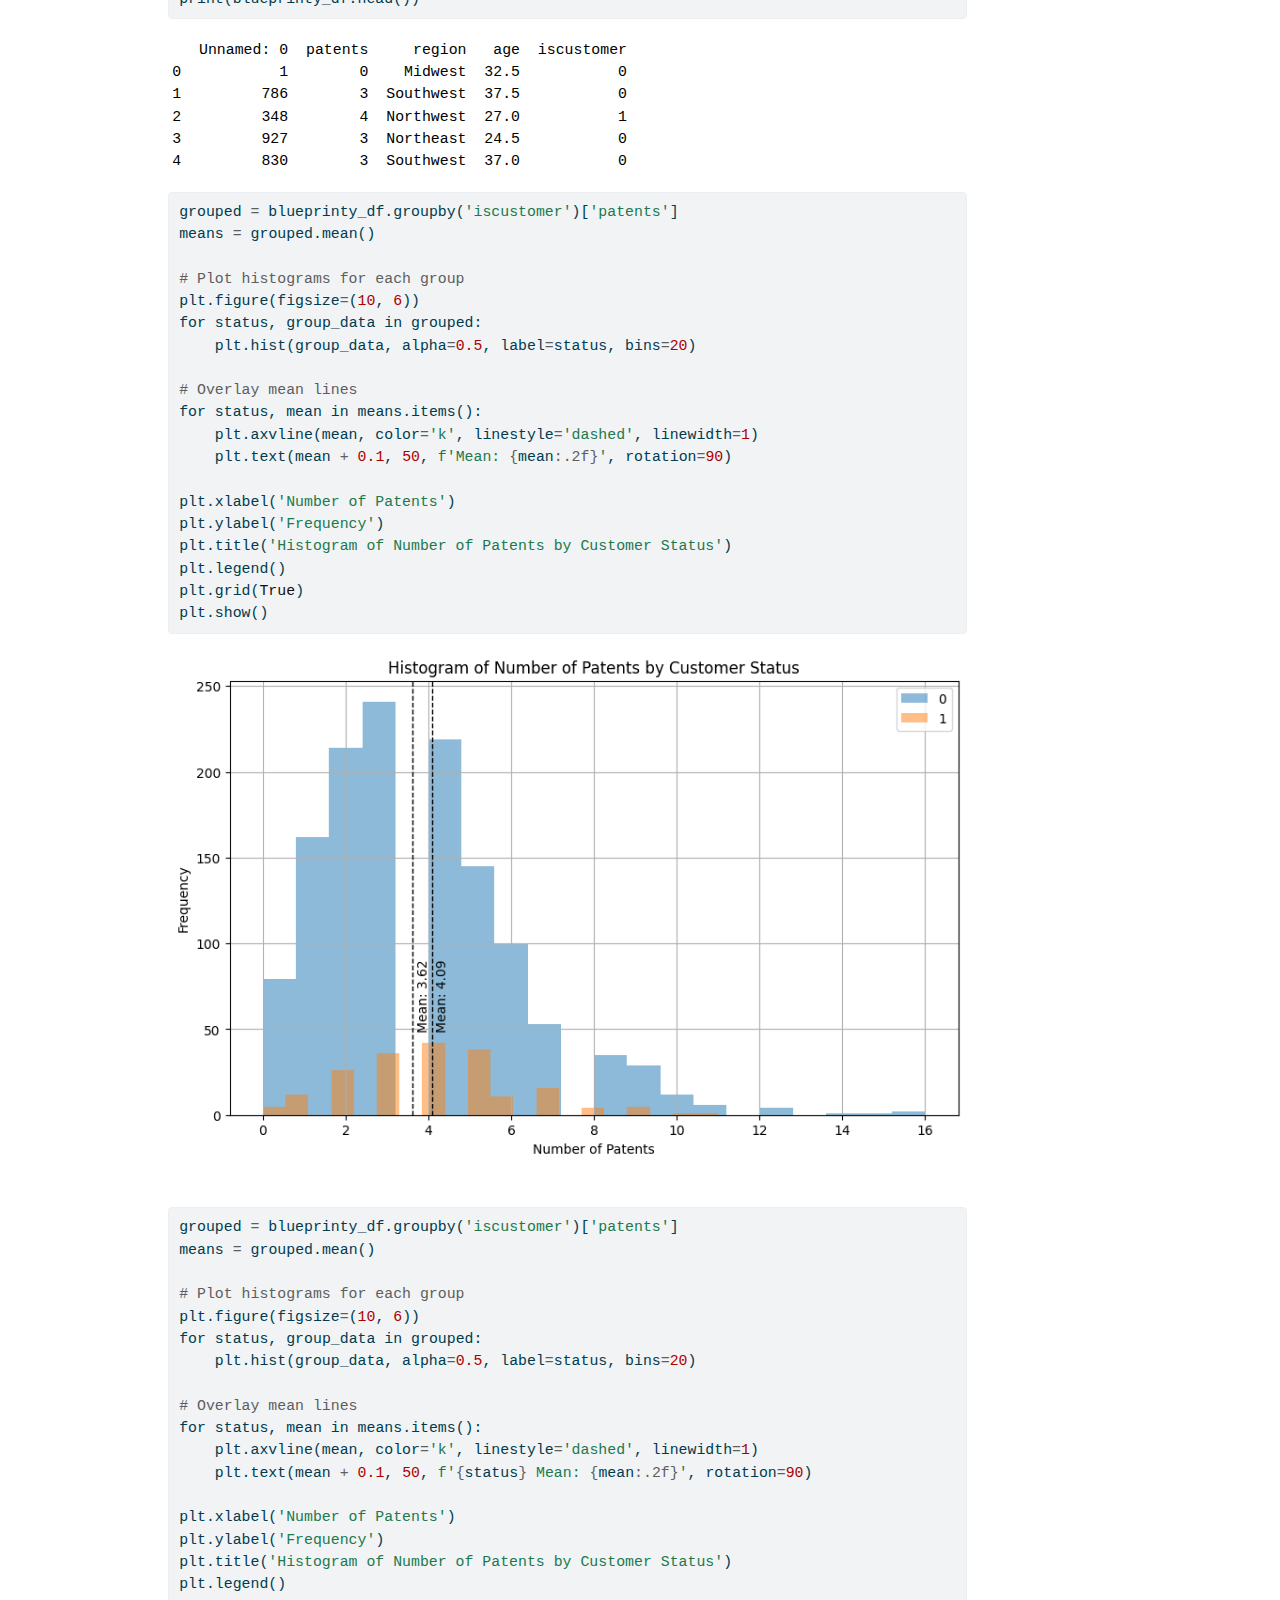
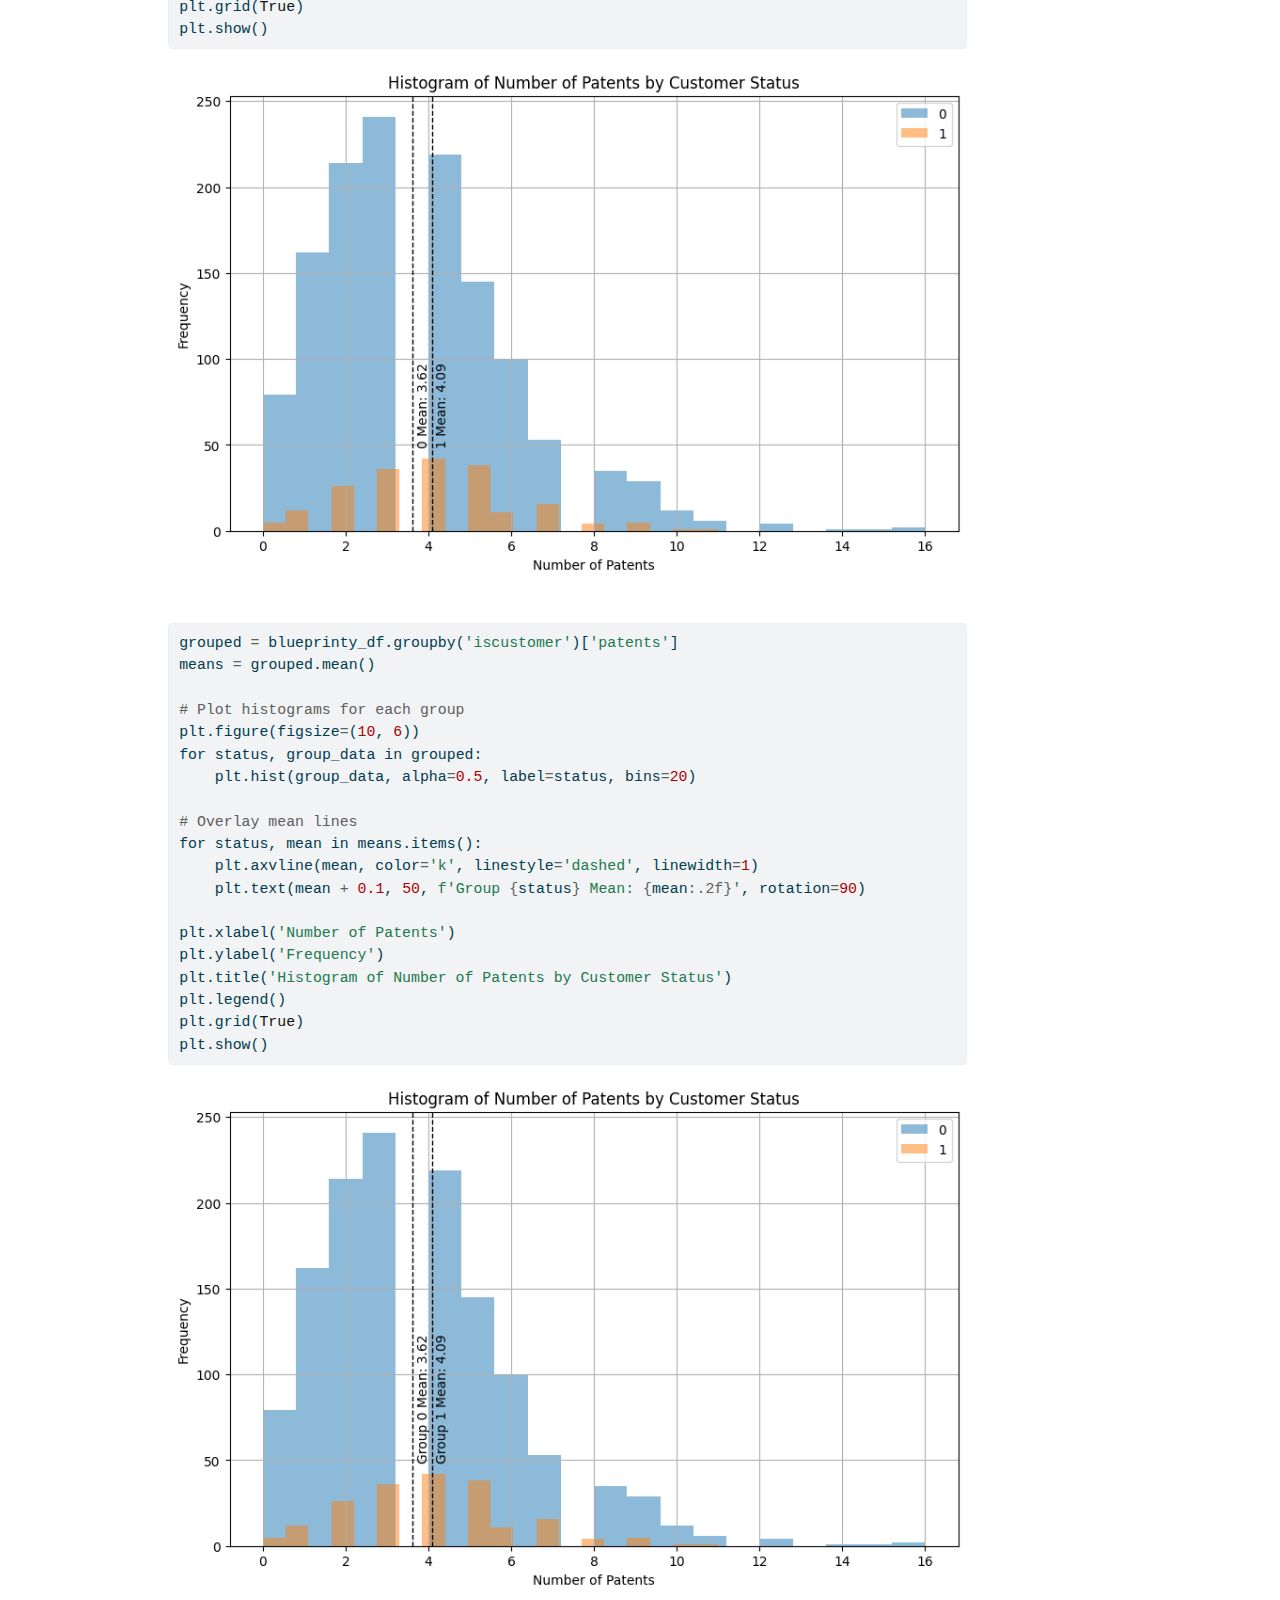
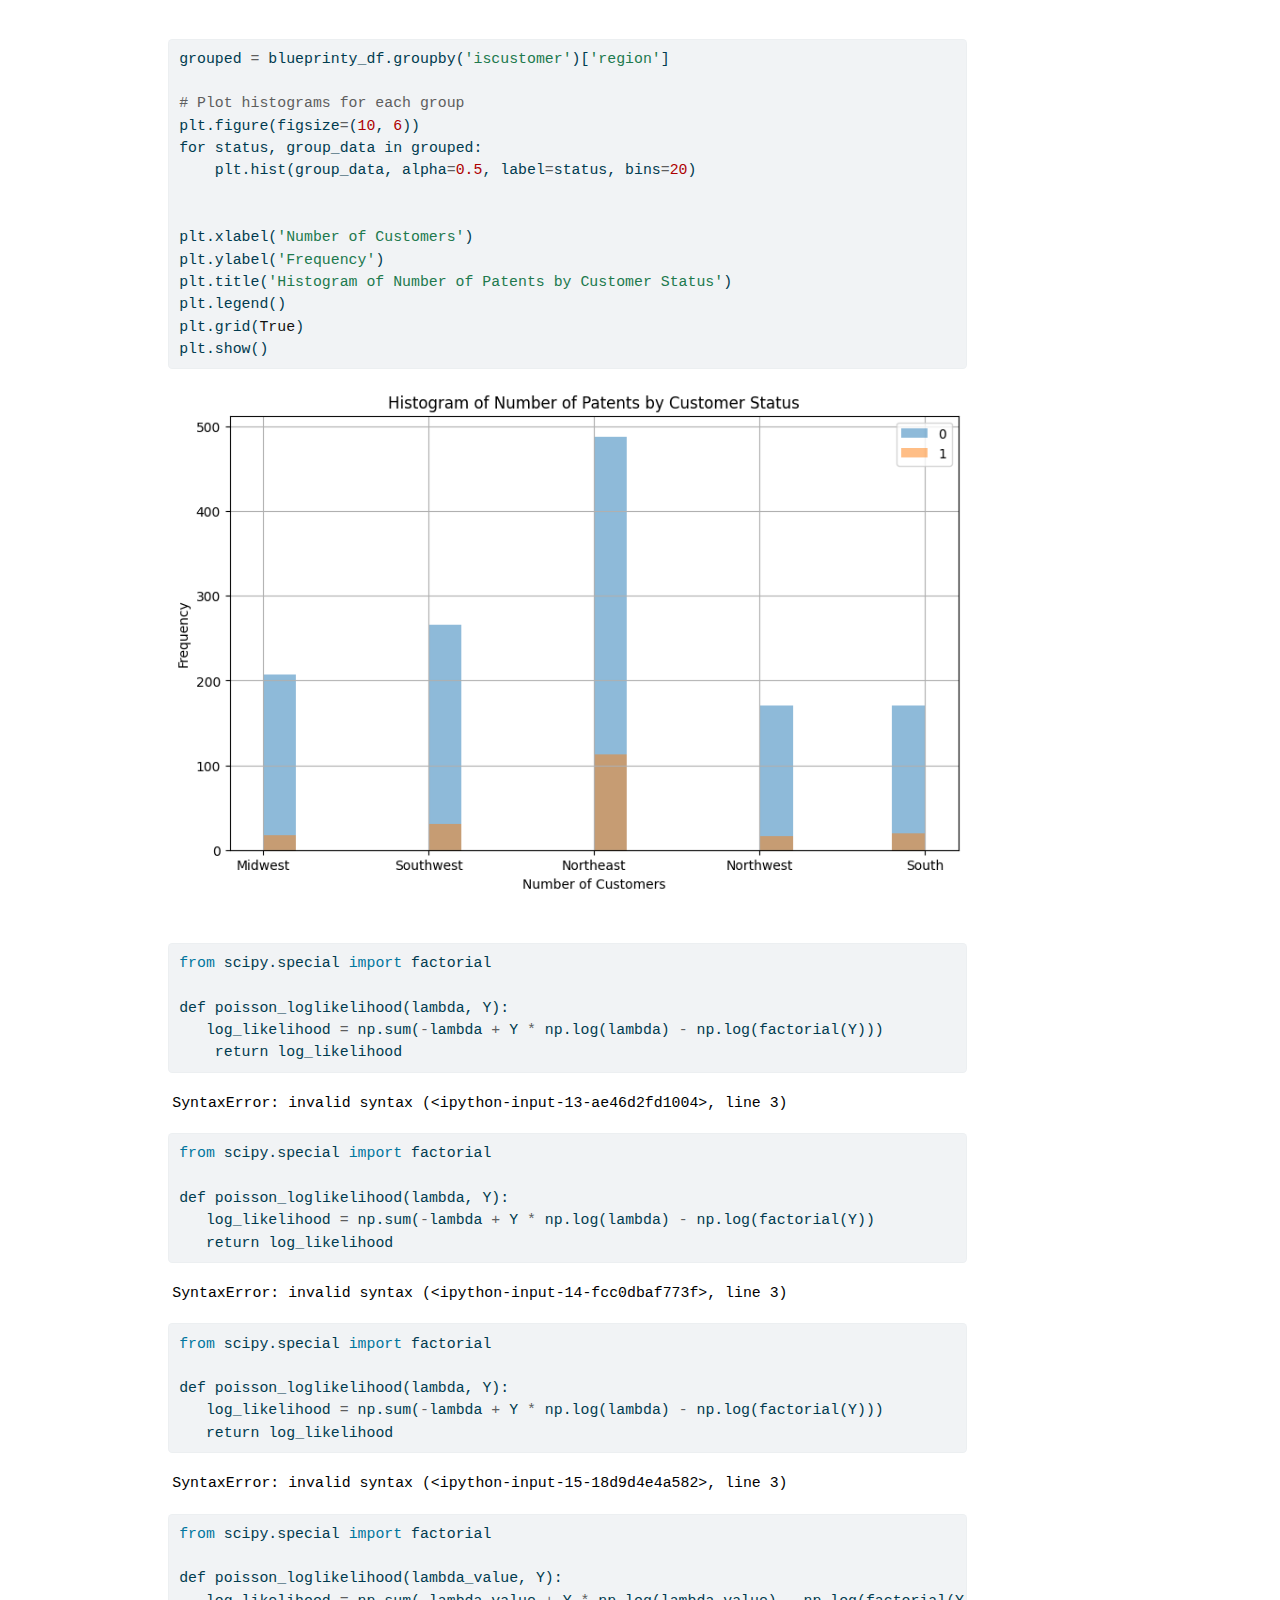
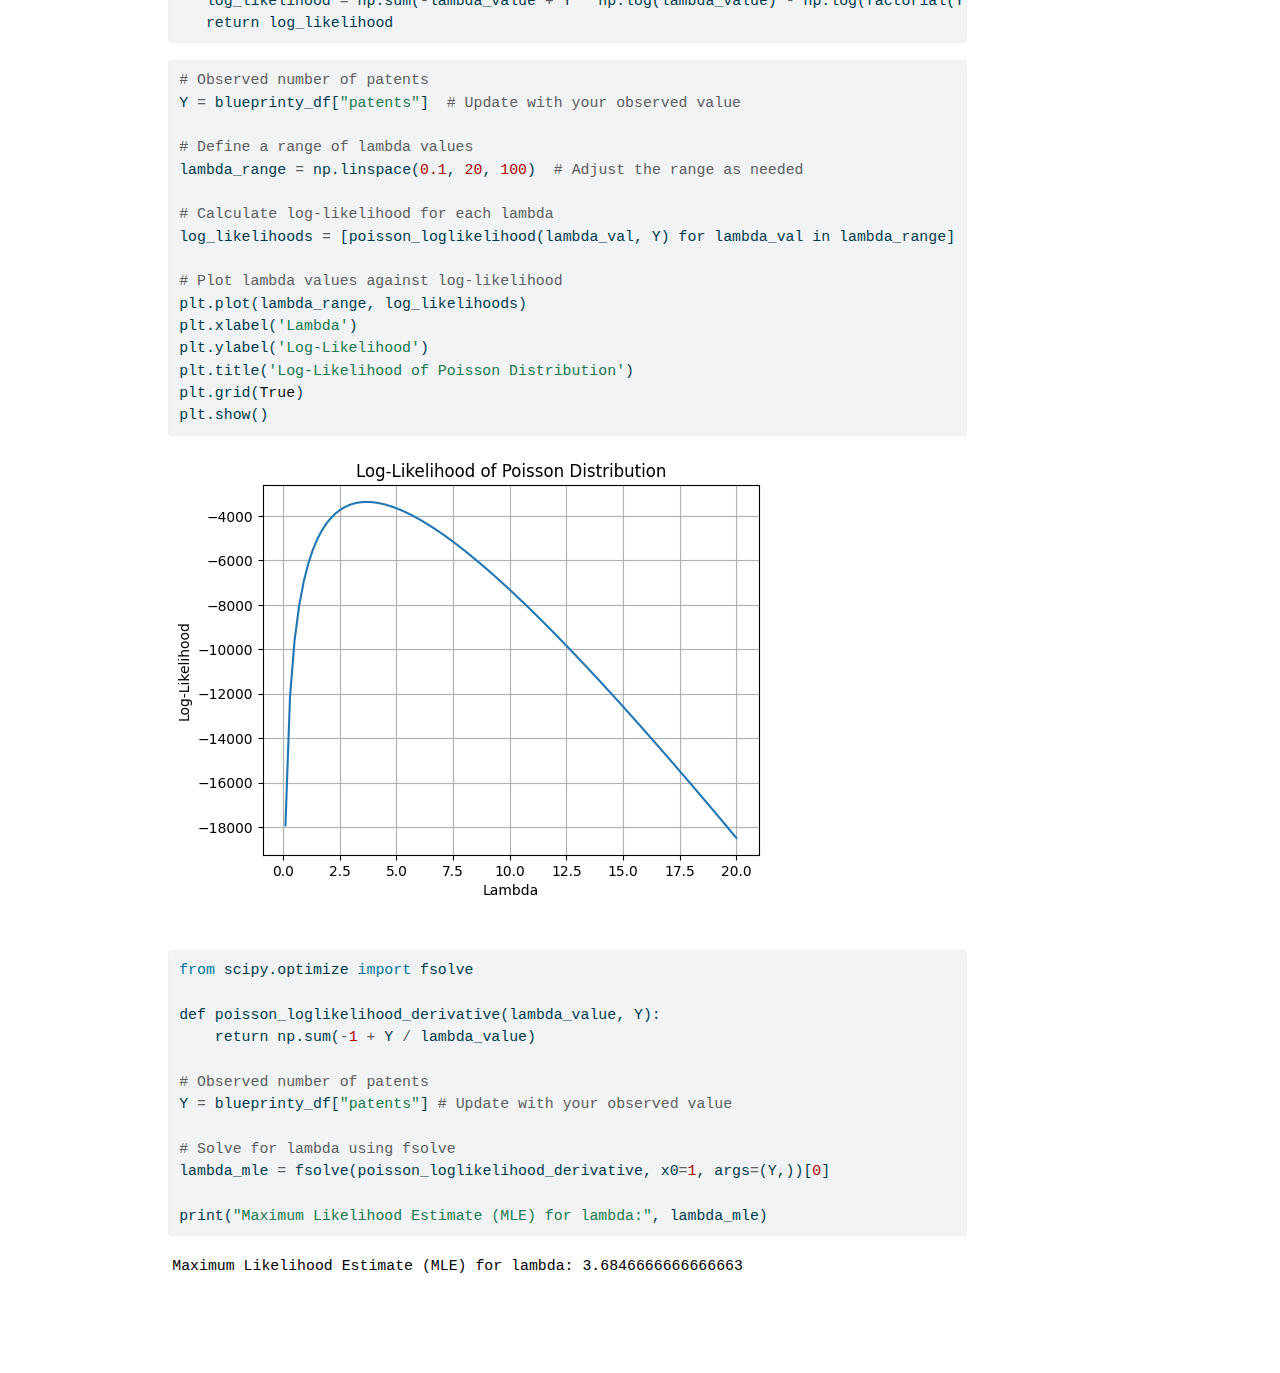
<file: docs/projects/project2/Interactive-1.html>
<!DOCTYPE html>
<html xmlns="http://www.w3.org/1999/xhtml" lang="en" xml:lang="en"><head>

<meta charset="utf-8">
<meta name="generator" content="quarto-1.4.553">

<meta name="viewport" content="width=device-width, initial-scale=1.0, user-scalable=yes">


<title>Madeline Sands</title>
<style>
code{white-space: pre-wrap;}
span.smallcaps{font-variant: small-caps;}
div.columns{display: flex; gap: min(4vw, 1.5em);}
div.column{flex: auto; overflow-x: auto;}
div.hanging-indent{margin-left: 1.5em; text-indent: -1.5em;}
ul.task-list{list-style: none;}
ul.task-list li input[type="checkbox"] {
  width: 0.8em;
  margin: 0 0.8em 0.2em -1em; /* quarto-specific, see https://github.com/quarto-dev/quarto-cli/issues/4556 */ 
  vertical-align: middle;
}
/* CSS for syntax highlighting */
pre > code.sourceCode { white-space: pre; position: relative; }
pre > code.sourceCode > span { line-height: 1.25; }
pre > code.sourceCode > span:empty { height: 1.2em; }
.sourceCode { overflow: visible; }
code.sourceCode > span { color: inherit; text-decoration: inherit; }
div.sourceCode { margin: 1em 0; }
pre.sourceCode { margin: 0; }
@media screen {
div.sourceCode { overflow: auto; }
}
@media print {
pre > code.sourceCode { white-space: pre-wrap; }
pre > code.sourceCode > span { text-indent: -5em; padding-left: 5em; }
}
pre.numberSource code
  { counter-reset: source-line 0; }
pre.numberSource code > span
  { position: relative; left: -4em; counter-increment: source-line; }
pre.numberSource code > span > a:first-child::before
  { content: counter(source-line);
    position: relative; left: -1em; text-align: right; vertical-align: baseline;
    border: none; display: inline-block;
    -webkit-touch-callout: none; -webkit-user-select: none;
    -khtml-user-select: none; -moz-user-select: none;
    -ms-user-select: none; user-select: none;
    padding: 0 4px; width: 4em;
  }
pre.numberSource { margin-left: 3em;  padding-left: 4px; }
div.sourceCode
  {   }
@media screen {
pre > code.sourceCode > span > a:first-child::before { text-decoration: underline; }
}
</style>


<script src="../../site_libs/quarto-nav/quarto-nav.js"></script>
<script src="../../site_libs/quarto-nav/headroom.min.js"></script>
<script src="../../site_libs/clipboard/clipboard.min.js"></script>
<script src="../../site_libs/quarto-search/autocomplete.umd.js"></script>
<script src="../../site_libs/quarto-search/fuse.min.js"></script>
<script src="../../site_libs/quarto-search/quarto-search.js"></script>
<meta name="quarto:offset" content="../../">
<script src="../../site_libs/quarto-html/quarto.js"></script>
<script src="../../site_libs/quarto-html/popper.min.js"></script>
<script src="../../site_libs/quarto-html/tippy.umd.min.js"></script>
<script src="../../site_libs/quarto-html/anchor.min.js"></script>
<link href="../../site_libs/quarto-html/tippy.css" rel="stylesheet">
<link href="../../site_libs/quarto-html/quarto-syntax-highlighting.css" rel="stylesheet" id="quarto-text-highlighting-styles">
<script src="../../site_libs/bootstrap/bootstrap.min.js"></script>
<link href="../../site_libs/bootstrap/bootstrap-icons.css" rel="stylesheet">
<link href="../../site_libs/bootstrap/bootstrap.min.css" rel="stylesheet" id="quarto-bootstrap" data-mode="light">
<script id="quarto-search-options" type="application/json">{
  "location": "navbar",
  "copy-button": false,
  "collapse-after": 3,
  "panel-placement": "end",
  "type": "overlay",
  "limit": 50,
  "keyboard-shortcut": [
    "f",
    "/",
    "s"
  ],
  "show-item-context": false,
  "language": {
    "search-no-results-text": "No results",
    "search-matching-documents-text": "matching documents",
    "search-copy-link-title": "Copy link to search",
    "search-hide-matches-text": "Hide additional matches",
    "search-more-match-text": "more match in this document",
    "search-more-matches-text": "more matches in this document",
    "search-clear-button-title": "Clear",
    "search-text-placeholder": "",
    "search-detached-cancel-button-title": "Cancel",
    "search-submit-button-title": "Submit",
    "search-label": "Search"
  }
}</script>


<link rel="stylesheet" href="../../styles.css">
</head>

<body class="nav-fixed">

<div id="quarto-search-results"></div>
  <header id="quarto-header" class="headroom fixed-top">
    <nav class="navbar navbar-expand-lg " data-bs-theme="dark">
      <div class="navbar-container container-fluid">
      <div class="navbar-brand-container mx-auto">
    <a class="navbar-brand" href="../../index.html">
    <span class="navbar-title">Madeline Sands</span>
    </a>
  </div>
            <div id="quarto-search" class="" title="Search"></div>
          <button class="navbar-toggler" type="button" data-bs-toggle="collapse" data-bs-target="#navbarCollapse" aria-controls="navbarCollapse" aria-expanded="false" aria-label="Toggle navigation" onclick="if (window.quartoToggleHeadroom) { window.quartoToggleHeadroom(); }">
  <span class="navbar-toggler-icon"></span>
</button>
          <div class="collapse navbar-collapse" id="navbarCollapse">
            <ul class="navbar-nav navbar-nav-scroll me-auto">
  <li class="nav-item">
    <a class="nav-link" href="../../index.html"> 
<span class="menu-text">About</span></a>
  </li>  
  <li class="nav-item">
    <a class="nav-link" href="../../resume.html"> 
<span class="menu-text">Resume</span></a>
  </li>  
  <li class="nav-item">
    <a class="nav-link" href="../../projects.html"> 
<span class="menu-text">Projects</span></a>
  </li>  
</ul>
          </div> <!-- /navcollapse -->
          <div class="quarto-navbar-tools">
</div>
      </div> <!-- /container-fluid -->
    </nav>
</header>
<!-- content -->
<div id="quarto-content" class="quarto-container page-columns page-rows-contents page-layout-article page-navbar">
<!-- sidebar -->
<!-- margin-sidebar -->
    <div id="quarto-margin-sidebar" class="sidebar margin-sidebar">
        
    </div>
<!-- main -->
<main class="content" id="quarto-document-content">




<p>Connected to Python 3.11.6</p>
<div id="cell-1" class="cell" data-vscode="{&quot;languageId&quot;:&quot;quarto&quot;}" data-execution_count="1">
<div class="sourceCode cell-code" id="cb1"><pre class="sourceCode python code-with-copy"><code class="sourceCode python"><span id="cb1-1"><a href="#cb1-1" aria-hidden="true" tabindex="-1"></a>blueprinty_df <span class="op">=</span> pd.read_csv(<span class="st">"data/blueprinty.csv"</span>)</span></code><button title="Copy to Clipboard" class="code-copy-button"><i class="bi"></i></button></pre></div>
<div class="cell-output cell-output-error">
<pre><code>NameError: name 'pd' is not defined</code></pre>
</div>
</div>
<div id="cell-2" class="cell" data-vscode="{&quot;languageId&quot;:&quot;quarto&quot;}" data-execution_count="2">
<div class="sourceCode cell-code" id="cb3"><pre class="sourceCode python code-with-copy"><code class="sourceCode python"><span id="cb3-1"><a href="#cb3-1" aria-hidden="true" tabindex="-1"></a><span class="im">import</span> pandas <span class="im">as</span> pd </span>
<span id="cb3-2"><a href="#cb3-2" aria-hidden="true" tabindex="-1"></a><span class="im">import</span> numpy <span class="im">as</span> np </span>
<span id="cb3-3"><a href="#cb3-3" aria-hidden="true" tabindex="-1"></a></span>
<span id="cb3-4"><a href="#cb3-4" aria-hidden="true" tabindex="-1"></a>blueprinty_df <span class="op">=</span> pd.read_csv(<span class="st">"data/blueprinty.csv"</span>)</span></code><button title="Copy to Clipboard" class="code-copy-button"><i class="bi"></i></button></pre></div>
</div>
<div id="cell-3" class="cell" data-vscode="{&quot;languageId&quot;:&quot;quarto&quot;}" data-execution_count="3">
<div class="sourceCode cell-code" id="cb4"><pre class="sourceCode python code-with-copy"><code class="sourceCode python"><span id="cb4-1"><a href="#cb4-1" aria-hidden="true" tabindex="-1"></a><span class="im">import</span> pandas <span class="im">as</span> pd </span>
<span id="cb4-2"><a href="#cb4-2" aria-hidden="true" tabindex="-1"></a><span class="im">import</span> numpy <span class="im">as</span> np </span>
<span id="cb4-3"><a href="#cb4-3" aria-hidden="true" tabindex="-1"></a></span>
<span id="cb4-4"><a href="#cb4-4" aria-hidden="true" tabindex="-1"></a>blueprinty_df <span class="op">=</span> pd.read_csv(<span class="st">"data/blueprinty.csv"</span>)</span>
<span id="cb4-5"><a href="#cb4-5" aria-hidden="true" tabindex="-1"></a></span>
<span id="cb4-6"><a href="#cb4-6" aria-hidden="true" tabindex="-1"></a><span class="bu">print</span>(blueprinty_df.head())</span></code><button title="Copy to Clipboard" class="code-copy-button"><i class="bi"></i></button></pre></div>
<div class="cell-output cell-output-stdout">
<pre><code>   Unnamed: 0  patents     region   age  iscustomer
0           1        0    Midwest  32.5           0
1         786        3  Southwest  37.5           0
2         348        4  Northwest  27.0           1
3         927        3  Northeast  24.5           0
4         830        3  Southwest  37.0           0</code></pre>
</div>
</div>
<div id="cell-4" class="cell" data-vscode="{&quot;languageId&quot;:&quot;quarto&quot;}" data-execution_count="4">
<div class="sourceCode cell-code" id="cb6"><pre class="sourceCode python code-with-copy"><code class="sourceCode python"><span id="cb6-1"><a href="#cb6-1" aria-hidden="true" tabindex="-1"></a><span class="im">import</span> pandas <span class="im">as</span> pd </span>
<span id="cb6-2"><a href="#cb6-2" aria-hidden="true" tabindex="-1"></a><span class="im">import</span> numpy <span class="im">as</span> np </span>
<span id="cb6-3"><a href="#cb6-3" aria-hidden="true" tabindex="-1"></a><span class="im">import</span> matplotlib <span class="im">as</span> plt </span>
<span id="cb6-4"><a href="#cb6-4" aria-hidden="true" tabindex="-1"></a></span>
<span id="cb6-5"><a href="#cb6-5" aria-hidden="true" tabindex="-1"></a>blueprinty_df <span class="op">=</span> pd.read_csv(<span class="st">"data/blueprinty.csv"</span>)</span>
<span id="cb6-6"><a href="#cb6-6" aria-hidden="true" tabindex="-1"></a></span>
<span id="cb6-7"><a href="#cb6-7" aria-hidden="true" tabindex="-1"></a><span class="bu">print</span>(blueprinty_df.head())</span></code><button title="Copy to Clipboard" class="code-copy-button"><i class="bi"></i></button></pre></div>
<div class="cell-output cell-output-stdout">
<pre><code>   Unnamed: 0  patents     region   age  iscustomer
0           1        0    Midwest  32.5           0
1         786        3  Southwest  37.5           0
2         348        4  Northwest  27.0           1
3         927        3  Northeast  24.5           0
4         830        3  Southwest  37.0           0</code></pre>
</div>
</div>
<div id="cell-5" class="cell" data-vscode="{&quot;languageId&quot;:&quot;quarto&quot;}" data-execution_count="5">
<div class="sourceCode cell-code" id="cb8"><pre class="sourceCode python code-with-copy"><code class="sourceCode python"><span id="cb8-1"><a href="#cb8-1" aria-hidden="true" tabindex="-1"></a>blueprinty_df.hist(figsize<span class="op">=</span>(<span class="dv">20</span>,<span class="dv">20</span>))</span></code><button title="Copy to Clipboard" class="code-copy-button"><i class="bi"></i></button></pre></div>
<div class="cell-output cell-output-display" data-execution_count="5">
<pre><code>array([[&lt;Axes: title={'center': 'Unnamed: 0'}&gt;,
        &lt;Axes: title={'center': 'patents'}&gt;],
       [&lt;Axes: title={'center': 'age'}&gt;,
        &lt;Axes: title={'center': 'iscustomer'}&gt;]], dtype=object)</code></pre>
</div>
<div class="cell-output cell-output-display">
<div>
<figure class="figure">
<p><img src="Interactive-1_files/figure-html/cell-6-output-2.png" class="img-fluid figure-img"></p>
</figure>
</div>
</div>
</div>
<div id="cell-6" class="cell" data-vscode="{&quot;languageId&quot;:&quot;quarto&quot;}" data-execution_count="6">
<div class="sourceCode cell-code" id="cb10"><pre class="sourceCode python code-with-copy"><code class="sourceCode python"><span id="cb10-1"><a href="#cb10-1" aria-hidden="true" tabindex="-1"></a>grouped <span class="op">=</span> blueprinty_df.groupby(<span class="st">'iscustomer'</span>)[<span class="st">'patents'</span>]</span>
<span id="cb10-2"><a href="#cb10-2" aria-hidden="true" tabindex="-1"></a>means <span class="op">=</span> grouped.mean()</span>
<span id="cb10-3"><a href="#cb10-3" aria-hidden="true" tabindex="-1"></a></span>
<span id="cb10-4"><a href="#cb10-4" aria-hidden="true" tabindex="-1"></a><span class="co"># Plot histograms for each group</span></span>
<span id="cb10-5"><a href="#cb10-5" aria-hidden="true" tabindex="-1"></a>plt.figure(figsize<span class="op">=</span>(<span class="dv">10</span>, <span class="dv">6</span>))</span>
<span id="cb10-6"><a href="#cb10-6" aria-hidden="true" tabindex="-1"></a><span class="cf">for</span> status, group_data <span class="kw">in</span> grouped:</span>
<span id="cb10-7"><a href="#cb10-7" aria-hidden="true" tabindex="-1"></a>    plt.hist(group_data, alpha<span class="op">=</span><span class="fl">0.5</span>, label<span class="op">=</span>status, bins<span class="op">=</span><span class="dv">20</span>)</span>
<span id="cb10-8"><a href="#cb10-8" aria-hidden="true" tabindex="-1"></a></span>
<span id="cb10-9"><a href="#cb10-9" aria-hidden="true" tabindex="-1"></a><span class="co"># Overlay mean lines</span></span>
<span id="cb10-10"><a href="#cb10-10" aria-hidden="true" tabindex="-1"></a><span class="cf">for</span> status, mean <span class="kw">in</span> means.items():</span>
<span id="cb10-11"><a href="#cb10-11" aria-hidden="true" tabindex="-1"></a>    plt.axvline(mean, color<span class="op">=</span><span class="st">'k'</span>, linestyle<span class="op">=</span><span class="st">'dashed'</span>, linewidth<span class="op">=</span><span class="dv">1</span>)</span>
<span id="cb10-12"><a href="#cb10-12" aria-hidden="true" tabindex="-1"></a>    plt.text(mean <span class="op">+</span> <span class="fl">0.1</span>, <span class="dv">50</span>, <span class="ss">f'Mean: </span><span class="sc">{</span>mean<span class="sc">:.2f}</span><span class="ss">'</span>, rotation<span class="op">=</span><span class="dv">90</span>)</span>
<span id="cb10-13"><a href="#cb10-13" aria-hidden="true" tabindex="-1"></a></span>
<span id="cb10-14"><a href="#cb10-14" aria-hidden="true" tabindex="-1"></a>plt.xlabel(<span class="st">'Number of Patents'</span>)</span>
<span id="cb10-15"><a href="#cb10-15" aria-hidden="true" tabindex="-1"></a>plt.ylabel(<span class="st">'Frequency'</span>)</span>
<span id="cb10-16"><a href="#cb10-16" aria-hidden="true" tabindex="-1"></a>plt.title(<span class="st">'Histogram of Number of Patents by Customer Status'</span>)</span>
<span id="cb10-17"><a href="#cb10-17" aria-hidden="true" tabindex="-1"></a>plt.legend()</span>
<span id="cb10-18"><a href="#cb10-18" aria-hidden="true" tabindex="-1"></a>plt.grid(<span class="va">True</span>)</span>
<span id="cb10-19"><a href="#cb10-19" aria-hidden="true" tabindex="-1"></a>plt.show()</span></code><button title="Copy to Clipboard" class="code-copy-button"><i class="bi"></i></button></pre></div>
<div class="cell-output cell-output-error">
<pre><code>TypeError: 'module' object is not callable</code></pre>
</div>
</div>
<div id="cell-7" class="cell" data-vscode="{&quot;languageId&quot;:&quot;quarto&quot;}" data-execution_count="7">
<div class="sourceCode cell-code" id="cb12"><pre class="sourceCode python code-with-copy"><code class="sourceCode python"><span id="cb12-1"><a href="#cb12-1" aria-hidden="true" tabindex="-1"></a>grouped <span class="op">=</span> blueprinty_df.groupby(<span class="st">'iscustomer'</span>)[<span class="st">'patents'</span>]</span>
<span id="cb12-2"><a href="#cb12-2" aria-hidden="true" tabindex="-1"></a>means <span class="op">=</span> grouped.mean()</span>
<span id="cb12-3"><a href="#cb12-3" aria-hidden="true" tabindex="-1"></a></span>
<span id="cb12-4"><a href="#cb12-4" aria-hidden="true" tabindex="-1"></a><span class="co"># Plot histograms for each group</span></span>
<span id="cb12-5"><a href="#cb12-5" aria-hidden="true" tabindex="-1"></a></span>
<span id="cb12-6"><a href="#cb12-6" aria-hidden="true" tabindex="-1"></a><span class="cf">for</span> status, group_data <span class="kw">in</span> grouped:</span>
<span id="cb12-7"><a href="#cb12-7" aria-hidden="true" tabindex="-1"></a>    plt.hist(group_data, alpha<span class="op">=</span><span class="fl">0.5</span>, label<span class="op">=</span>status, bins<span class="op">=</span><span class="dv">20</span>)</span>
<span id="cb12-8"><a href="#cb12-8" aria-hidden="true" tabindex="-1"></a></span>
<span id="cb12-9"><a href="#cb12-9" aria-hidden="true" tabindex="-1"></a><span class="co"># Overlay mean lines</span></span>
<span id="cb12-10"><a href="#cb12-10" aria-hidden="true" tabindex="-1"></a><span class="cf">for</span> status, mean <span class="kw">in</span> means.items():</span>
<span id="cb12-11"><a href="#cb12-11" aria-hidden="true" tabindex="-1"></a>    plt.axvline(mean, color<span class="op">=</span><span class="st">'k'</span>, linestyle<span class="op">=</span><span class="st">'dashed'</span>, linewidth<span class="op">=</span><span class="dv">1</span>)</span>
<span id="cb12-12"><a href="#cb12-12" aria-hidden="true" tabindex="-1"></a>    plt.text(mean <span class="op">+</span> <span class="fl">0.1</span>, <span class="dv">50</span>, <span class="ss">f'Mean: </span><span class="sc">{</span>mean<span class="sc">:.2f}</span><span class="ss">'</span>, rotation<span class="op">=</span><span class="dv">90</span>)</span>
<span id="cb12-13"><a href="#cb12-13" aria-hidden="true" tabindex="-1"></a></span>
<span id="cb12-14"><a href="#cb12-14" aria-hidden="true" tabindex="-1"></a>plt.xlabel(<span class="st">'Number of Patents'</span>)</span>
<span id="cb12-15"><a href="#cb12-15" aria-hidden="true" tabindex="-1"></a>plt.ylabel(<span class="st">'Frequency'</span>)</span>
<span id="cb12-16"><a href="#cb12-16" aria-hidden="true" tabindex="-1"></a>plt.title(<span class="st">'Histogram of Number of Patents by Customer Status'</span>)</span>
<span id="cb12-17"><a href="#cb12-17" aria-hidden="true" tabindex="-1"></a>plt.legend()</span>
<span id="cb12-18"><a href="#cb12-18" aria-hidden="true" tabindex="-1"></a>plt.grid(<span class="va">True</span>)</span>
<span id="cb12-19"><a href="#cb12-19" aria-hidden="true" tabindex="-1"></a>plt.show()</span></code><button title="Copy to Clipboard" class="code-copy-button"><i class="bi"></i></button></pre></div>
<div class="cell-output cell-output-error">
<pre><code>AttributeError: module 'matplotlib' has no attribute 'hist'</code></pre>
</div>
</div>
<div id="cell-8" class="cell" data-vscode="{&quot;languageId&quot;:&quot;quarto&quot;}" data-execution_count="8">
<div class="sourceCode cell-code" id="cb14"><pre class="sourceCode python code-with-copy"><code class="sourceCode python"><span id="cb14-1"><a href="#cb14-1" aria-hidden="true" tabindex="-1"></a><span class="im">import</span> pandas <span class="im">as</span> pd </span>
<span id="cb14-2"><a href="#cb14-2" aria-hidden="true" tabindex="-1"></a><span class="im">import</span> numpy <span class="im">as</span> np </span>
<span id="cb14-3"><a href="#cb14-3" aria-hidden="true" tabindex="-1"></a><span class="im">import</span> matplotlib.pyplot <span class="im">as</span> plt </span>
<span id="cb14-4"><a href="#cb14-4" aria-hidden="true" tabindex="-1"></a></span>
<span id="cb14-5"><a href="#cb14-5" aria-hidden="true" tabindex="-1"></a>blueprinty_df <span class="op">=</span> pd.read_csv(<span class="st">"data/blueprinty.csv"</span>)</span>
<span id="cb14-6"><a href="#cb14-6" aria-hidden="true" tabindex="-1"></a></span>
<span id="cb14-7"><a href="#cb14-7" aria-hidden="true" tabindex="-1"></a><span class="bu">print</span>(blueprinty_df.head())</span></code><button title="Copy to Clipboard" class="code-copy-button"><i class="bi"></i></button></pre></div>
<div class="cell-output cell-output-stdout">
<pre><code>   Unnamed: 0  patents     region   age  iscustomer
0           1        0    Midwest  32.5           0
1         786        3  Southwest  37.5           0
2         348        4  Northwest  27.0           1
3         927        3  Northeast  24.5           0
4         830        3  Southwest  37.0           0</code></pre>
</div>
</div>
<div id="cell-9" class="cell" data-vscode="{&quot;languageId&quot;:&quot;quarto&quot;}" data-execution_count="9">
<div class="sourceCode cell-code" id="cb16"><pre class="sourceCode python code-with-copy"><code class="sourceCode python"><span id="cb16-1"><a href="#cb16-1" aria-hidden="true" tabindex="-1"></a>grouped <span class="op">=</span> blueprinty_df.groupby(<span class="st">'iscustomer'</span>)[<span class="st">'patents'</span>]</span>
<span id="cb16-2"><a href="#cb16-2" aria-hidden="true" tabindex="-1"></a>means <span class="op">=</span> grouped.mean()</span>
<span id="cb16-3"><a href="#cb16-3" aria-hidden="true" tabindex="-1"></a></span>
<span id="cb16-4"><a href="#cb16-4" aria-hidden="true" tabindex="-1"></a><span class="co"># Plot histograms for each group</span></span>
<span id="cb16-5"><a href="#cb16-5" aria-hidden="true" tabindex="-1"></a>plt.figure(figsize<span class="op">=</span>(<span class="dv">10</span>, <span class="dv">6</span>))</span>
<span id="cb16-6"><a href="#cb16-6" aria-hidden="true" tabindex="-1"></a><span class="cf">for</span> status, group_data <span class="kw">in</span> grouped:</span>
<span id="cb16-7"><a href="#cb16-7" aria-hidden="true" tabindex="-1"></a>    plt.hist(group_data, alpha<span class="op">=</span><span class="fl">0.5</span>, label<span class="op">=</span>status, bins<span class="op">=</span><span class="dv">20</span>)</span>
<span id="cb16-8"><a href="#cb16-8" aria-hidden="true" tabindex="-1"></a></span>
<span id="cb16-9"><a href="#cb16-9" aria-hidden="true" tabindex="-1"></a><span class="co"># Overlay mean lines</span></span>
<span id="cb16-10"><a href="#cb16-10" aria-hidden="true" tabindex="-1"></a><span class="cf">for</span> status, mean <span class="kw">in</span> means.items():</span>
<span id="cb16-11"><a href="#cb16-11" aria-hidden="true" tabindex="-1"></a>    plt.axvline(mean, color<span class="op">=</span><span class="st">'k'</span>, linestyle<span class="op">=</span><span class="st">'dashed'</span>, linewidth<span class="op">=</span><span class="dv">1</span>)</span>
<span id="cb16-12"><a href="#cb16-12" aria-hidden="true" tabindex="-1"></a>    plt.text(mean <span class="op">+</span> <span class="fl">0.1</span>, <span class="dv">50</span>, <span class="ss">f'Mean: </span><span class="sc">{</span>mean<span class="sc">:.2f}</span><span class="ss">'</span>, rotation<span class="op">=</span><span class="dv">90</span>)</span>
<span id="cb16-13"><a href="#cb16-13" aria-hidden="true" tabindex="-1"></a></span>
<span id="cb16-14"><a href="#cb16-14" aria-hidden="true" tabindex="-1"></a>plt.xlabel(<span class="st">'Number of Patents'</span>)</span>
<span id="cb16-15"><a href="#cb16-15" aria-hidden="true" tabindex="-1"></a>plt.ylabel(<span class="st">'Frequency'</span>)</span>
<span id="cb16-16"><a href="#cb16-16" aria-hidden="true" tabindex="-1"></a>plt.title(<span class="st">'Histogram of Number of Patents by Customer Status'</span>)</span>
<span id="cb16-17"><a href="#cb16-17" aria-hidden="true" tabindex="-1"></a>plt.legend()</span>
<span id="cb16-18"><a href="#cb16-18" aria-hidden="true" tabindex="-1"></a>plt.grid(<span class="va">True</span>)</span>
<span id="cb16-19"><a href="#cb16-19" aria-hidden="true" tabindex="-1"></a>plt.show()</span></code><button title="Copy to Clipboard" class="code-copy-button"><i class="bi"></i></button></pre></div>
<div class="cell-output cell-output-display">
<div>
<figure class="figure">
<p><img src="Interactive-1_files/figure-html/cell-10-output-1.png" class="img-fluid figure-img"></p>
</figure>
</div>
</div>
</div>
<div id="cell-10" class="cell" data-vscode="{&quot;languageId&quot;:&quot;quarto&quot;}" data-execution_count="10">
<div class="sourceCode cell-code" id="cb17"><pre class="sourceCode python code-with-copy"><code class="sourceCode python"><span id="cb17-1"><a href="#cb17-1" aria-hidden="true" tabindex="-1"></a>grouped <span class="op">=</span> blueprinty_df.groupby(<span class="st">'iscustomer'</span>)[<span class="st">'patents'</span>]</span>
<span id="cb17-2"><a href="#cb17-2" aria-hidden="true" tabindex="-1"></a>means <span class="op">=</span> grouped.mean()</span>
<span id="cb17-3"><a href="#cb17-3" aria-hidden="true" tabindex="-1"></a></span>
<span id="cb17-4"><a href="#cb17-4" aria-hidden="true" tabindex="-1"></a><span class="co"># Plot histograms for each group</span></span>
<span id="cb17-5"><a href="#cb17-5" aria-hidden="true" tabindex="-1"></a>plt.figure(figsize<span class="op">=</span>(<span class="dv">10</span>, <span class="dv">6</span>))</span>
<span id="cb17-6"><a href="#cb17-6" aria-hidden="true" tabindex="-1"></a><span class="cf">for</span> status, group_data <span class="kw">in</span> grouped:</span>
<span id="cb17-7"><a href="#cb17-7" aria-hidden="true" tabindex="-1"></a>    plt.hist(group_data, alpha<span class="op">=</span><span class="fl">0.5</span>, label<span class="op">=</span>status, bins<span class="op">=</span><span class="dv">20</span>)</span>
<span id="cb17-8"><a href="#cb17-8" aria-hidden="true" tabindex="-1"></a></span>
<span id="cb17-9"><a href="#cb17-9" aria-hidden="true" tabindex="-1"></a><span class="co"># Overlay mean lines</span></span>
<span id="cb17-10"><a href="#cb17-10" aria-hidden="true" tabindex="-1"></a><span class="cf">for</span> status, mean <span class="kw">in</span> means.items():</span>
<span id="cb17-11"><a href="#cb17-11" aria-hidden="true" tabindex="-1"></a>    plt.axvline(mean, color<span class="op">=</span><span class="st">'k'</span>, linestyle<span class="op">=</span><span class="st">'dashed'</span>, linewidth<span class="op">=</span><span class="dv">1</span>)</span>
<span id="cb17-12"><a href="#cb17-12" aria-hidden="true" tabindex="-1"></a>    plt.text(mean <span class="op">+</span> <span class="fl">0.1</span>, <span class="dv">50</span>, <span class="ss">f'</span><span class="sc">{</span>status<span class="sc">}</span><span class="ss"> Mean: </span><span class="sc">{</span>mean<span class="sc">:.2f}</span><span class="ss">'</span>, rotation<span class="op">=</span><span class="dv">90</span>)</span>
<span id="cb17-13"><a href="#cb17-13" aria-hidden="true" tabindex="-1"></a></span>
<span id="cb17-14"><a href="#cb17-14" aria-hidden="true" tabindex="-1"></a>plt.xlabel(<span class="st">'Number of Patents'</span>)</span>
<span id="cb17-15"><a href="#cb17-15" aria-hidden="true" tabindex="-1"></a>plt.ylabel(<span class="st">'Frequency'</span>)</span>
<span id="cb17-16"><a href="#cb17-16" aria-hidden="true" tabindex="-1"></a>plt.title(<span class="st">'Histogram of Number of Patents by Customer Status'</span>)</span>
<span id="cb17-17"><a href="#cb17-17" aria-hidden="true" tabindex="-1"></a>plt.legend()</span>
<span id="cb17-18"><a href="#cb17-18" aria-hidden="true" tabindex="-1"></a>plt.grid(<span class="va">True</span>)</span>
<span id="cb17-19"><a href="#cb17-19" aria-hidden="true" tabindex="-1"></a>plt.show()</span></code><button title="Copy to Clipboard" class="code-copy-button"><i class="bi"></i></button></pre></div>
<div class="cell-output cell-output-display">
<div>
<figure class="figure">
<p><img src="Interactive-1_files/figure-html/cell-11-output-1.png" class="img-fluid figure-img"></p>
</figure>
</div>
</div>
</div>
<div id="cell-11" class="cell" data-vscode="{&quot;languageId&quot;:&quot;quarto&quot;}" data-execution_count="11">
<div class="sourceCode cell-code" id="cb18"><pre class="sourceCode python code-with-copy"><code class="sourceCode python"><span id="cb18-1"><a href="#cb18-1" aria-hidden="true" tabindex="-1"></a>grouped <span class="op">=</span> blueprinty_df.groupby(<span class="st">'iscustomer'</span>)[<span class="st">'patents'</span>]</span>
<span id="cb18-2"><a href="#cb18-2" aria-hidden="true" tabindex="-1"></a>means <span class="op">=</span> grouped.mean()</span>
<span id="cb18-3"><a href="#cb18-3" aria-hidden="true" tabindex="-1"></a></span>
<span id="cb18-4"><a href="#cb18-4" aria-hidden="true" tabindex="-1"></a><span class="co"># Plot histograms for each group</span></span>
<span id="cb18-5"><a href="#cb18-5" aria-hidden="true" tabindex="-1"></a>plt.figure(figsize<span class="op">=</span>(<span class="dv">10</span>, <span class="dv">6</span>))</span>
<span id="cb18-6"><a href="#cb18-6" aria-hidden="true" tabindex="-1"></a><span class="cf">for</span> status, group_data <span class="kw">in</span> grouped:</span>
<span id="cb18-7"><a href="#cb18-7" aria-hidden="true" tabindex="-1"></a>    plt.hist(group_data, alpha<span class="op">=</span><span class="fl">0.5</span>, label<span class="op">=</span>status, bins<span class="op">=</span><span class="dv">20</span>)</span>
<span id="cb18-8"><a href="#cb18-8" aria-hidden="true" tabindex="-1"></a></span>
<span id="cb18-9"><a href="#cb18-9" aria-hidden="true" tabindex="-1"></a><span class="co"># Overlay mean lines</span></span>
<span id="cb18-10"><a href="#cb18-10" aria-hidden="true" tabindex="-1"></a><span class="cf">for</span> status, mean <span class="kw">in</span> means.items():</span>
<span id="cb18-11"><a href="#cb18-11" aria-hidden="true" tabindex="-1"></a>    plt.axvline(mean, color<span class="op">=</span><span class="st">'k'</span>, linestyle<span class="op">=</span><span class="st">'dashed'</span>, linewidth<span class="op">=</span><span class="dv">1</span>)</span>
<span id="cb18-12"><a href="#cb18-12" aria-hidden="true" tabindex="-1"></a>    plt.text(mean <span class="op">+</span> <span class="fl">0.1</span>, <span class="dv">50</span>, <span class="ss">f'Group </span><span class="sc">{</span>status<span class="sc">}</span><span class="ss"> Mean: </span><span class="sc">{</span>mean<span class="sc">:.2f}</span><span class="ss">'</span>, rotation<span class="op">=</span><span class="dv">90</span>)</span>
<span id="cb18-13"><a href="#cb18-13" aria-hidden="true" tabindex="-1"></a></span>
<span id="cb18-14"><a href="#cb18-14" aria-hidden="true" tabindex="-1"></a>plt.xlabel(<span class="st">'Number of Patents'</span>)</span>
<span id="cb18-15"><a href="#cb18-15" aria-hidden="true" tabindex="-1"></a>plt.ylabel(<span class="st">'Frequency'</span>)</span>
<span id="cb18-16"><a href="#cb18-16" aria-hidden="true" tabindex="-1"></a>plt.title(<span class="st">'Histogram of Number of Patents by Customer Status'</span>)</span>
<span id="cb18-17"><a href="#cb18-17" aria-hidden="true" tabindex="-1"></a>plt.legend()</span>
<span id="cb18-18"><a href="#cb18-18" aria-hidden="true" tabindex="-1"></a>plt.grid(<span class="va">True</span>)</span>
<span id="cb18-19"><a href="#cb18-19" aria-hidden="true" tabindex="-1"></a>plt.show()</span></code><button title="Copy to Clipboard" class="code-copy-button"><i class="bi"></i></button></pre></div>
<div class="cell-output cell-output-display">
<div>
<figure class="figure">
<p><img src="Interactive-1_files/figure-html/cell-12-output-1.png" class="img-fluid figure-img"></p>
</figure>
</div>
</div>
</div>
<div id="cell-12" class="cell" data-vscode="{&quot;languageId&quot;:&quot;quarto&quot;}" data-execution_count="12">
<div class="sourceCode cell-code" id="cb19"><pre class="sourceCode python code-with-copy"><code class="sourceCode python"><span id="cb19-1"><a href="#cb19-1" aria-hidden="true" tabindex="-1"></a>grouped <span class="op">=</span> blueprinty_df.groupby(<span class="st">'iscustomer'</span>)[<span class="st">'region'</span>]</span>
<span id="cb19-2"><a href="#cb19-2" aria-hidden="true" tabindex="-1"></a></span>
<span id="cb19-3"><a href="#cb19-3" aria-hidden="true" tabindex="-1"></a><span class="co"># Plot histograms for each group</span></span>
<span id="cb19-4"><a href="#cb19-4" aria-hidden="true" tabindex="-1"></a>plt.figure(figsize<span class="op">=</span>(<span class="dv">10</span>, <span class="dv">6</span>))</span>
<span id="cb19-5"><a href="#cb19-5" aria-hidden="true" tabindex="-1"></a><span class="cf">for</span> status, group_data <span class="kw">in</span> grouped:</span>
<span id="cb19-6"><a href="#cb19-6" aria-hidden="true" tabindex="-1"></a>    plt.hist(group_data, alpha<span class="op">=</span><span class="fl">0.5</span>, label<span class="op">=</span>status, bins<span class="op">=</span><span class="dv">20</span>)</span>
<span id="cb19-7"><a href="#cb19-7" aria-hidden="true" tabindex="-1"></a></span>
<span id="cb19-8"><a href="#cb19-8" aria-hidden="true" tabindex="-1"></a></span>
<span id="cb19-9"><a href="#cb19-9" aria-hidden="true" tabindex="-1"></a>plt.xlabel(<span class="st">'Number of Customers'</span>)</span>
<span id="cb19-10"><a href="#cb19-10" aria-hidden="true" tabindex="-1"></a>plt.ylabel(<span class="st">'Frequency'</span>)</span>
<span id="cb19-11"><a href="#cb19-11" aria-hidden="true" tabindex="-1"></a>plt.title(<span class="st">'Histogram of Number of Patents by Customer Status'</span>)</span>
<span id="cb19-12"><a href="#cb19-12" aria-hidden="true" tabindex="-1"></a>plt.legend()</span>
<span id="cb19-13"><a href="#cb19-13" aria-hidden="true" tabindex="-1"></a>plt.grid(<span class="va">True</span>)</span>
<span id="cb19-14"><a href="#cb19-14" aria-hidden="true" tabindex="-1"></a>plt.show()</span></code><button title="Copy to Clipboard" class="code-copy-button"><i class="bi"></i></button></pre></div>
<div class="cell-output cell-output-display">
<div>
<figure class="figure">
<p><img src="Interactive-1_files/figure-html/cell-13-output-1.png" class="img-fluid figure-img"></p>
</figure>
</div>
</div>
</div>
<div id="cell-13" class="cell" data-vscode="{&quot;languageId&quot;:&quot;quarto&quot;}" data-execution_count="13">
<div class="sourceCode cell-code" id="cb20"><pre class="sourceCode python code-with-copy"><code class="sourceCode python"><span id="cb20-1"><a href="#cb20-1" aria-hidden="true" tabindex="-1"></a><span class="im">from</span> scipy.special <span class="im">import</span> factorial</span>
<span id="cb20-2"><a href="#cb20-2" aria-hidden="true" tabindex="-1"></a></span>
<span id="cb20-3"><a href="#cb20-3" aria-hidden="true" tabindex="-1"></a><span class="kw">def</span> poisson_loglikelihood(<span class="kw">lambda</span>, Y):</span>
<span id="cb20-4"><a href="#cb20-4" aria-hidden="true" tabindex="-1"></a>   log_likelihood <span class="op">=</span> np.<span class="bu">sum</span>(<span class="op">-</span><span class="kw">lambda</span> <span class="op">+</span> Y <span class="op">*</span> np.log(<span class="kw">lambda</span>) <span class="op">-</span> np.log(factorial(Y)))</span>
<span id="cb20-5"><a href="#cb20-5" aria-hidden="true" tabindex="-1"></a>    <span class="cf">return</span> log_likelihood</span></code><button title="Copy to Clipboard" class="code-copy-button"><i class="bi"></i></button></pre></div>
<div class="cell-output cell-output-error">
<pre><code>SyntaxError: invalid syntax (&lt;ipython-input-13-ae46d2fd1004&gt;, line 3)</code></pre>
</div>
</div>
<div id="cell-14" class="cell" data-vscode="{&quot;languageId&quot;:&quot;quarto&quot;}" data-execution_count="14">
<div class="sourceCode cell-code" id="cb22"><pre class="sourceCode python code-with-copy"><code class="sourceCode python"><span id="cb22-1"><a href="#cb22-1" aria-hidden="true" tabindex="-1"></a><span class="im">from</span> scipy.special <span class="im">import</span> factorial</span>
<span id="cb22-2"><a href="#cb22-2" aria-hidden="true" tabindex="-1"></a></span>
<span id="cb22-3"><a href="#cb22-3" aria-hidden="true" tabindex="-1"></a><span class="kw">def</span> poisson_loglikelihood(<span class="kw">lambda</span>, Y):</span>
<span id="cb22-4"><a href="#cb22-4" aria-hidden="true" tabindex="-1"></a>   log_likelihood <span class="op">=</span> np.<span class="bu">sum</span>(<span class="op">-</span><span class="kw">lambda</span> <span class="op">+</span> Y <span class="op">*</span> np.log(<span class="kw">lambda</span>) <span class="op">-</span> np.log(factorial(Y))</span>
<span id="cb22-5"><a href="#cb22-5" aria-hidden="true" tabindex="-1"></a>   <span class="cf">return</span> log_likelihood</span></code><button title="Copy to Clipboard" class="code-copy-button"><i class="bi"></i></button></pre></div>
<div class="cell-output cell-output-error">
<pre><code>SyntaxError: invalid syntax (&lt;ipython-input-14-fcc0dbaf773f&gt;, line 3)</code></pre>
</div>
</div>
<div id="cell-15" class="cell" data-vscode="{&quot;languageId&quot;:&quot;quarto&quot;}" data-execution_count="15">
<div class="sourceCode cell-code" id="cb24"><pre class="sourceCode python code-with-copy"><code class="sourceCode python"><span id="cb24-1"><a href="#cb24-1" aria-hidden="true" tabindex="-1"></a><span class="im">from</span> scipy.special <span class="im">import</span> factorial</span>
<span id="cb24-2"><a href="#cb24-2" aria-hidden="true" tabindex="-1"></a></span>
<span id="cb24-3"><a href="#cb24-3" aria-hidden="true" tabindex="-1"></a><span class="kw">def</span> poisson_loglikelihood(<span class="kw">lambda</span>, Y):</span>
<span id="cb24-4"><a href="#cb24-4" aria-hidden="true" tabindex="-1"></a>   log_likelihood <span class="op">=</span> np.<span class="bu">sum</span>(<span class="op">-</span><span class="kw">lambda</span> <span class="op">+</span> Y <span class="op">*</span> np.log(<span class="kw">lambda</span>) <span class="op">-</span> np.log(factorial(Y)))</span>
<span id="cb24-5"><a href="#cb24-5" aria-hidden="true" tabindex="-1"></a>   <span class="cf">return</span> log_likelihood</span></code><button title="Copy to Clipboard" class="code-copy-button"><i class="bi"></i></button></pre></div>
<div class="cell-output cell-output-error">
<pre><code>SyntaxError: invalid syntax (&lt;ipython-input-15-18d9d4e4a582&gt;, line 3)</code></pre>
</div>
</div>
<div id="cell-16" class="cell" data-vscode="{&quot;languageId&quot;:&quot;quarto&quot;}" data-execution_count="16">
<div class="sourceCode cell-code" id="cb26"><pre class="sourceCode python code-with-copy"><code class="sourceCode python"><span id="cb26-1"><a href="#cb26-1" aria-hidden="true" tabindex="-1"></a><span class="im">from</span> scipy.special <span class="im">import</span> factorial</span>
<span id="cb26-2"><a href="#cb26-2" aria-hidden="true" tabindex="-1"></a></span>
<span id="cb26-3"><a href="#cb26-3" aria-hidden="true" tabindex="-1"></a><span class="kw">def</span> poisson_loglikelihood(lambda_value, Y):</span>
<span id="cb26-4"><a href="#cb26-4" aria-hidden="true" tabindex="-1"></a>   log_likelihood <span class="op">=</span> np.<span class="bu">sum</span>(<span class="op">-</span>lambda_value <span class="op">+</span> Y <span class="op">*</span> np.log(lambda_value) <span class="op">-</span> np.log(factorial(Y)))</span>
<span id="cb26-5"><a href="#cb26-5" aria-hidden="true" tabindex="-1"></a>   <span class="cf">return</span> log_likelihood</span></code><button title="Copy to Clipboard" class="code-copy-button"><i class="bi"></i></button></pre></div>
</div>
<div id="cell-17" class="cell" data-vscode="{&quot;languageId&quot;:&quot;quarto&quot;}" data-execution_count="17">
<div class="sourceCode cell-code" id="cb27"><pre class="sourceCode python code-with-copy"><code class="sourceCode python"><span id="cb27-1"><a href="#cb27-1" aria-hidden="true" tabindex="-1"></a><span class="co"># Observed number of patents</span></span>
<span id="cb27-2"><a href="#cb27-2" aria-hidden="true" tabindex="-1"></a>Y <span class="op">=</span> blueprinty_df[<span class="st">"patents"</span>]  <span class="co"># Update with your observed value</span></span>
<span id="cb27-3"><a href="#cb27-3" aria-hidden="true" tabindex="-1"></a></span>
<span id="cb27-4"><a href="#cb27-4" aria-hidden="true" tabindex="-1"></a><span class="co"># Define a range of lambda values</span></span>
<span id="cb27-5"><a href="#cb27-5" aria-hidden="true" tabindex="-1"></a>lambda_range <span class="op">=</span> np.linspace(<span class="fl">0.1</span>, <span class="dv">20</span>, <span class="dv">100</span>)  <span class="co"># Adjust the range as needed</span></span>
<span id="cb27-6"><a href="#cb27-6" aria-hidden="true" tabindex="-1"></a></span>
<span id="cb27-7"><a href="#cb27-7" aria-hidden="true" tabindex="-1"></a><span class="co"># Calculate log-likelihood for each lambda</span></span>
<span id="cb27-8"><a href="#cb27-8" aria-hidden="true" tabindex="-1"></a>log_likelihoods <span class="op">=</span> [poisson_loglikelihood(lambda_val, Y) <span class="cf">for</span> lambda_val <span class="kw">in</span> lambda_range]</span>
<span id="cb27-9"><a href="#cb27-9" aria-hidden="true" tabindex="-1"></a></span>
<span id="cb27-10"><a href="#cb27-10" aria-hidden="true" tabindex="-1"></a><span class="co"># Plot lambda values against log-likelihood</span></span>
<span id="cb27-11"><a href="#cb27-11" aria-hidden="true" tabindex="-1"></a>plt.plot(lambda_range, log_likelihoods)</span>
<span id="cb27-12"><a href="#cb27-12" aria-hidden="true" tabindex="-1"></a>plt.xlabel(<span class="st">'Lambda'</span>)</span>
<span id="cb27-13"><a href="#cb27-13" aria-hidden="true" tabindex="-1"></a>plt.ylabel(<span class="st">'Log-Likelihood'</span>)</span>
<span id="cb27-14"><a href="#cb27-14" aria-hidden="true" tabindex="-1"></a>plt.title(<span class="st">'Log-Likelihood of Poisson Distribution'</span>)</span>
<span id="cb27-15"><a href="#cb27-15" aria-hidden="true" tabindex="-1"></a>plt.grid(<span class="va">True</span>)</span>
<span id="cb27-16"><a href="#cb27-16" aria-hidden="true" tabindex="-1"></a>plt.show()</span></code><button title="Copy to Clipboard" class="code-copy-button"><i class="bi"></i></button></pre></div>
<div class="cell-output cell-output-display">
<div>
<figure class="figure">
<p><img src="Interactive-1_files/figure-html/cell-18-output-1.png" class="img-fluid figure-img"></p>
</figure>
</div>
</div>
</div>
<div id="cell-18" class="cell" data-vscode="{&quot;languageId&quot;:&quot;quarto&quot;}" data-execution_count="18">
<div class="sourceCode cell-code" id="cb28"><pre class="sourceCode python code-with-copy"><code class="sourceCode python"><span id="cb28-1"><a href="#cb28-1" aria-hidden="true" tabindex="-1"></a><span class="im">from</span> scipy.optimize <span class="im">import</span> fsolve</span>
<span id="cb28-2"><a href="#cb28-2" aria-hidden="true" tabindex="-1"></a></span>
<span id="cb28-3"><a href="#cb28-3" aria-hidden="true" tabindex="-1"></a><span class="kw">def</span> poisson_loglikelihood_derivative(lambda_value, Y):</span>
<span id="cb28-4"><a href="#cb28-4" aria-hidden="true" tabindex="-1"></a>    <span class="cf">return</span> np.<span class="bu">sum</span>(<span class="op">-</span><span class="dv">1</span> <span class="op">+</span> Y <span class="op">/</span> lambda_value)</span>
<span id="cb28-5"><a href="#cb28-5" aria-hidden="true" tabindex="-1"></a></span>
<span id="cb28-6"><a href="#cb28-6" aria-hidden="true" tabindex="-1"></a><span class="co"># Observed number of patents</span></span>
<span id="cb28-7"><a href="#cb28-7" aria-hidden="true" tabindex="-1"></a>Y <span class="op">=</span> blueprinty_df[<span class="st">"patents"</span>] <span class="co"># Update with your observed value</span></span>
<span id="cb28-8"><a href="#cb28-8" aria-hidden="true" tabindex="-1"></a></span>
<span id="cb28-9"><a href="#cb28-9" aria-hidden="true" tabindex="-1"></a><span class="co"># Solve for lambda using fsolve</span></span>
<span id="cb28-10"><a href="#cb28-10" aria-hidden="true" tabindex="-1"></a>lambda_mle <span class="op">=</span> fsolve(poisson_loglikelihood_derivative, x0<span class="op">=</span><span class="dv">1</span>, args<span class="op">=</span>(Y,))[<span class="dv">0</span>]</span>
<span id="cb28-11"><a href="#cb28-11" aria-hidden="true" tabindex="-1"></a></span>
<span id="cb28-12"><a href="#cb28-12" aria-hidden="true" tabindex="-1"></a><span class="bu">print</span>(<span class="st">"Maximum Likelihood Estimate (MLE) for lambda:"</span>, lambda_mle)</span></code><button title="Copy to Clipboard" class="code-copy-button"><i class="bi"></i></button></pre></div>
<div class="cell-output cell-output-stdout">
<pre><code>Maximum Likelihood Estimate (MLE) for lambda: 3.6846666666666663</code></pre>
</div>
</div>



</main> <!-- /main -->
<script id="quarto-html-after-body" type="application/javascript">
window.document.addEventListener("DOMContentLoaded", function (event) {
  const toggleBodyColorMode = (bsSheetEl) => {
    const mode = bsSheetEl.getAttribute("data-mode");
    const bodyEl = window.document.querySelector("body");
    if (mode === "dark") {
      bodyEl.classList.add("quarto-dark");
      bodyEl.classList.remove("quarto-light");
    } else {
      bodyEl.classList.add("quarto-light");
      bodyEl.classList.remove("quarto-dark");
    }
  }
  const toggleBodyColorPrimary = () => {
    const bsSheetEl = window.document.querySelector("link#quarto-bootstrap");
    if (bsSheetEl) {
      toggleBodyColorMode(bsSheetEl);
    }
  }
  toggleBodyColorPrimary();  
  const icon = "";
  const anchorJS = new window.AnchorJS();
  anchorJS.options = {
    placement: 'right',
    icon: icon
  };
  anchorJS.add('.anchored');
  const isCodeAnnotation = (el) => {
    for (const clz of el.classList) {
      if (clz.startsWith('code-annotation-')) {                     
        return true;
      }
    }
    return false;
  }
  const clipboard = new window.ClipboardJS('.code-copy-button', {
    text: function(trigger) {
      const codeEl = trigger.previousElementSibling.cloneNode(true);
      for (const childEl of codeEl.children) {
        if (isCodeAnnotation(childEl)) {
          childEl.remove();
        }
      }
      return codeEl.innerText;
    }
  });
  clipboard.on('success', function(e) {
    // button target
    const button = e.trigger;
    // don't keep focus
    button.blur();
    // flash "checked"
    button.classList.add('code-copy-button-checked');
    var currentTitle = button.getAttribute("title");
    button.setAttribute("title", "Copied!");
    let tooltip;
    if (window.bootstrap) {
      button.setAttribute("data-bs-toggle", "tooltip");
      button.setAttribute("data-bs-placement", "left");
      button.setAttribute("data-bs-title", "Copied!");
      tooltip = new bootstrap.Tooltip(button, 
        { trigger: "manual", 
          customClass: "code-copy-button-tooltip",
          offset: [0, -8]});
      tooltip.show();    
    }
    setTimeout(function() {
      if (tooltip) {
        tooltip.hide();
        button.removeAttribute("data-bs-title");
        button.removeAttribute("data-bs-toggle");
        button.removeAttribute("data-bs-placement");
      }
      button.setAttribute("title", currentTitle);
      button.classList.remove('code-copy-button-checked');
    }, 1000);
    // clear code selection
    e.clearSelection();
  });
    var localhostRegex = new RegExp(/^(?:http|https):\/\/localhost\:?[0-9]*\//);
    var mailtoRegex = new RegExp(/^mailto:/);
      var filterRegex = new RegExp('/' + window.location.host + '/');
    var isInternal = (href) => {
        return filterRegex.test(href) || localhostRegex.test(href) || mailtoRegex.test(href);
    }
    // Inspect non-navigation links and adorn them if external
 	var links = window.document.querySelectorAll('a[href]:not(.nav-link):not(.navbar-brand):not(.toc-action):not(.sidebar-link):not(.sidebar-item-toggle):not(.pagination-link):not(.no-external):not([aria-hidden]):not(.dropdown-item):not(.quarto-navigation-tool)');
    for (var i=0; i<links.length; i++) {
      const link = links[i];
      if (!isInternal(link.href)) {
        // undo the damage that might have been done by quarto-nav.js in the case of
        // links that we want to consider external
        if (link.dataset.originalHref !== undefined) {
          link.href = link.dataset.originalHref;
        }
      }
    }
  function tippyHover(el, contentFn, onTriggerFn, onUntriggerFn) {
    const config = {
      allowHTML: true,
      maxWidth: 500,
      delay: 100,
      arrow: false,
      appendTo: function(el) {
          return el.parentElement;
      },
      interactive: true,
      interactiveBorder: 10,
      theme: 'quarto',
      placement: 'bottom-start',
    };
    if (contentFn) {
      config.content = contentFn;
    }
    if (onTriggerFn) {
      config.onTrigger = onTriggerFn;
    }
    if (onUntriggerFn) {
      config.onUntrigger = onUntriggerFn;
    }
    window.tippy(el, config); 
  }
  const noterefs = window.document.querySelectorAll('a[role="doc-noteref"]');
  for (var i=0; i<noterefs.length; i++) {
    const ref = noterefs[i];
    tippyHover(ref, function() {
      // use id or data attribute instead here
      let href = ref.getAttribute('data-footnote-href') || ref.getAttribute('href');
      try { href = new URL(href).hash; } catch {}
      const id = href.replace(/^#\/?/, "");
      const note = window.document.getElementById(id);
      if (note) {
        return note.innerHTML;
      } else {
        return "";
      }
    });
  }
  const xrefs = window.document.querySelectorAll('a.quarto-xref');
  const processXRef = (id, note) => {
    // Strip column container classes
    const stripColumnClz = (el) => {
      el.classList.remove("page-full", "page-columns");
      if (el.children) {
        for (const child of el.children) {
          stripColumnClz(child);
        }
      }
    }
    stripColumnClz(note)
    if (id === null || id.startsWith('sec-')) {
      // Special case sections, only their first couple elements
      const container = document.createElement("div");
      if (note.children && note.children.length > 2) {
        container.appendChild(note.children[0].cloneNode(true));
        for (let i = 1; i < note.children.length; i++) {
          const child = note.children[i];
          if (child.tagName === "P" && child.innerText === "") {
            continue;
          } else {
            container.appendChild(child.cloneNode(true));
            break;
          }
        }
        if (window.Quarto?.typesetMath) {
          window.Quarto.typesetMath(container);
        }
        return container.innerHTML
      } else {
        if (window.Quarto?.typesetMath) {
          window.Quarto.typesetMath(note);
        }
        return note.innerHTML;
      }
    } else {
      // Remove any anchor links if they are present
      const anchorLink = note.querySelector('a.anchorjs-link');
      if (anchorLink) {
        anchorLink.remove();
      }
      if (window.Quarto?.typesetMath) {
        window.Quarto.typesetMath(note);
      }
      // TODO in 1.5, we should make sure this works without a callout special case
      if (note.classList.contains("callout")) {
        return note.outerHTML;
      } else {
        return note.innerHTML;
      }
    }
  }
  for (var i=0; i<xrefs.length; i++) {
    const xref = xrefs[i];
    tippyHover(xref, undefined, function(instance) {
      instance.disable();
      let url = xref.getAttribute('href');
      let hash = undefined; 
      if (url.startsWith('#')) {
        hash = url;
      } else {
        try { hash = new URL(url).hash; } catch {}
      }
      if (hash) {
        const id = hash.replace(/^#\/?/, "");
        const note = window.document.getElementById(id);
        if (note !== null) {
          try {
            const html = processXRef(id, note.cloneNode(true));
            instance.setContent(html);
          } finally {
            instance.enable();
            instance.show();
          }
        } else {
          // See if we can fetch this
          fetch(url.split('#')[0])
          .then(res => res.text())
          .then(html => {
            const parser = new DOMParser();
            const htmlDoc = parser.parseFromString(html, "text/html");
            const note = htmlDoc.getElementById(id);
            if (note !== null) {
              const html = processXRef(id, note);
              instance.setContent(html);
            } 
          }).finally(() => {
            instance.enable();
            instance.show();
          });
        }
      } else {
        // See if we can fetch a full url (with no hash to target)
        // This is a special case and we should probably do some content thinning / targeting
        fetch(url)
        .then(res => res.text())
        .then(html => {
          const parser = new DOMParser();
          const htmlDoc = parser.parseFromString(html, "text/html");
          const note = htmlDoc.querySelector('main.content');
          if (note !== null) {
            // This should only happen for chapter cross references
            // (since there is no id in the URL)
            // remove the first header
            if (note.children.length > 0 && note.children[0].tagName === "HEADER") {
              note.children[0].remove();
            }
            const html = processXRef(null, note);
            instance.setContent(html);
          } 
        }).finally(() => {
          instance.enable();
          instance.show();
        });
      }
    }, function(instance) {
    });
  }
      let selectedAnnoteEl;
      const selectorForAnnotation = ( cell, annotation) => {
        let cellAttr = 'data-code-cell="' + cell + '"';
        let lineAttr = 'data-code-annotation="' +  annotation + '"';
        const selector = 'span[' + cellAttr + '][' + lineAttr + ']';
        return selector;
      }
      const selectCodeLines = (annoteEl) => {
        const doc = window.document;
        const targetCell = annoteEl.getAttribute("data-target-cell");
        const targetAnnotation = annoteEl.getAttribute("data-target-annotation");
        const annoteSpan = window.document.querySelector(selectorForAnnotation(targetCell, targetAnnotation));
        const lines = annoteSpan.getAttribute("data-code-lines").split(",");
        const lineIds = lines.map((line) => {
          return targetCell + "-" + line;
        })
        let top = null;
        let height = null;
        let parent = null;
        if (lineIds.length > 0) {
            //compute the position of the single el (top and bottom and make a div)
            const el = window.document.getElementById(lineIds[0]);
            top = el.offsetTop;
            height = el.offsetHeight;
            parent = el.parentElement.parentElement;
          if (lineIds.length > 1) {
            const lastEl = window.document.getElementById(lineIds[lineIds.length - 1]);
            const bottom = lastEl.offsetTop + lastEl.offsetHeight;
            height = bottom - top;
          }
          if (top !== null && height !== null && parent !== null) {
            // cook up a div (if necessary) and position it 
            let div = window.document.getElementById("code-annotation-line-highlight");
            if (div === null) {
              div = window.document.createElement("div");
              div.setAttribute("id", "code-annotation-line-highlight");
              div.style.position = 'absolute';
              parent.appendChild(div);
            }
            div.style.top = top - 2 + "px";
            div.style.height = height + 4 + "px";
            div.style.left = 0;
            let gutterDiv = window.document.getElementById("code-annotation-line-highlight-gutter");
            if (gutterDiv === null) {
              gutterDiv = window.document.createElement("div");
              gutterDiv.setAttribute("id", "code-annotation-line-highlight-gutter");
              gutterDiv.style.position = 'absolute';
              const codeCell = window.document.getElementById(targetCell);
              const gutter = codeCell.querySelector('.code-annotation-gutter');
              gutter.appendChild(gutterDiv);
            }
            gutterDiv.style.top = top - 2 + "px";
            gutterDiv.style.height = height + 4 + "px";
          }
          selectedAnnoteEl = annoteEl;
        }
      };
      const unselectCodeLines = () => {
        const elementsIds = ["code-annotation-line-highlight", "code-annotation-line-highlight-gutter"];
        elementsIds.forEach((elId) => {
          const div = window.document.getElementById(elId);
          if (div) {
            div.remove();
          }
        });
        selectedAnnoteEl = undefined;
      };
        // Handle positioning of the toggle
    window.addEventListener(
      "resize",
      throttle(() => {
        elRect = undefined;
        if (selectedAnnoteEl) {
          selectCodeLines(selectedAnnoteEl);
        }
      }, 10)
    );
    function throttle(fn, ms) {
    let throttle = false;
    let timer;
      return (...args) => {
        if(!throttle) { // first call gets through
            fn.apply(this, args);
            throttle = true;
        } else { // all the others get throttled
            if(timer) clearTimeout(timer); // cancel #2
            timer = setTimeout(() => {
              fn.apply(this, args);
              timer = throttle = false;
            }, ms);
        }
      };
    }
      // Attach click handler to the DT
      const annoteDls = window.document.querySelectorAll('dt[data-target-cell]');
      for (const annoteDlNode of annoteDls) {
        annoteDlNode.addEventListener('click', (event) => {
          const clickedEl = event.target;
          if (clickedEl !== selectedAnnoteEl) {
            unselectCodeLines();
            const activeEl = window.document.querySelector('dt[data-target-cell].code-annotation-active');
            if (activeEl) {
              activeEl.classList.remove('code-annotation-active');
            }
            selectCodeLines(clickedEl);
            clickedEl.classList.add('code-annotation-active');
          } else {
            // Unselect the line
            unselectCodeLines();
            clickedEl.classList.remove('code-annotation-active');
          }
        });
      }
  const findCites = (el) => {
    const parentEl = el.parentElement;
    if (parentEl) {
      const cites = parentEl.dataset.cites;
      if (cites) {
        return {
          el,
          cites: cites.split(' ')
        };
      } else {
        return findCites(el.parentElement)
      }
    } else {
      return undefined;
    }
  };
  var bibliorefs = window.document.querySelectorAll('a[role="doc-biblioref"]');
  for (var i=0; i<bibliorefs.length; i++) {
    const ref = bibliorefs[i];
    const citeInfo = findCites(ref);
    if (citeInfo) {
      tippyHover(citeInfo.el, function() {
        var popup = window.document.createElement('div');
        citeInfo.cites.forEach(function(cite) {
          var citeDiv = window.document.createElement('div');
          citeDiv.classList.add('hanging-indent');
          citeDiv.classList.add('csl-entry');
          var biblioDiv = window.document.getElementById('ref-' + cite);
          if (biblioDiv) {
            citeDiv.innerHTML = biblioDiv.innerHTML;
          }
          popup.appendChild(citeDiv);
        });
        return popup.innerHTML;
      });
    }
  }
});
</script>
</div> <!-- /content -->




</body></html>
</file>
<file: docs/site_libs/quarto-html/tippy.css>
.tippy-box[data-animation=fade][data-state=hidden]{opacity:0}[data-tippy-root]{max-width:calc(100vw - 10px)}.tippy-box{position:relative;background-color:#333;color:#fff;border-radius:4px;font-size:14px;line-height:1.4;white-space:normal;outline:0;transition-property:transform,visibility,opacity}.tippy-box[data-placement^=top]>.tippy-arrow{bottom:0}.tippy-box[data-placement^=top]>.tippy-arrow:before{bottom:-7px;left:0;border-width:8px 8px 0;border-top-color:initial;transform-origin:center top}.tippy-box[data-placement^=bottom]>.tippy-arrow{top:0}.tippy-box[data-placement^=bottom]>.tippy-arrow:before{top:-7px;left:0;border-width:0 8px 8px;border-bottom-color:initial;transform-origin:center bottom}.tippy-box[data-placement^=left]>.tippy-arrow{right:0}.tippy-box[data-placement^=left]>.tippy-arrow:before{border-width:8px 0 8px 8px;border-left-color:initial;right:-7px;transform-origin:center left}.tippy-box[data-placement^=right]>.tippy-arrow{left:0}.tippy-box[data-placement^=right]>.tippy-arrow:before{left:-7px;border-width:8px 8px 8px 0;border-right-color:initial;transform-origin:center right}.tippy-box[data-inertia][data-state=visible]{transition-timing-function:cubic-bezier(.54,1.5,.38,1.11)}.tippy-arrow{width:16px;height:16px;color:#333}.tippy-arrow:before{content:"";position:absolute;border-color:transparent;border-style:solid}.tippy-content{position:relative;padding:5px 9px;z-index:1}
</file>
<file: docs/site_libs/quarto-html/quarto-syntax-highlighting.css>
/* quarto syntax highlight colors */
:root {
  --quarto-hl-ot-color: #003B4F;
  --quarto-hl-at-color: #657422;
  --quarto-hl-ss-color: #20794D;
  --quarto-hl-an-color: #5E5E5E;
  --quarto-hl-fu-color: #4758AB;
  --quarto-hl-st-color: #20794D;
  --quarto-hl-cf-color: #003B4F;
  --quarto-hl-op-color: #5E5E5E;
  --quarto-hl-er-color: #AD0000;
  --quarto-hl-bn-color: #AD0000;
  --quarto-hl-al-color: #AD0000;
  --quarto-hl-va-color: #111111;
  --quarto-hl-bu-color: inherit;
  --quarto-hl-ex-color: inherit;
  --quarto-hl-pp-color: #AD0000;
  --quarto-hl-in-color: #5E5E5E;
  --quarto-hl-vs-color: #20794D;
  --quarto-hl-wa-color: #5E5E5E;
  --quarto-hl-do-color: #5E5E5E;
  --quarto-hl-im-color: #00769E;
  --quarto-hl-ch-color: #20794D;
  --quarto-hl-dt-color: #AD0000;
  --quarto-hl-fl-color: #AD0000;
  --quarto-hl-co-color: #5E5E5E;
  --quarto-hl-cv-color: #5E5E5E;
  --quarto-hl-cn-color: #8f5902;
  --quarto-hl-sc-color: #5E5E5E;
  --quarto-hl-dv-color: #AD0000;
  --quarto-hl-kw-color: #003B4F;
}

/* other quarto variables */
:root {
  --quarto-font-monospace: SFMono-Regular, Menlo, Monaco, Consolas, "Liberation Mono", "Courier New", monospace;
}

pre > code.sourceCode > span {
  color: #003B4F;
}

code span {
  color: #003B4F;
}

code.sourceCode > span {
  color: #003B4F;
}

div.sourceCode,
div.sourceCode pre.sourceCode {
  color: #003B4F;
}

code span.ot {
  color: #003B4F;
  font-style: inherit;
}

code span.at {
  color: #657422;
  font-style: inherit;
}

code span.ss {
  color: #20794D;
  font-style: inherit;
}

code span.an {
  color: #5E5E5E;
  font-style: inherit;
}

code span.fu {
  color: #4758AB;
  font-style: inherit;
}

code span.st {
  color: #20794D;
  font-style: inherit;
}

code span.cf {
  color: #003B4F;
  font-style: inherit;
}

code span.op {
  color: #5E5E5E;
  font-style: inherit;
}

code span.er {
  color: #AD0000;
  font-style: inherit;
}

code span.bn {
  color: #AD0000;
  font-style: inherit;
}

code span.al {
  color: #AD0000;
  font-style: inherit;
}

code span.va {
  color: #111111;
  font-style: inherit;
}

code span.bu {
  font-style: inherit;
}

code span.ex {
  font-style: inherit;
}

code span.pp {
  color: #AD0000;
  font-style: inherit;
}

code span.in {
  color: #5E5E5E;
  font-style: inherit;
}

code span.vs {
  color: #20794D;
  font-style: inherit;
}

code span.wa {
  color: #5E5E5E;
  font-style: italic;
}

code span.do {
  color: #5E5E5E;
  font-style: italic;
}

code span.im {
  color: #00769E;
  font-style: inherit;
}

code span.ch {
  color: #20794D;
  font-style: inherit;
}

code span.dt {
  color: #AD0000;
  font-style: inherit;
}

code span.fl {
  color: #AD0000;
  font-style: inherit;
}

code span.co {
  color: #5E5E5E;
  font-style: inherit;
}

code span.cv {
  color: #5E5E5E;
  font-style: italic;
}

code span.cn {
  color: #8f5902;
  font-style: inherit;
}

code span.sc {
  color: #5E5E5E;
  font-style: inherit;
}

code span.dv {
  color: #AD0000;
  font-style: inherit;
}

code span.kw {
  color: #003B4F;
  font-style: inherit;
}

.prevent-inlining {
  content: "</";
}

/*# sourceMappingURL=debc5d5d77c3f9108843748ff7464032.css.map */
</file>
<file: docs/styles.css>
/* css styles */

.tooltip {
    position: relative;
    display: inline-block;
    cursor: pointer;
  }
  
  .tooltip .tooltiptext {
    visibility: hidden;
    width: 120px;
    background-color: black;
    color: #fff;
    text-align: center;
    border-radius: 5px;
    padding: 5px 0;
    position: absolute;
    z-index: 1;
    bottom: 100%; /* Position the tooltip above the text */
    left: 50%;
    margin-left: -60px;
    opacity: 0;
    transition: opacity 0.3s;
  }
  
  .tooltip:hover .tooltiptext {
    visibility: visible;
    opacity: 100;
  }

/* Style the bio section */
.bio-section {
  margin-top: 15px;
  font-size: 16px;
  line-height: 1.6;
}

.bio-section img {
  margin-bottom: 15px;
}

.bio-section a {
  color: #007bff;
}

.bio-section a:hover {
  text-decoration: underline;
}

/* Optional: center or align the content */
.bio-section {
  text-align: left;
}
.quarto-about {
  padding-left: 5px; /* Decrease this value for less padding */
  padding-right: 5px; /* Decrease this value for less padding */
  margin-left: 10px;  /* Adjust this value for more or less margin */
  margin-right: 10px; /* Adjust this value for more or less margin */
}
</file>
